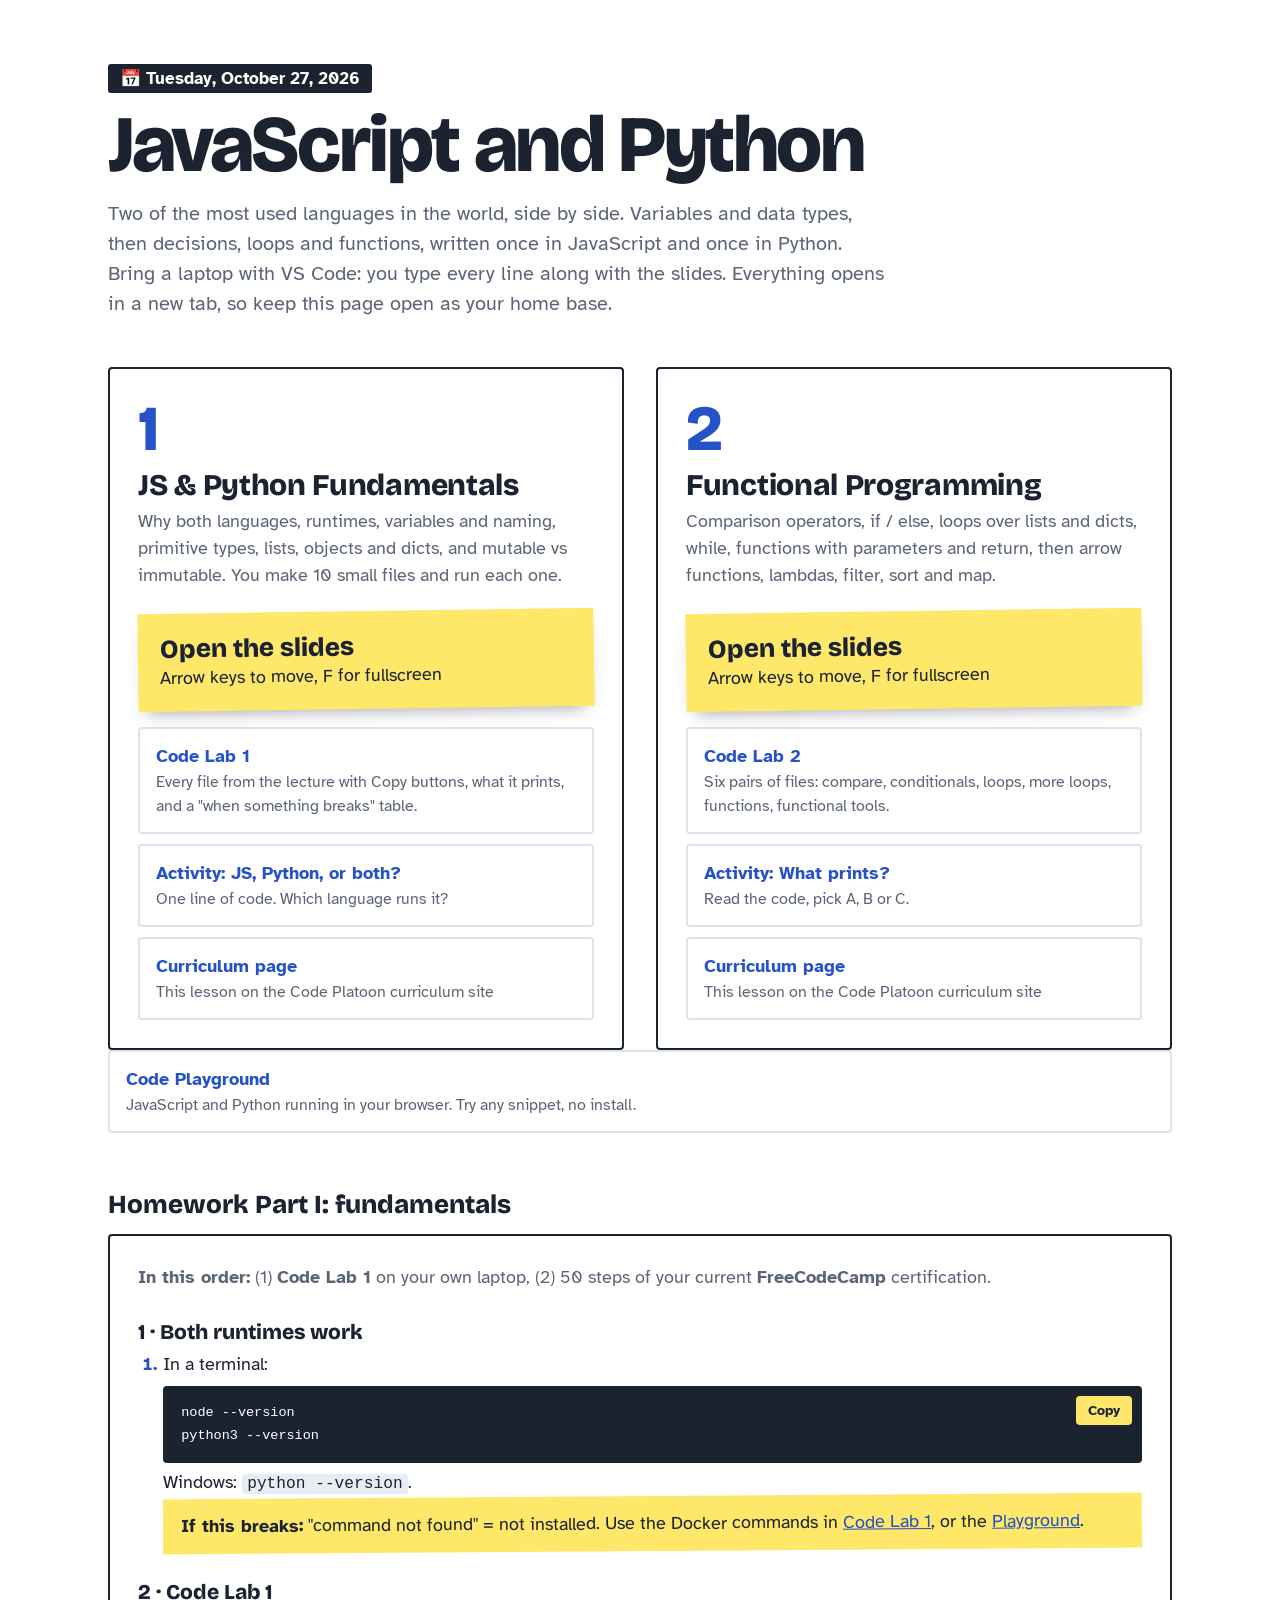
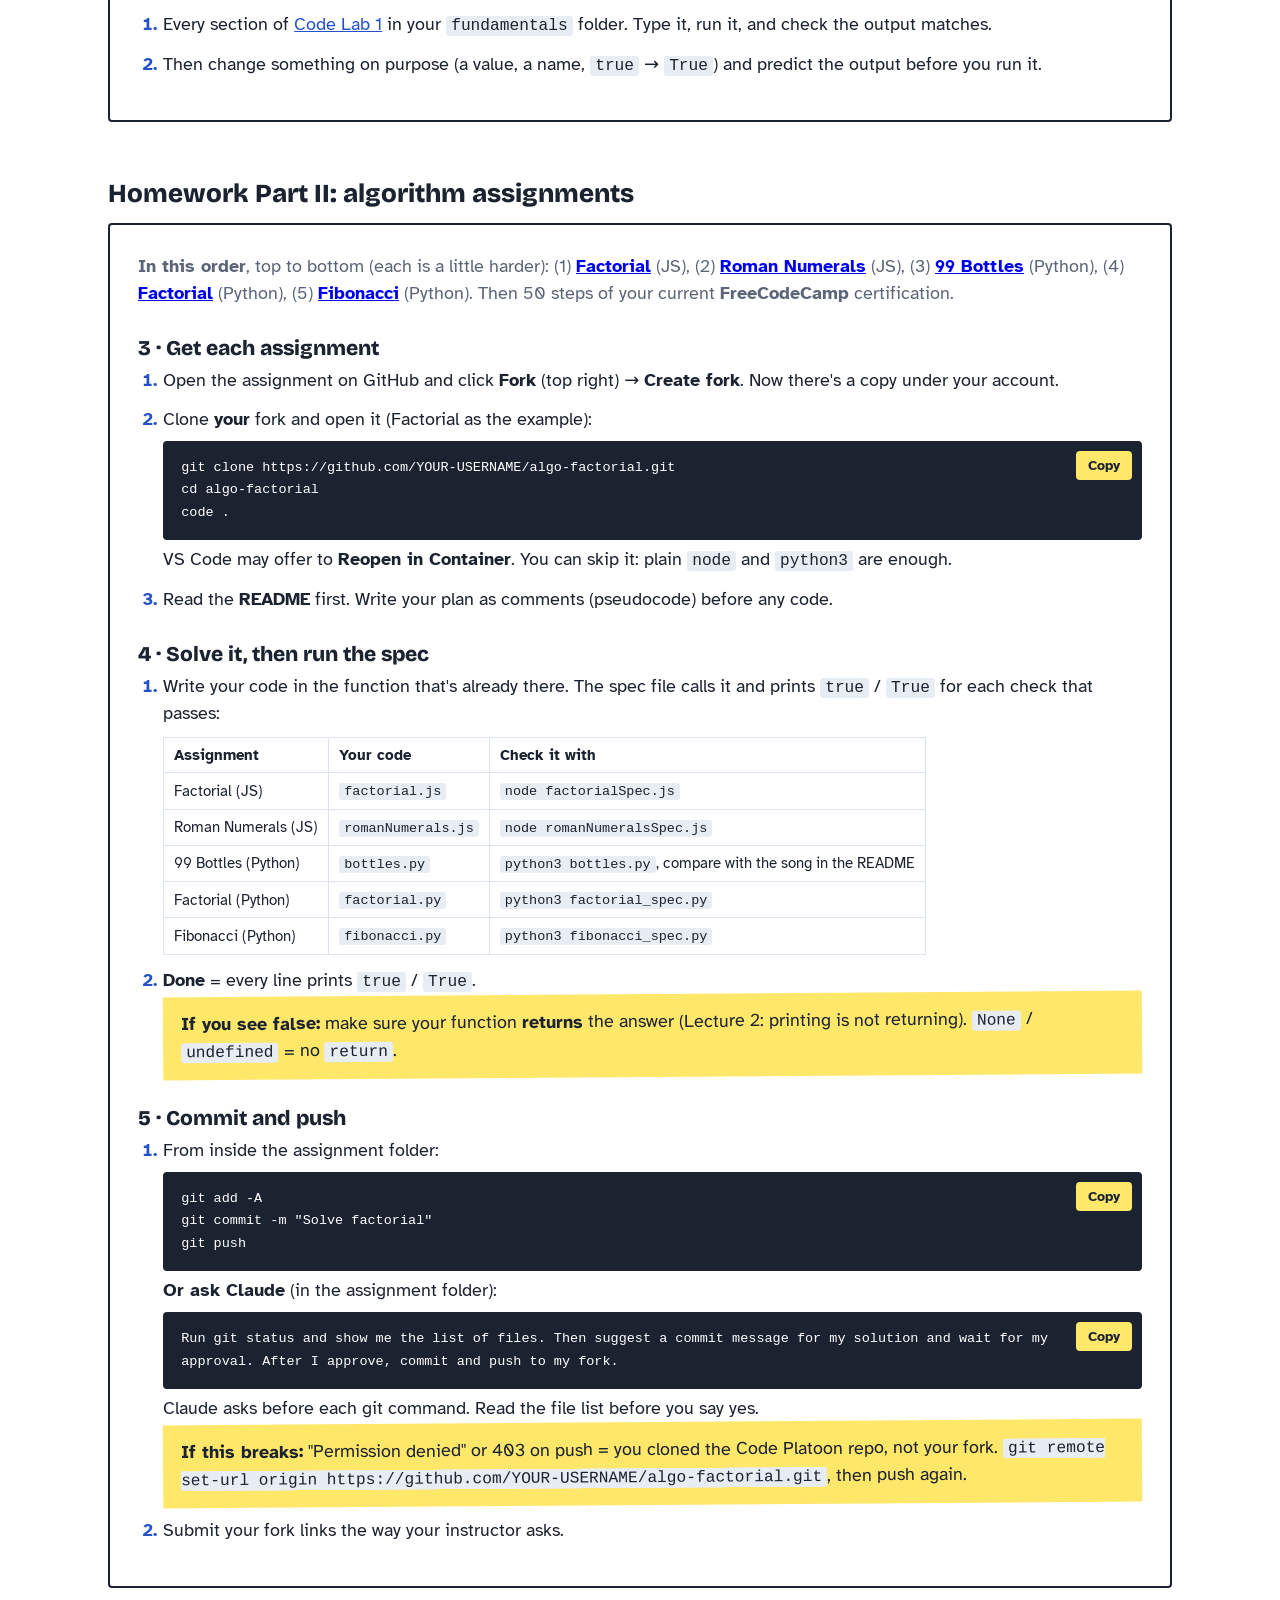
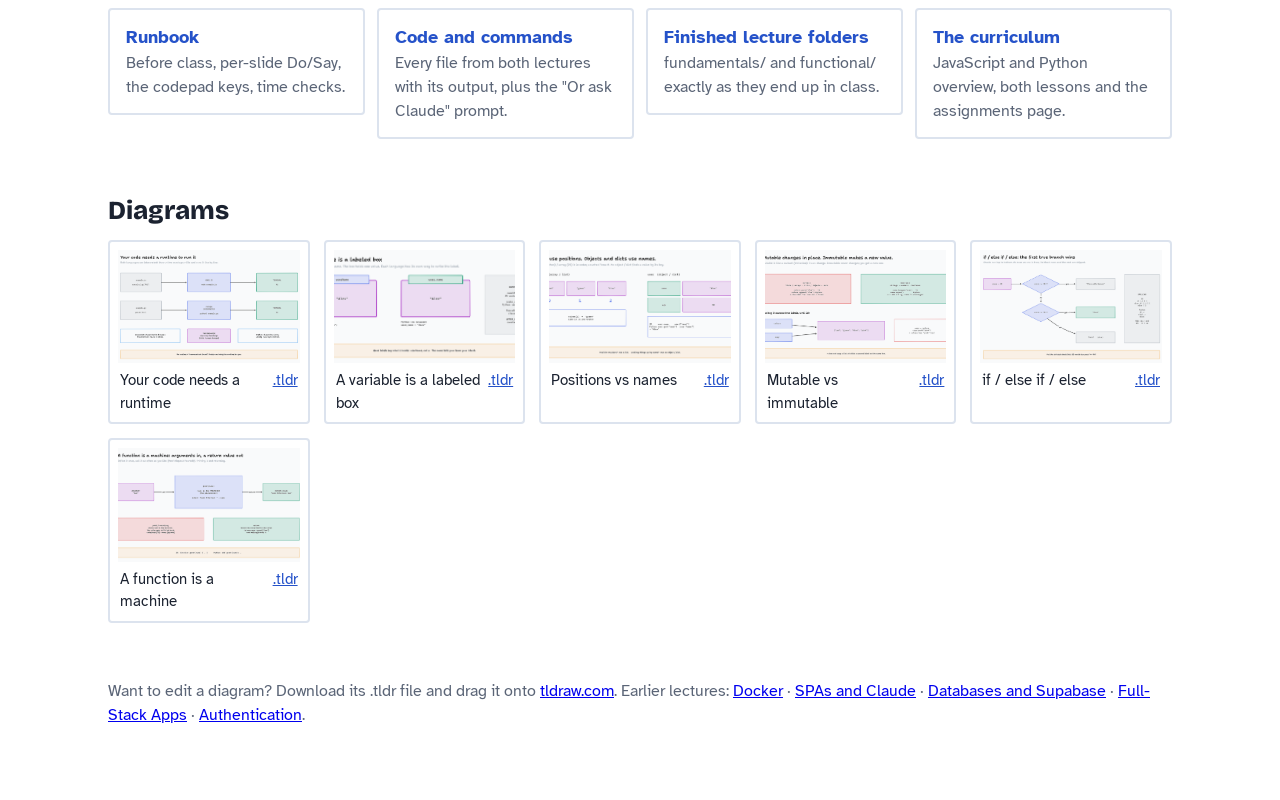
<file: index.html>
<!doctype html>
<html lang="en">
<head>
<meta charset="utf-8">
<meta name="viewport" content="width=device-width, initial-scale=1">
<title>JavaScript and Python</title>
<link href="https://fonts.googleapis.com/css2?family=Atkinson+Hyperlegible:wght@400;700&family=Bricolage+Grotesque:opsz,wght@12..96,700;12..96,800&display=swap" rel="stylesheet">
<style>
  :root { --paper:#f4f6f9; --grid:#dce3ee; --ink:#1b2230; --muted:#5b6577; --blue:#2552c9; --green:#13795b; --sticky:#ffe76a; }
  * { box-sizing: border-box; }
  body { margin: 0; font-family: 'Atkinson Hyperlegible', system-ui, sans-serif; color: var(--ink); font-size: 18px; line-height: 1.5;
    background: var(--paper) linear-gradient(var(--grid) 1px, transparent 1px) -1px -1px / 40px 40px,
                linear-gradient(90deg, var(--grid) 1px, transparent 1px) -1px -1px / 40px 40px; }
  main { max-width: 1120px; margin: 0 auto; padding: 64px 28px 80px; }
  h1 { font: 800 clamp(44px, 7vw, 80px)/0.95 'Bricolage Grotesque', sans-serif; letter-spacing: -0.03em; margin: 0 0 16px; }
  .lede { max-width: 60ch; color: var(--muted); font-size: 20px; margin: 0 0 48px; }
  .lectures { display: grid; grid-template-columns: repeat(auto-fit, minmax(320px, 1fr)); gap: 32px; }
  section { background: #fff; border: 2px solid var(--ink); border-radius: 4px; padding: 28px; }
  .date { display: inline-block; font: 700 17px 'Atkinson Hyperlegible', sans-serif; background: var(--ink); color: #fff; padding: 4px 12px; border-radius: 3px; margin: 0 0 14px; }
  .num { font: 800 64px/1 'Bricolage Grotesque', sans-serif; color: var(--blue); }
  h2 { font: 800 30px/1.1 'Bricolage Grotesque', sans-serif; margin: 8px 0 6px; letter-spacing: -0.01em; }
  section > p { margin: 0 0 22px; color: var(--muted); }
  a.slides { display: block; background: var(--sticky); color: var(--ink); text-decoration: none; padding: 20px 22px; margin-bottom: 18px;
    transform: rotate(-0.8deg); box-shadow: 0 10px 18px -10px rgb(27 34 48 / 0.45); transition: transform .15s; }
  a.slides:hover, a.slides:focus-visible { transform: rotate(0deg) translateY(-2px); }
  a.slides b { display: block; font: 800 26px 'Bricolage Grotesque', sans-serif; }
  ol { list-style: none; margin: 0; padding: 0; display: grid; gap: 10px; }
  ol a { display: block; padding: 14px 16px; border: 2px solid var(--grid); border-radius: 4px; color: var(--ink); text-decoration: none; }
  ol a:hover, ol a:focus-visible { border-color: var(--blue); }
  ol a b { color: var(--blue); }
  ol a span { display: block; color: var(--muted); font-size: 16px; }
  h3 { font: 800 26px 'Bricolage Grotesque', sans-serif; margin: 56px 0 14px; }
  .kit { display: grid; grid-template-columns: repeat(auto-fit, minmax(240px, 1fr)); gap: 12px; }
  .kit a { background: #fff; }
  .gallery { display: grid; grid-template-columns: repeat(auto-fill, minmax(200px, 1fr)); gap: 14px; }
  .gallery figure { margin: 0; background: #fff; border: 2px solid var(--grid); border-radius: 4px; padding: 8px; }
  .gallery img { width: 100%; aspect-ratio: 16/10; object-fit: cover; object-position: top; display: block; }
  .gallery figcaption { font-size: 15px; padding: 6px 2px 0; display: flex; justify-content: space-between; gap: 8px; }
  .gallery figcaption a { color: var(--blue); }
  .install { margin-bottom: 20px; }
  .install h4 { font: 800 21px 'Bricolage Grotesque', sans-serif; margin: 28px 0 6px; }
  .install h4:first-child { margin-top: 0; }
  .install .steps { display: block; list-style: decimal; padding-left: 1.4em; margin: 0 0 14px; }
  .install .steps li::marker { font-weight: 700; color: var(--blue); } .install .steps li { margin-bottom: 12px; }
  .os { display: grid; grid-template-columns: 1fr 1fr; gap: 0 28px; }
  .os h5 { font: 700 17px 'Bricolage Grotesque', sans-serif; margin: 6px 0 4px; }
  @media (max-width: 760px) { .os { grid-template-columns: 1fr; } }
  .install code { font-size: 0.9em; background: #e8ecf3; padding: 1px 5px; border-radius: 3px; }
  .cmdwrap { position: relative; margin: 8px 0 6px; }
  pre.cmd { background: var(--ink); color: #fff; padding: 16px 18px; padding-right: 90px; border-radius: 4px; overflow-x: auto; margin: 0; font-size: 15px; }
  pre.cmd code { background: none; padding: 0; }
  .copy { position: absolute; top: 10px; right: 10px; font: 700 14px 'Atkinson Hyperlegible'; padding: 6px 12px; border-radius: 4px; border: 0; background: var(--sticky); color: var(--ink); cursor: pointer; }
  .fail { margin: 0 0 8px; padding: 14px 18px; background: var(--sticky); transform: rotate(-0.4deg); }
  .install .steps a, details a { display: inline; padding: 0; border: 0; color: var(--blue); text-decoration: underline; }
  details { margin: 6px 0 14px; }
  summary { cursor: pointer; font-weight: 700; color: var(--blue); }
  footer { margin-top: 56px; color: var(--muted); font-size: 16px; }
  a:focus-visible, summary:focus-visible { outline: 3px solid var(--blue); outline-offset: 2px; }
  @media (prefers-reduced-motion: reduce) { a.slides { transition: none; } }
  .install table { border-collapse: collapse; background: #fff; margin: 10px 0; font-size: 15px; display: block; overflow-x: auto; max-width: 100%; }
  .install th, .install td { border: 1px solid var(--grid); padding: 6px 10px; text-align: left; }
</style>
</head>
<body>
<main>
  <p class="date">📅 Tuesday, October 27, 2026</p>
  <h1>JavaScript and Python</h1>
  <p class="lede">Two of the most used languages in the world, side by side. Variables and data types, then decisions, loops and functions, written once in JavaScript and once in Python. Bring a laptop with VS Code: you type every line along with the slides. Everything opens in a new tab, so keep this page open as your home base.</p>

  <div class="lectures">
    <section>
      <div class="num">1</div>
      <h2>JS &amp; Python Fundamentals</h2>
      <p>Why both languages, runtimes, variables and naming, primitive types, lists, objects and dicts, and mutable vs immutable. You make 10 small files and run each one.</p>
      <a class="slides" href="lecture-1-js-python-fundamentals/slides.html" target="_blank" rel="noopener"><b>Open the slides</b>Arrow keys to move, F for fullscreen</a>
      <ol>
        <li><a href="lecture-1-js-python-fundamentals/code-lab/" target="_blank" rel="noopener"><b>Code Lab 1</b><span>Every file from the lecture with Copy buttons, what it prints, and a "when something breaks" table.</span></a></li>
        <li><a href="lecture-1-js-python-fundamentals/activity-js-or-python/" target="_blank" rel="noopener"><b>Activity: JS, Python, or both?</b><span>One line of code. Which language runs it?</span></a></li>
        <li><a href="https://codeplatoon.github.io/se-curriculum/phase-I/01-Fundamentals/3-js-python/1-js-python-fundamentals/" target="_blank" rel="noopener"><b>Curriculum page</b><span>This lesson on the Code Platoon curriculum site</span></a></li>
      </ol>
    </section>
    <section>
      <div class="num">2</div>
      <h2>Functional Programming</h2>
      <p>Comparison operators, if / else, loops over lists and dicts, while, functions with parameters and return, then arrow functions, lambdas, filter, sort and map.</p>
      <a class="slides" href="lecture-2-functional-programming/slides.html" target="_blank" rel="noopener"><b>Open the slides</b>Arrow keys to move, F for fullscreen</a>
      <ol>
        <li><a href="lecture-2-functional-programming/code-lab/" target="_blank" rel="noopener"><b>Code Lab 2</b><span>Six pairs of files: compare, conditionals, loops, more loops, functions, functional tools.</span></a></li>
        <li><a href="lecture-2-functional-programming/activity-what-prints/" target="_blank" rel="noopener"><b>Activity: What prints?</b><span>Read the code, pick A, B or C.</span></a></li>
        <li><a href="https://codeplatoon.github.io/se-curriculum/phase-I/01-Fundamentals/3-js-python/2-functional-programming/" target="_blank" rel="noopener"><b>Curriculum page</b><span>This lesson on the Code Platoon curriculum site</span></a></li>
      </ol>
    </section>
  </div>

  <ol class="kit" style="margin-top:0">
    <li><a href="playground/" target="_blank" rel="noopener"><b>Code Playground</b><span>JavaScript and Python running in your browser. Try any snippet, no install.</span></a></li>
  </ol>

  <h3 id="homework">Homework Part I: fundamentals</h3>
  <section class="install">
    <p><b>In this order:</b> (1) <b>Code Lab 1</b> on your own laptop, (2) 50 steps of your current <b>FreeCodeCamp</b> certification.</p>

    <h4>1 · Both runtimes work</h4>
    <ol class="steps">
      <li>In a terminal:
        <div class="cmdwrap"><pre class="cmd"><code>node --version
python3 --version</code></pre><button type="button" class="copy">Copy</button></div>
        Windows: <code>python --version</code>.
        <p class="fail"><b>If this breaks:</b> "command not found" = not installed. Use the Docker commands in <a href="lecture-1-js-python-fundamentals/code-lab/#nodocker" target="_blank" rel="noopener">Code Lab 1</a>, or the <a href="playground/" target="_blank" rel="noopener">Playground</a>.</p></li>
    </ol>

    <h4>2 · Code Lab 1</h4>
    <ol class="steps">
      <li>Every section of <a href="lecture-1-js-python-fundamentals/code-lab/" target="_blank" rel="noopener">Code Lab 1</a> in your <code>fundamentals</code> folder. Type it, run it, and check the output matches.</li>
      <li>Then change something on purpose (a value, a name, <code>true</code> → <code>True</code>) and predict the output before you run it.</li>
    </ol>
  </section>

  <h3>Homework Part II: algorithm assignments</h3>
  <section class="install">
    <p><b>In this order</b>, top to bottom (each is a little harder): (1) <a href="https://github.com/Code-Platoon-Assignments/algo-factorial" target="_blank" rel="noopener"><b>Factorial</b></a> (JS), (2) <a href="https://github.com/Code-Platoon-Assignments/algo-roman-numerals" target="_blank" rel="noopener"><b>Roman Numerals</b></a> (JS), (3) <a href="https://github.com/Code-Platoon-Assignments/algo-99-bottles-py" target="_blank" rel="noopener"><b>99 Bottles</b></a> (Python), (4) <a href="https://github.com/Code-Platoon-Assignments/algo-factorial-py" target="_blank" rel="noopener"><b>Factorial</b></a> (Python), (5) <a href="https://github.com/Code-Platoon-Assignments/algo-fibonacci-py" target="_blank" rel="noopener"><b>Fibonacci</b></a> (Python). Then 50 steps of your current <b>FreeCodeCamp</b> certification.</p>

    <h4>3 · Get each assignment</h4>
    <ol class="steps">
      <li>Open the assignment on GitHub and click <b>Fork</b> (top right) → <b>Create fork</b>. Now there's a copy under your account.</li>
      <li>Clone <b>your</b> fork and open it (Factorial as the example):
        <div class="cmdwrap"><pre class="cmd"><code>git clone https://github.com/YOUR-USERNAME/algo-factorial.git
cd algo-factorial
code .</code></pre><button type="button" class="copy">Copy</button></div>
        VS Code may offer to <b>Reopen in Container</b>. You can skip it: plain <code>node</code> and <code>python3</code> are enough.</li>
      <li>Read the <b>README</b> first. Write your plan as comments (pseudocode) before any code.</li>
    </ol>

    <h4>4 · Solve it, then run the spec</h4>
    <ol class="steps">
      <li>Write your code in the function that's already there. The spec file calls it and prints <code>true</code> / <code>True</code> for each check that passes:
        <table>
          <tr><th>Assignment</th><th>Your code</th><th>Check it with</th></tr>
          <tr><td>Factorial (JS)</td><td><code>factorial.js</code></td><td><code>node factorialSpec.js</code></td></tr>
          <tr><td>Roman Numerals (JS)</td><td><code>romanNumerals.js</code></td><td><code>node romanNumeralsSpec.js</code></td></tr>
          <tr><td>99 Bottles (Python)</td><td><code>bottles.py</code></td><td><code>python3 bottles.py</code>, compare with the song in the README</td></tr>
          <tr><td>Factorial (Python)</td><td><code>factorial.py</code></td><td><code>python3 factorial_spec.py</code></td></tr>
          <tr><td>Fibonacci (Python)</td><td><code>fibonacci.py</code></td><td><code>python3 fibonacci_spec.py</code></td></tr>
        </table></li>
      <li><b>Done</b> = every line prints <code>true</code> / <code>True</code>.
        <p class="fail"><b>If you see false:</b> make sure your function <b>returns</b> the answer (Lecture 2: printing is not returning). <code>None</code> / <code>undefined</code> = no <code>return</code>.</p></li>
    </ol>

    <h4>5 · Commit and push</h4>
    <ol class="steps">
      <li>From inside the assignment folder:
        <div class="cmdwrap"><pre class="cmd"><code>git add -A
git commit -m "Solve factorial"
git push</code></pre><button type="button" class="copy">Copy</button></div>
        <b>Or ask Claude</b> (in the assignment folder):
        <div class="cmdwrap"><pre class="cmd" style="white-space:pre-wrap"><code>Run git status and show me the list of files. Then suggest a commit message for my solution and wait for my approval. After I approve, commit and push to my fork.</code></pre><button type="button" class="copy">Copy</button></div>
        Claude asks before each git command. Read the file list before you say yes.
        <p class="fail"><b>If this breaks:</b> "Permission denied" or 403 on push = you cloned the Code Platoon repo, not your fork. <code>git remote set-url origin https://github.com/YOUR-USERNAME/algo-factorial.git</code>, then push again.</p></li>
      <li>Submit your fork links the way your instructor asks.</li>
    </ol>
  </section>

  <ol class="kit">
    <li><a href="https://github.com/kabeier/intro-js-py/blob/main/demo-kit/RUNBOOK.md" target="_blank" rel="noopener"><b>Runbook</b><span>Before class, per-slide Do/Say, the codepad keys, time checks.</span></a></li>
    <li><a href="https://github.com/kabeier/intro-js-py/blob/main/demo-kit/prompts.md" target="_blank" rel="noopener"><b>Code and commands</b><span>Every file from both lectures with its output, plus the "Or ask Claude" prompt.</span></a></li>
    <li><a href="https://github.com/kabeier/intro-js-py/tree/main/demo-kit" target="_blank" rel="noopener"><b>Finished lecture folders</b><span>fundamentals/ and functional/ exactly as they end up in class.</span></a></li>
    <li><a href="https://codeplatoon.github.io/se-curriculum/phase-I/01-Fundamentals/3-js-python/" target="_blank" rel="noopener"><b>The curriculum</b><span>JavaScript and Python overview, both lessons and the assignments page.</span></a></li>
  </ol>

  <h3>Diagrams</h3>
  <div class="gallery" id="gallery"></div>

  <footer>Want to edit a diagram? Download its .tldr file and drag it onto <a href="https://www.tldraw.com" target="_blank" rel="noopener">tldraw.com</a>. Earlier lectures: <a href="https://kabeier.github.io/intro-docker/" target="_blank" rel="noopener">Docker</a> · <a href="https://kabeier.github.io/SPAs-and-Claude/" target="_blank" rel="noopener">SPAs and Claude</a> · <a href="https://kabeier.github.io/Databases-and-Supabase/" target="_blank" rel="noopener">Databases and Supabase</a> · <a href="https://kabeier.github.io/Claude-and-full-stack-apps/" target="_blank" rel="noopener">Full-Stack Apps</a> · <a href="https://kabeier.github.io/Claude-and-auth/" target="_blank" rel="noopener">Authentication</a>.</footer>
</main>
<script>
  document.querySelectorAll('.copy').forEach((b) => b.onclick = async () => {
    await navigator.clipboard.writeText(b.previousElementSibling.innerText.trim()); b.textContent = 'Copied'; setTimeout(() => (b.textContent = 'Copy'), 1500)
  })
  const DIAGRAMS = [
    ['JP1-01-runtimes', 'Your code needs a runtime'], ['JP1-02-labeled-box', 'A variable is a labeled box'],
    ['JP1-03-index-vs-key', 'Positions vs names'], ['JP1-04-mutable', 'Mutable vs immutable'],
    ['JP2-01-if-flow', 'if / else if / else'], ['JP2-02-function-machine', 'A function is a machine'],
  ]
  document.getElementById('gallery').innerHTML = DIAGRAMS.map(([f, t]) => `
    <figure><a href="diagrams/${f}.png" target="_blank" rel="noopener"><img src="diagrams/${f}.png" alt="${t}" loading="lazy"></a>
    <figcaption>${t}<a href="diagrams/${f}.tldr" download>.tldr</a></figcaption></figure>`).join('')
</script>
</body>
</html>
</file>
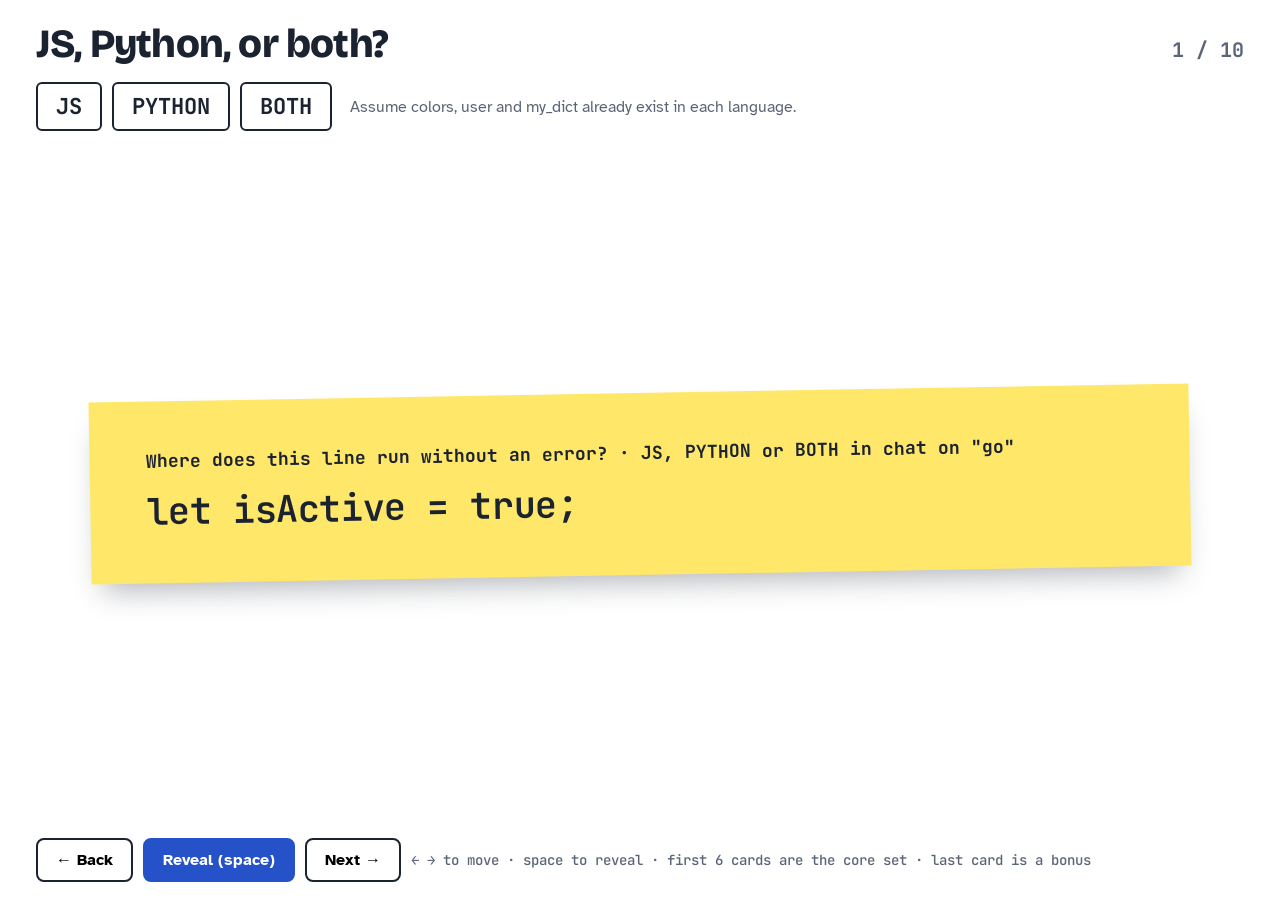
<file: lecture-1-js-python-fundamentals/activity-js-or-python/index.html>
<!doctype html>
<html lang="en">
<head>
<meta charset="utf-8">
<meta name="viewport" content="width=device-width, initial-scale=1">
<title>JS, Python, or both? · JS & Python Fundamentals</title>
<link href="https://fonts.googleapis.com/css2?family=Atkinson+Hyperlegible:wght@400;700&family=Bricolage+Grotesque:opsz,wght@12..96,700;12..96,800&family=JetBrains+Mono:wght@500;700&display=swap" rel="stylesheet">
<style>
  :root { --paper:#f4f6f9; --grid:#dce3ee; --ink:#1b2230; --muted:#5b6577; --blue:#2552c9; --green:#13795b; --red:#c8372d; --sticky:#ffe76a; }
  * { box-sizing: border-box; }
  html, body { height: 100%; margin: 0; }
  body { font-family: 'Atkinson Hyperlegible', system-ui, sans-serif; color: var(--ink); display: grid; grid-template-rows: auto auto 1fr auto;
    background: var(--paper) linear-gradient(var(--grid) 1px, transparent 1px) 0 0 / 40px 40px,
                linear-gradient(90deg, var(--grid) 1px, transparent 1px) 0 0 / 40px 40px; }
  header { padding: 20px 36px 0; display: flex; justify-content: space-between; align-items: baseline; gap: 20px; }
  h1 { font: 800 40px 'Bricolage Grotesque', sans-serif; margin: 0; letter-spacing: -0.02em; }
  .count { font: 700 20px 'JetBrains Mono', monospace; color: var(--muted); }
  .bank { display: flex; flex-wrap: wrap; gap: 10px; padding: 14px 36px 0; }
  .bank button { font: 700 22px 'JetBrains Mono', monospace; background: #fff; border: 2px solid var(--ink); border-radius: 6px; padding: 8px 18px; cursor: pointer; color: var(--ink); }
  .bank button.hit { background: var(--green); border-color: var(--green); color: #fff; }
  .bank button.miss { background: var(--red); border-color: var(--red); color: #fff; }
  .bank .legend { align-self: center; font-size: 16px; color: var(--muted); margin-left: 8px; }
  .stagearea { display: grid; place-items: center; padding: 20px 36px; }
  .card { width: min(1100px, 100%); background: var(--sticky); padding: 48px 56px; transform: rotate(-1deg);
    box-shadow: 0 18px 30px -12px rgb(27 34 48 / 0.35); }
  .who { font: 700 18px 'JetBrains Mono', monospace; margin-bottom: 14px; }
  .q { font: 700 clamp(26px, 3.2vw, 44px)/1.2 'Bricolage Grotesque', sans-serif; letter-spacing: -0.01em; }
  .q small { display: block; font: 400 clamp(20px, 2vw, 28px)/1.45 'Atkinson Hyperlegible', sans-serif; margin-top: 18px; }
  code { font: 600 .9em 'JetBrains Mono', monospace; }
  .a { margin-top: 30px; background: #fff; border-left: 10px solid var(--green); padding: 18px 24px; font-size: clamp(20px, 2vw, 28px); line-height: 1.4; display: none; }
  .a b { display: block; font: 800 clamp(28px, 3vw, 42px) 'Bricolage Grotesque', sans-serif; color: var(--green); }
  .card.revealed .a { display: block; }
  footer { padding: 0 36px 18px; display: flex; gap: 10px; align-items: center; flex-wrap: wrap; font: 500 14px 'JetBrains Mono'; color: var(--muted); }
  footer button { font: 700 16px 'Atkinson Hyperlegible'; padding: 10px 18px; border-radius: 8px; border: 2px solid var(--ink); background: #fff; cursor: pointer; }
  footer button.go { background: var(--blue); color: #fff; border-color: var(--blue); }
  button:focus-visible { outline: 3px solid var(--blue); outline-offset: 2px; }
</style>
</head>
<body>
<header>
  <h1>JS, Python, or both?</h1>
  <span class="count" id="count"></span>
</header>
<div class="bank" id="bank">
  <!-- One button per possible answer. A card's answer must match a button's text exactly. -->
  <button type="button">JS</button><button type="button">PYTHON</button><button type="button">BOTH</button>
  <span class="legend">Assume colors, user and my_dict already exist in each language.</span>
</div>
<div class="stagearea">
  <div class="card" id="card">
    <div class="who">Where does this line run without an error? · JS, PYTHON or BOTH in chat on "go"</div>
    <div class="q" id="q"></div>
    <div class="a" id="a"></div>
  </div>
</div>
<footer>
  <button id="prev">← Back</button><button class="go" id="reveal">Reveal (space)</button><button id="next">Next →</button>
  <span>← → to move · space to reveal · first 6 cards are the core set · last card is a bonus</span>
</footer>
<script>
  // [request, answer, why]
  const Q = [
    [
        "<code>let isActive = true;</code>",
        "JS",
        "<code>let</code> and lowercase <code>true</code> are JavaScript. Python has no <code>let</code>: SyntaxError."
    ],
    [
        "<code>is_active = True</code>",
        "PYTHON",
        "Capital <code>True</code> is Python. In JS it's <code>ReferenceError: True is not defined</code>."
    ],
    [
        "<code>console.log(colors[1]);</code>",
        "JS",
        "<code>console.log</code> is how JS prints. Python prints with <code>print()</code>."
    ],
    [
        "<code>print(colors[0])</code>",
        "PYTHON",
        "<code>print()</code> is Python. Node says <code>ReferenceError: print is not defined</code>."
    ],
    [
        "<code>colors[1]</code>",
        "BOTH",
        "Index access is spelled the same in both, and both count from 0: it's the second item."
    ],
    [
        "<code>user.name</code>",
        "JS",
        "Dot notation reads a JS object. A Python dict has no <code>.name</code> (AttributeError): use <code>user.get(\"name\")</code> or <code>user[\"name\"]</code>."
    ],
    [
        "<code>data = None</code>",
        "PYTHON",
        "<code>None</code> is Python's \"empty on purpose\". JS uses <code>null</code>; <code>None</code> isn't defined there."
    ],
    [
        "<code>9.99</code>",
        "BOTH",
        "Both have decimals. JS calls it a <code>number</code>; Python calls it a <code>float</code>."
    ],
    [
        "<code>my_dict[\"middle_initial\"] = \"M\"</code>",
        "BOTH",
        "Bracket notation adds a key in both: a JS object and a Python dict."
    ],
    [
        "Bonus: <code>let value;</code> then print <code>value</code>",
        "JS",
        "Declared but never set is <code>undefined</code>: JS only. Python has no way to make a variable without a value."
    ]
  ]
  let i = 0
  const $ = (s) => document.querySelector(s)
  const btns = [...document.querySelectorAll('#bank button')]
  function draw() {
    $('#card').classList.remove('revealed')
    $('#q').innerHTML = Q[i][0]
    $('#a').innerHTML = `<b>${Q[i][1]}</b>${Q[i][2]}`
    $('#count').textContent = `${i + 1} / ${Q.length}`
    btns.forEach((s) => s.className = '')
  }
  function reveal(picked) {
    $('#card').classList.add('revealed')
    btns.forEach((s) => s.className = s.textContent === Q[i][1] ? 'hit' : (s.textContent === picked ? 'miss' : ''))
  }
  btns.forEach((b) => b.onclick = () => reveal(b.textContent))
  const go = (n) => { i = Math.min(Math.max(n, 0), Q.length - 1); draw() }
  $('#prev').onclick = () => go(i - 1); $('#next').onclick = () => go(i + 1); $('#reveal').onclick = () => reveal()
  addEventListener('keydown', (e) => {
    if (e.key === ' ') { e.preventDefault(); reveal() }
    if (e.key === 'ArrowRight') go(i + 1)
    if (e.key === 'ArrowLeft') go(i - 1)
  })
  draw()
</script>
</body>
</html>
</file>
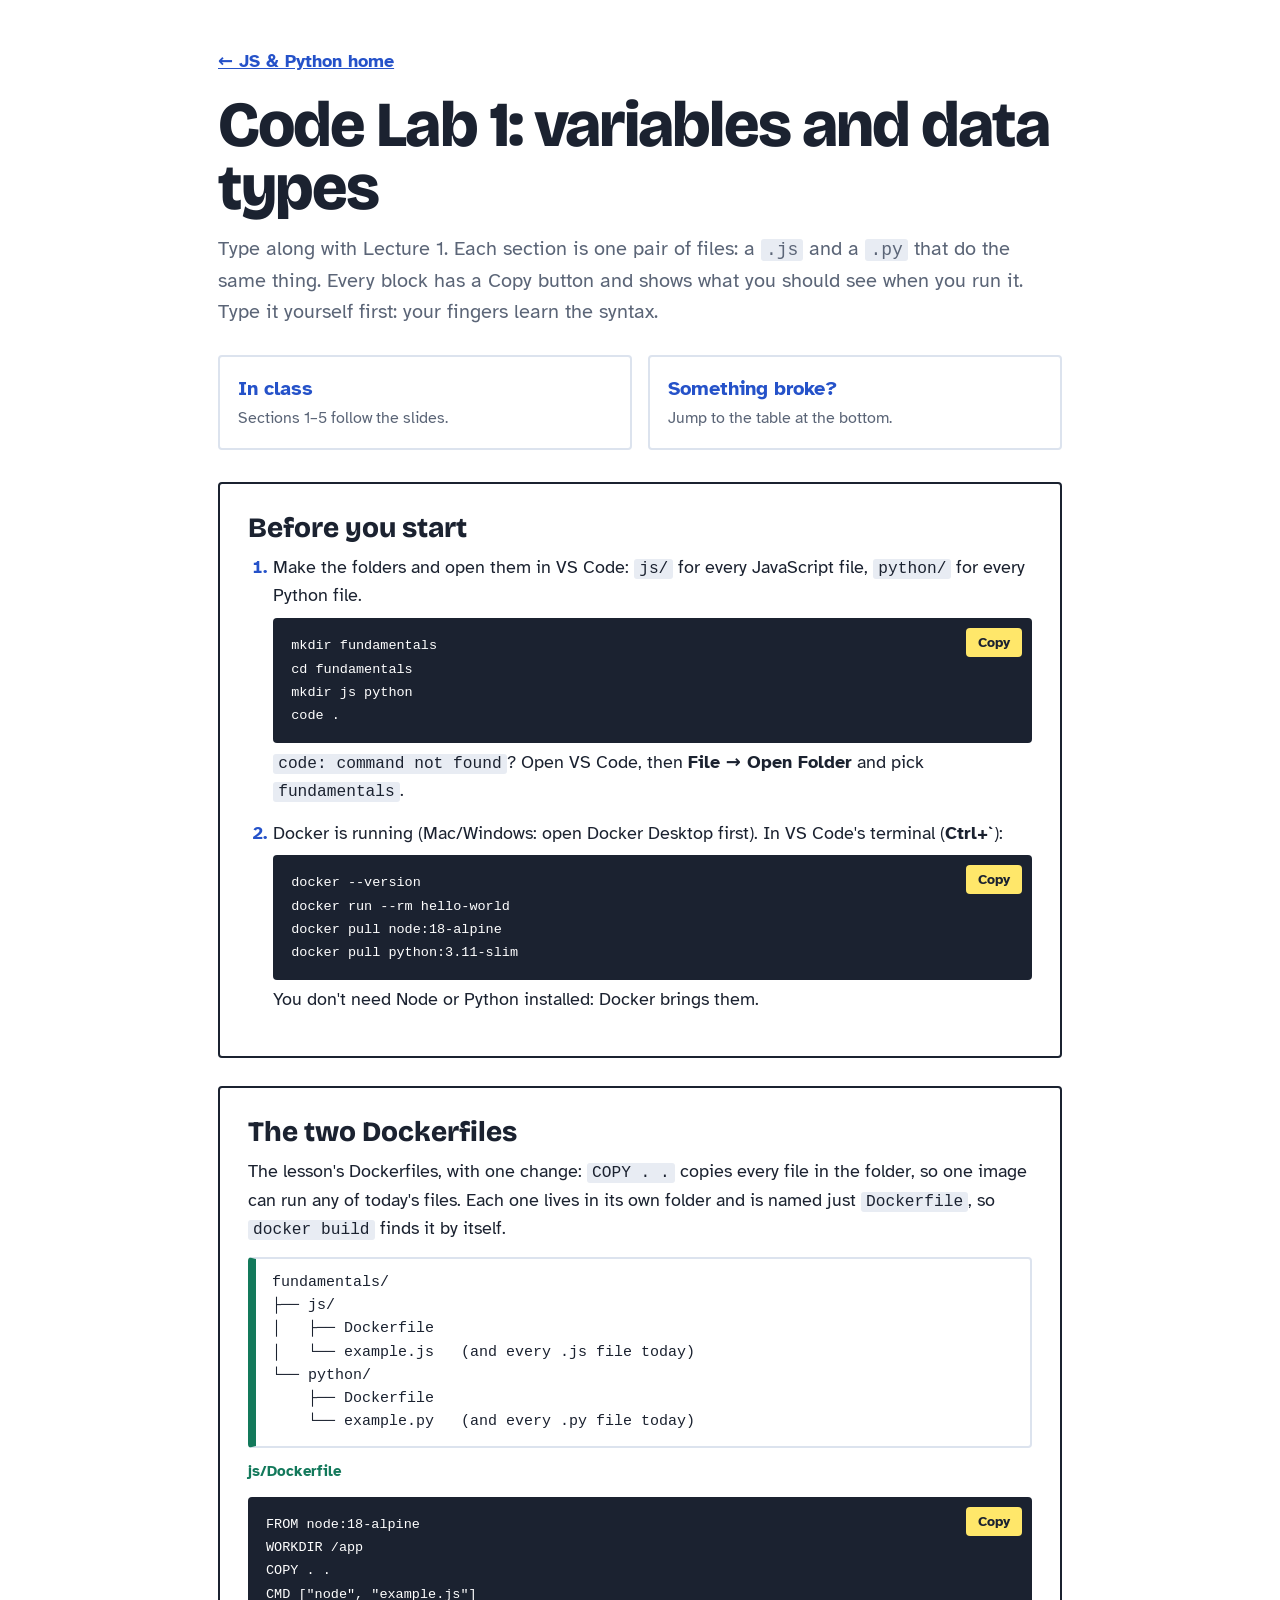
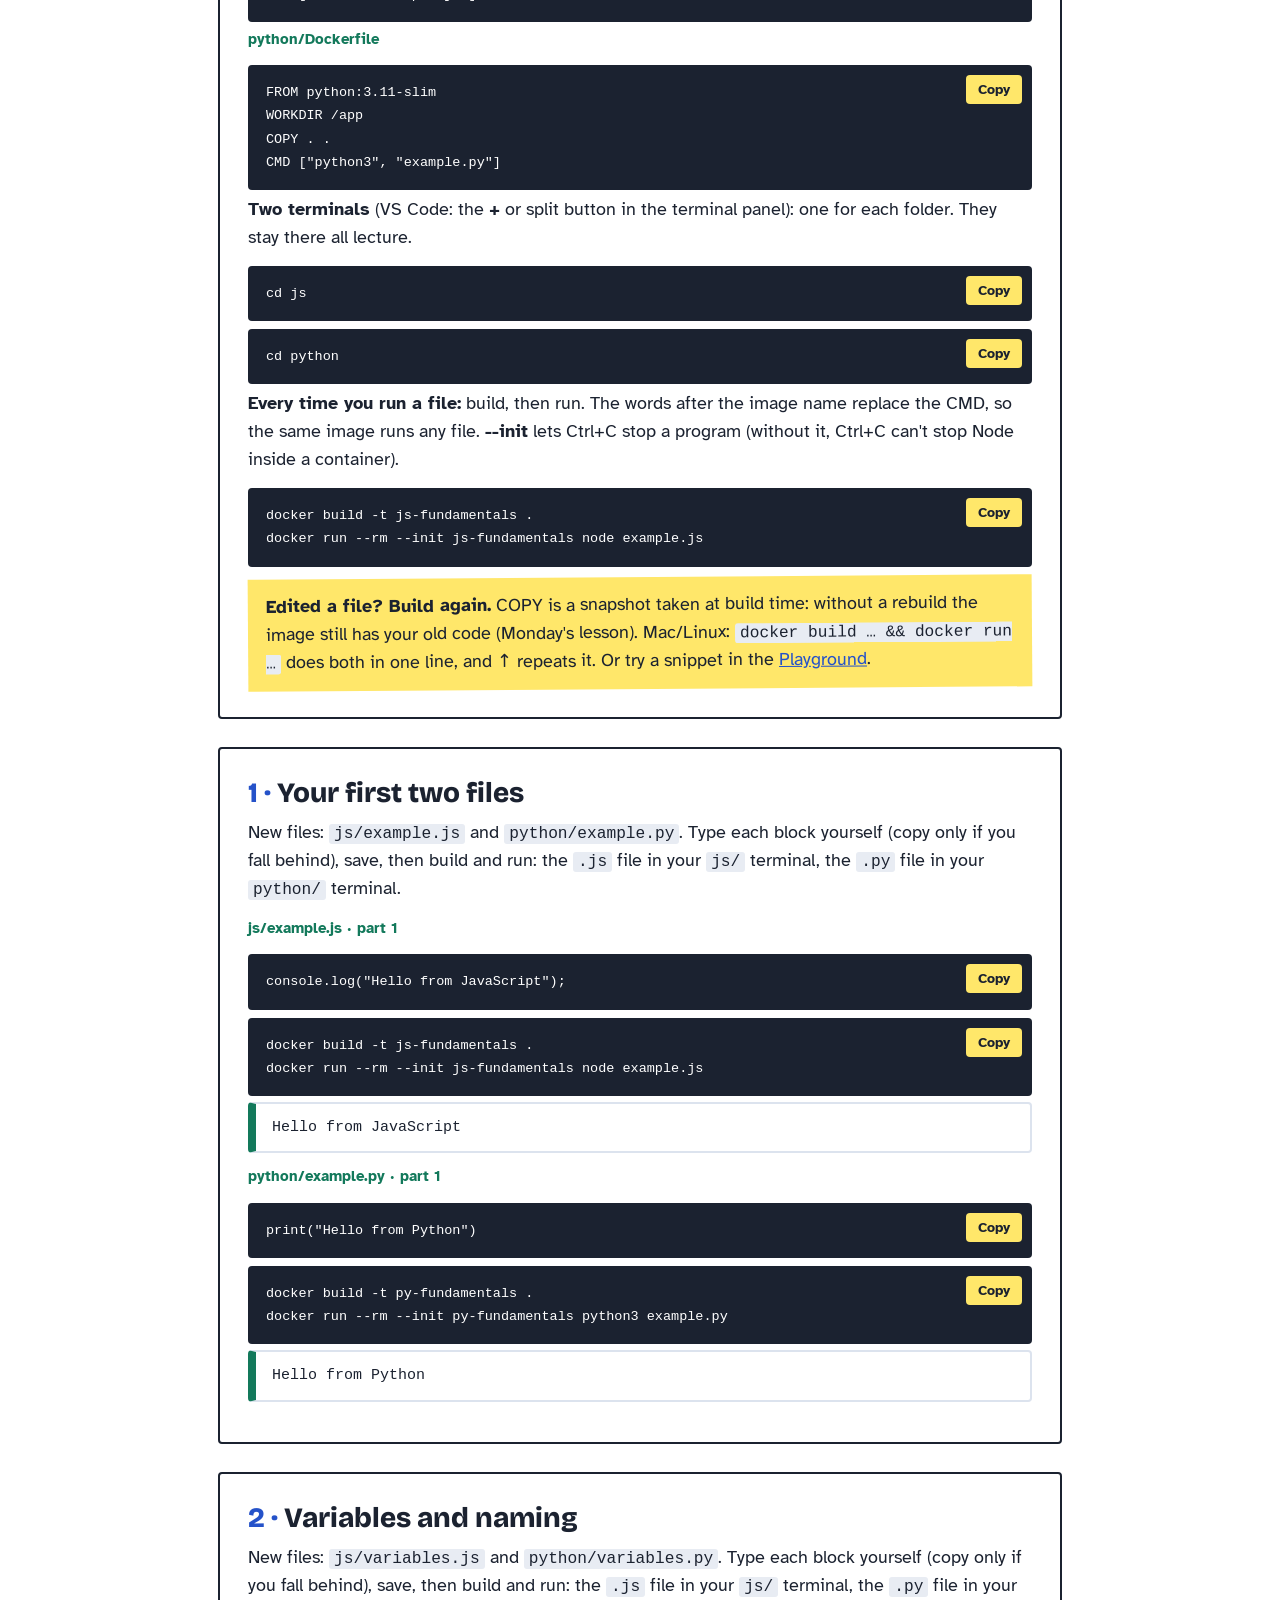
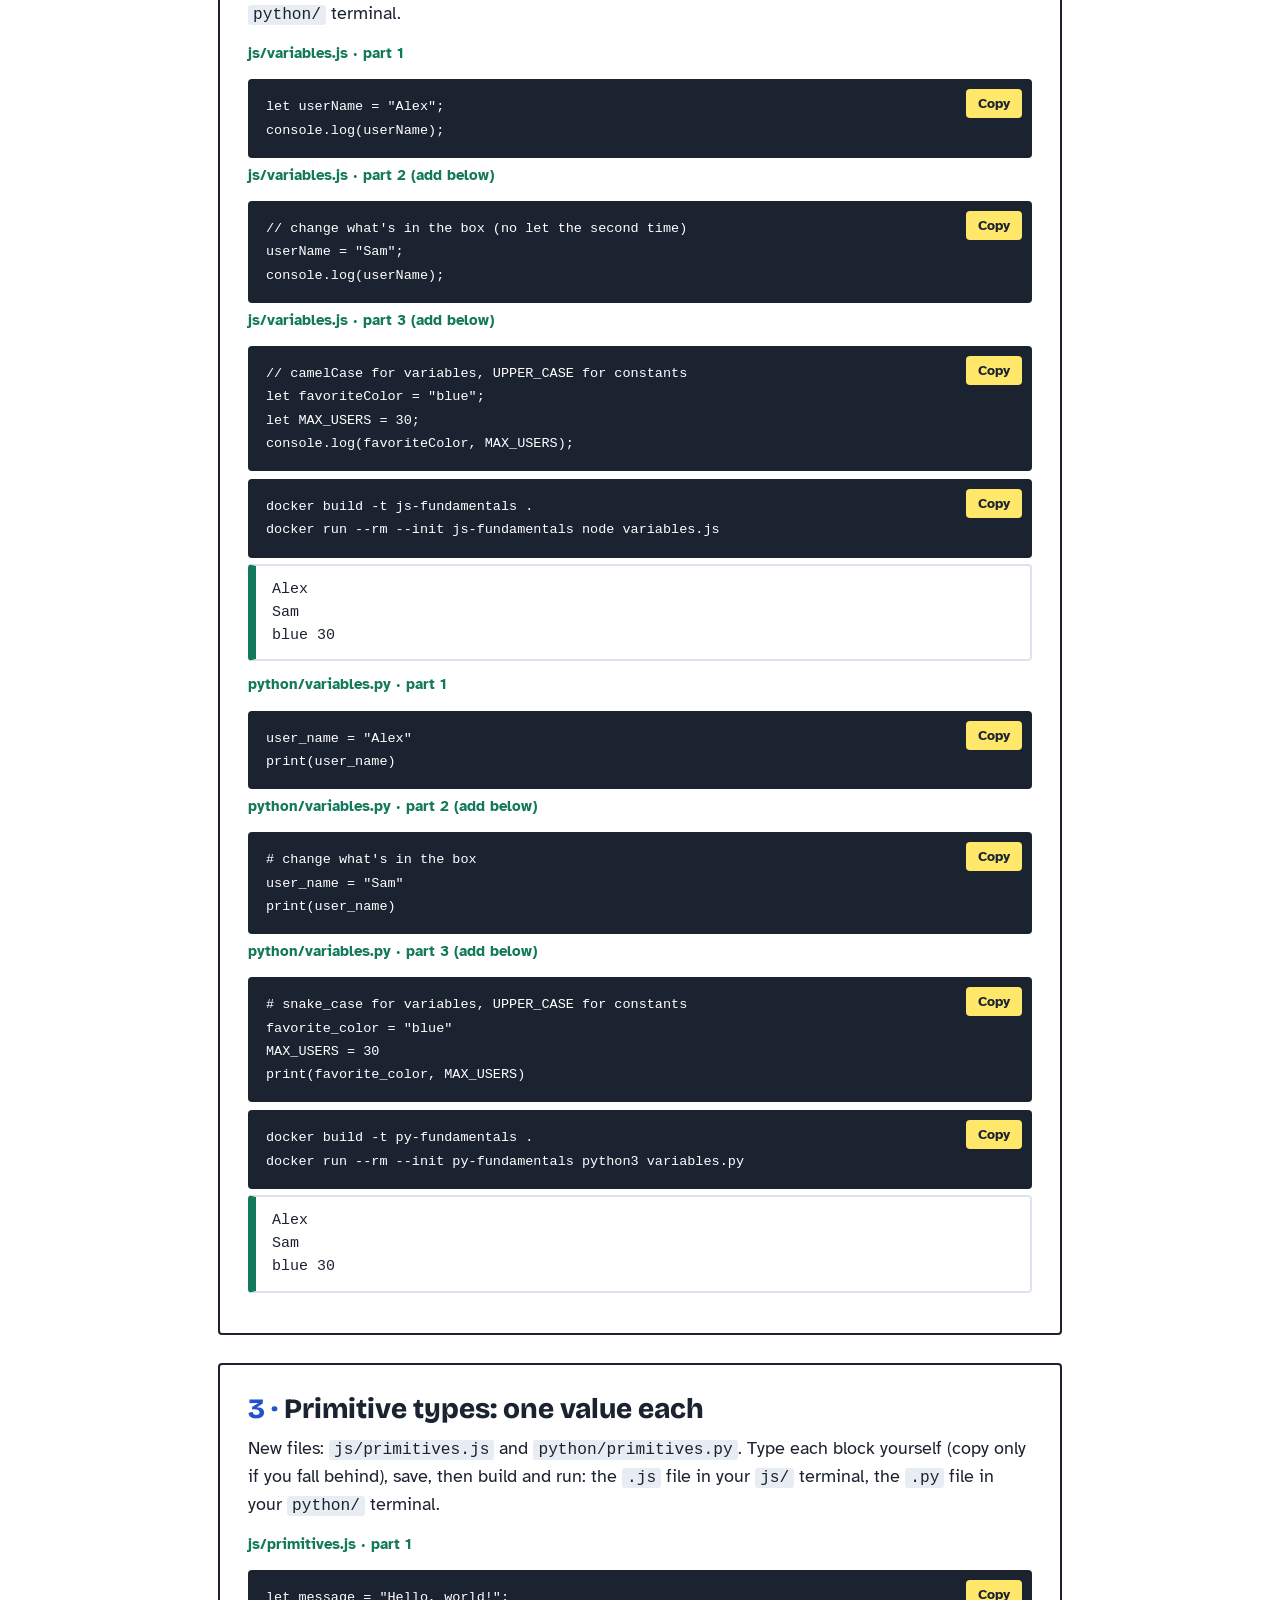
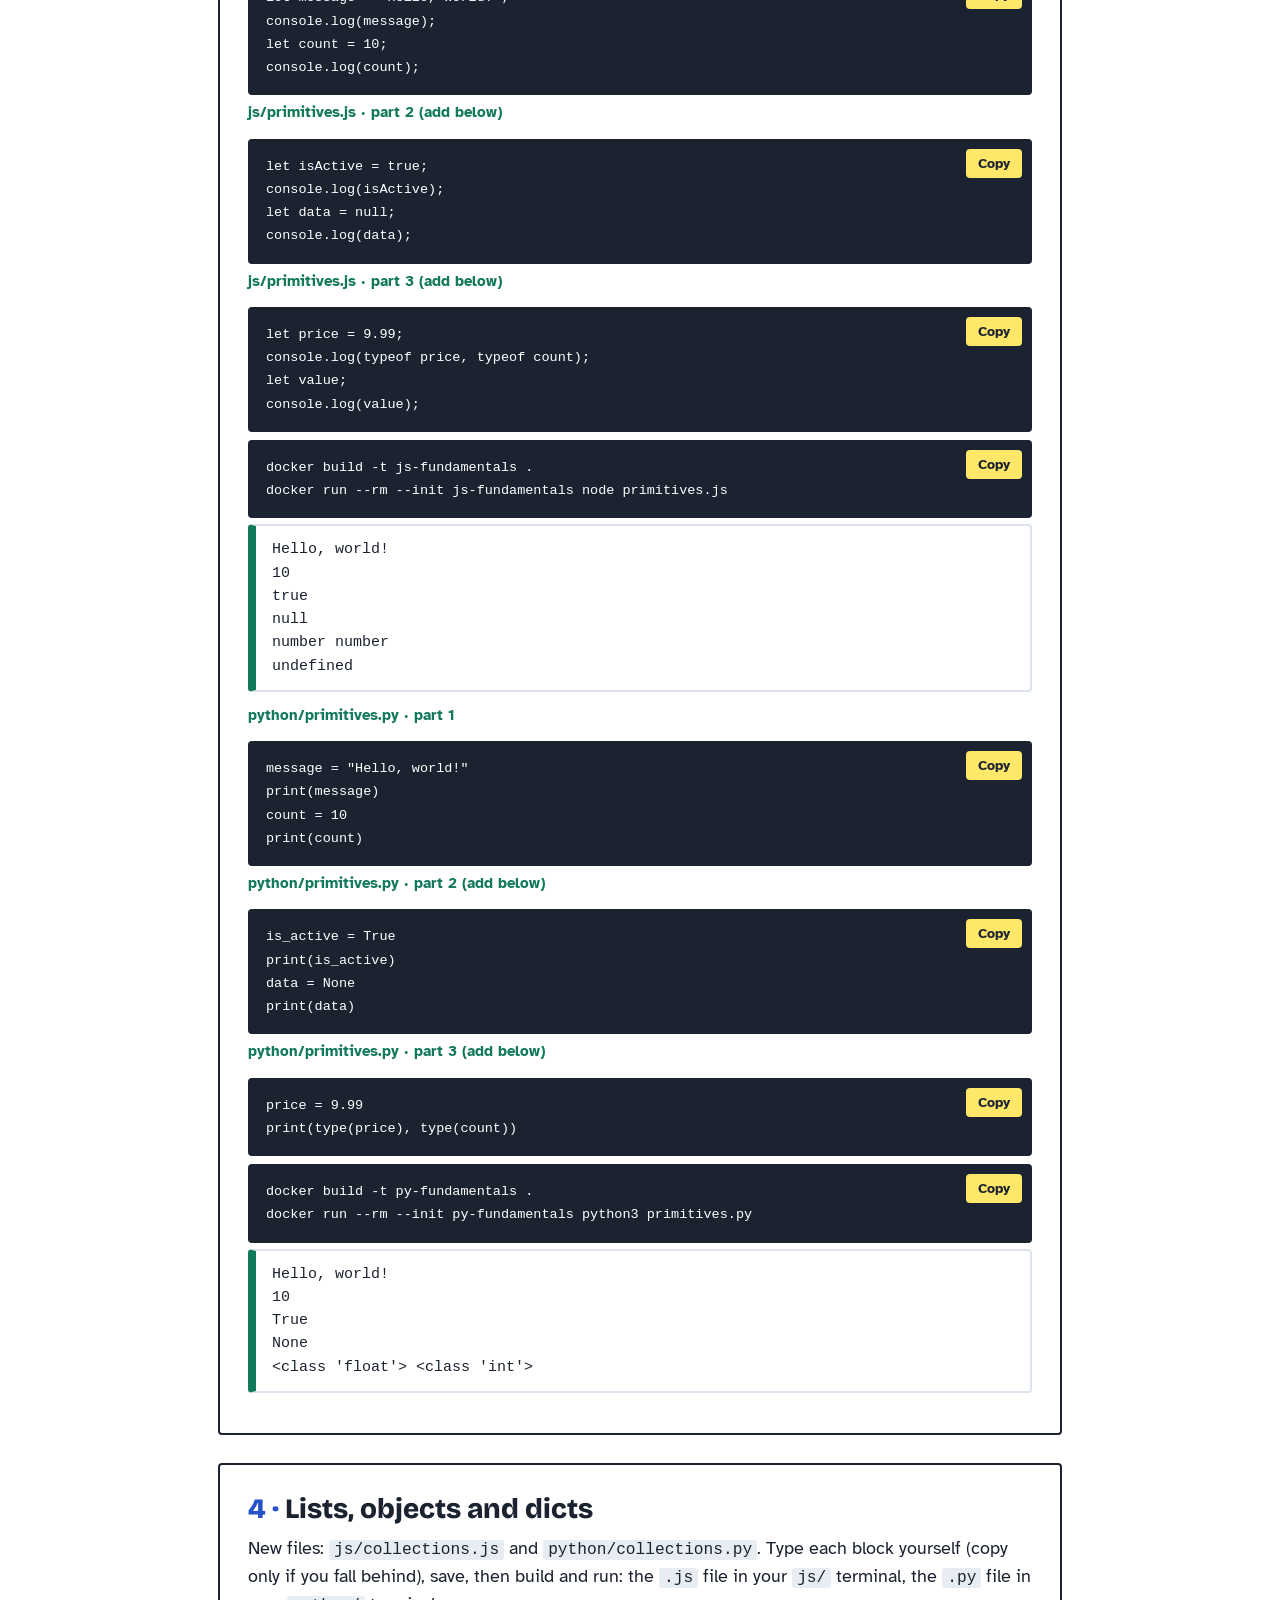
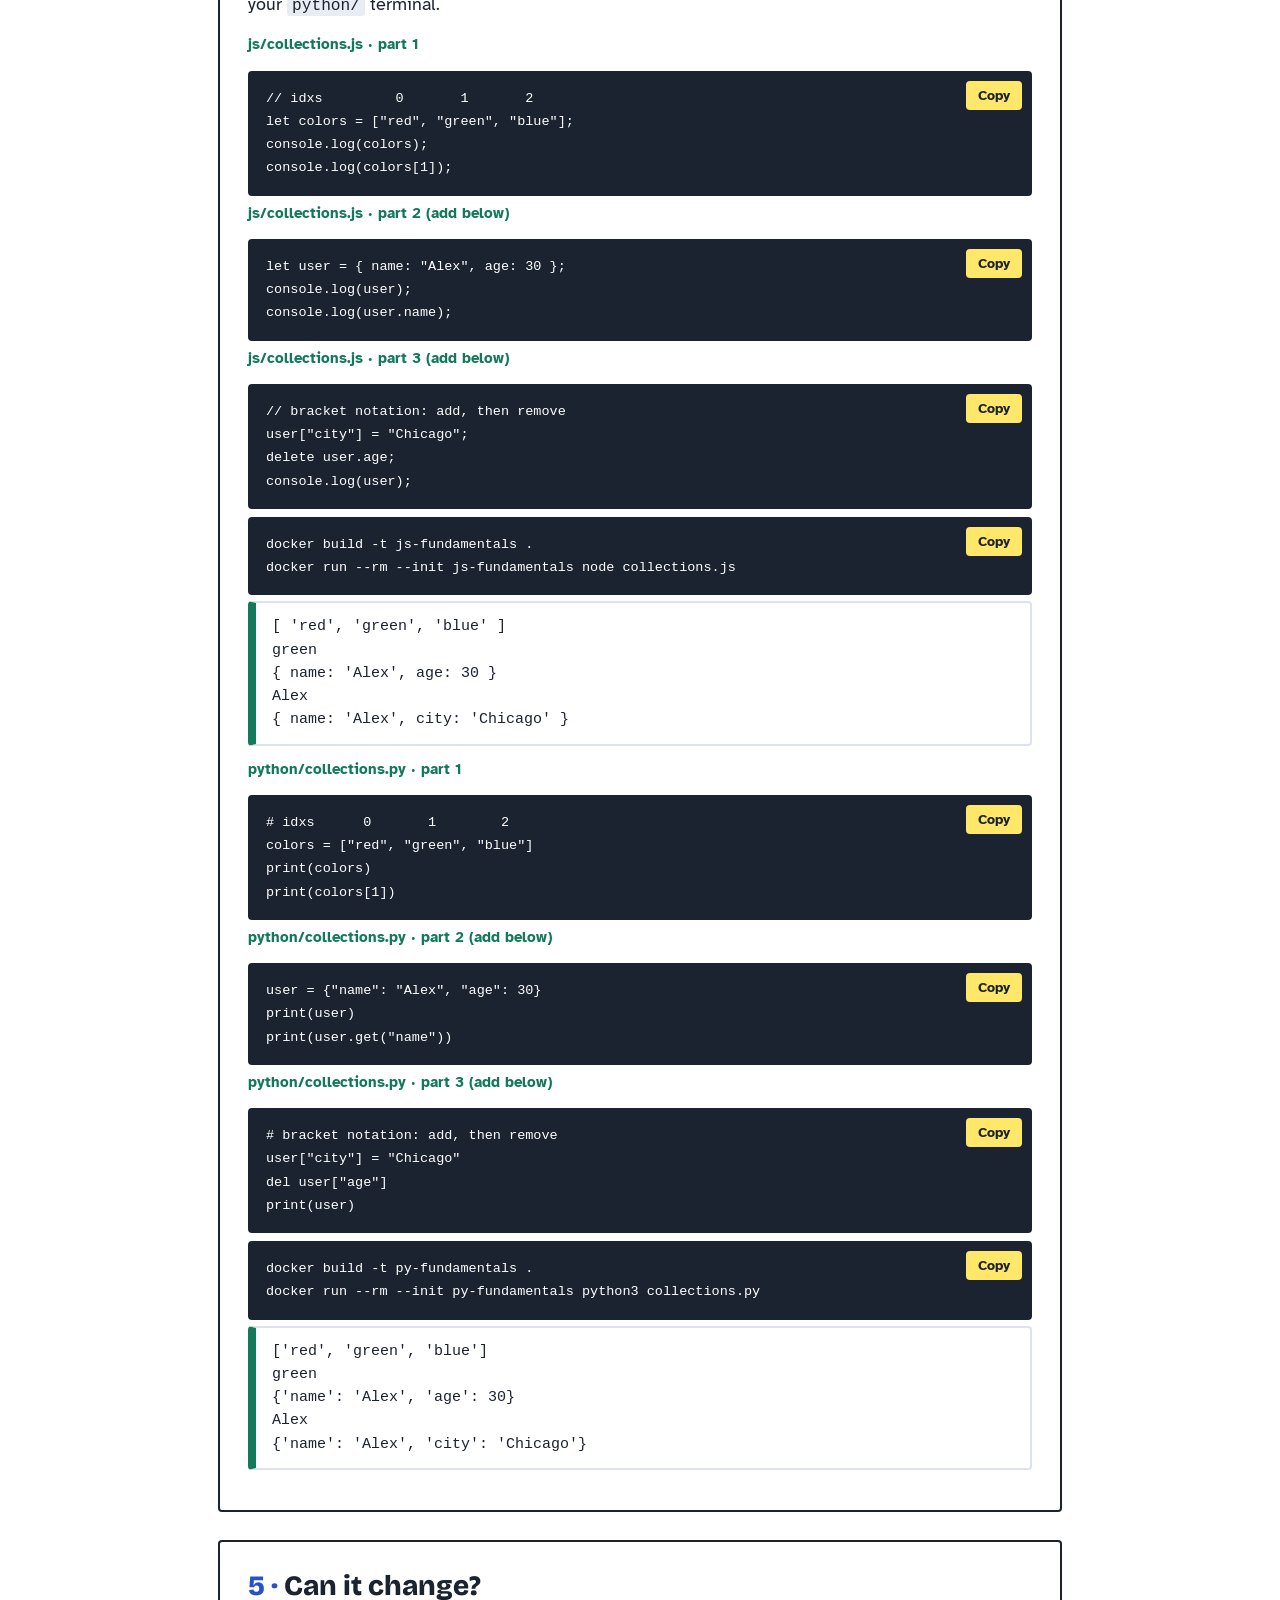
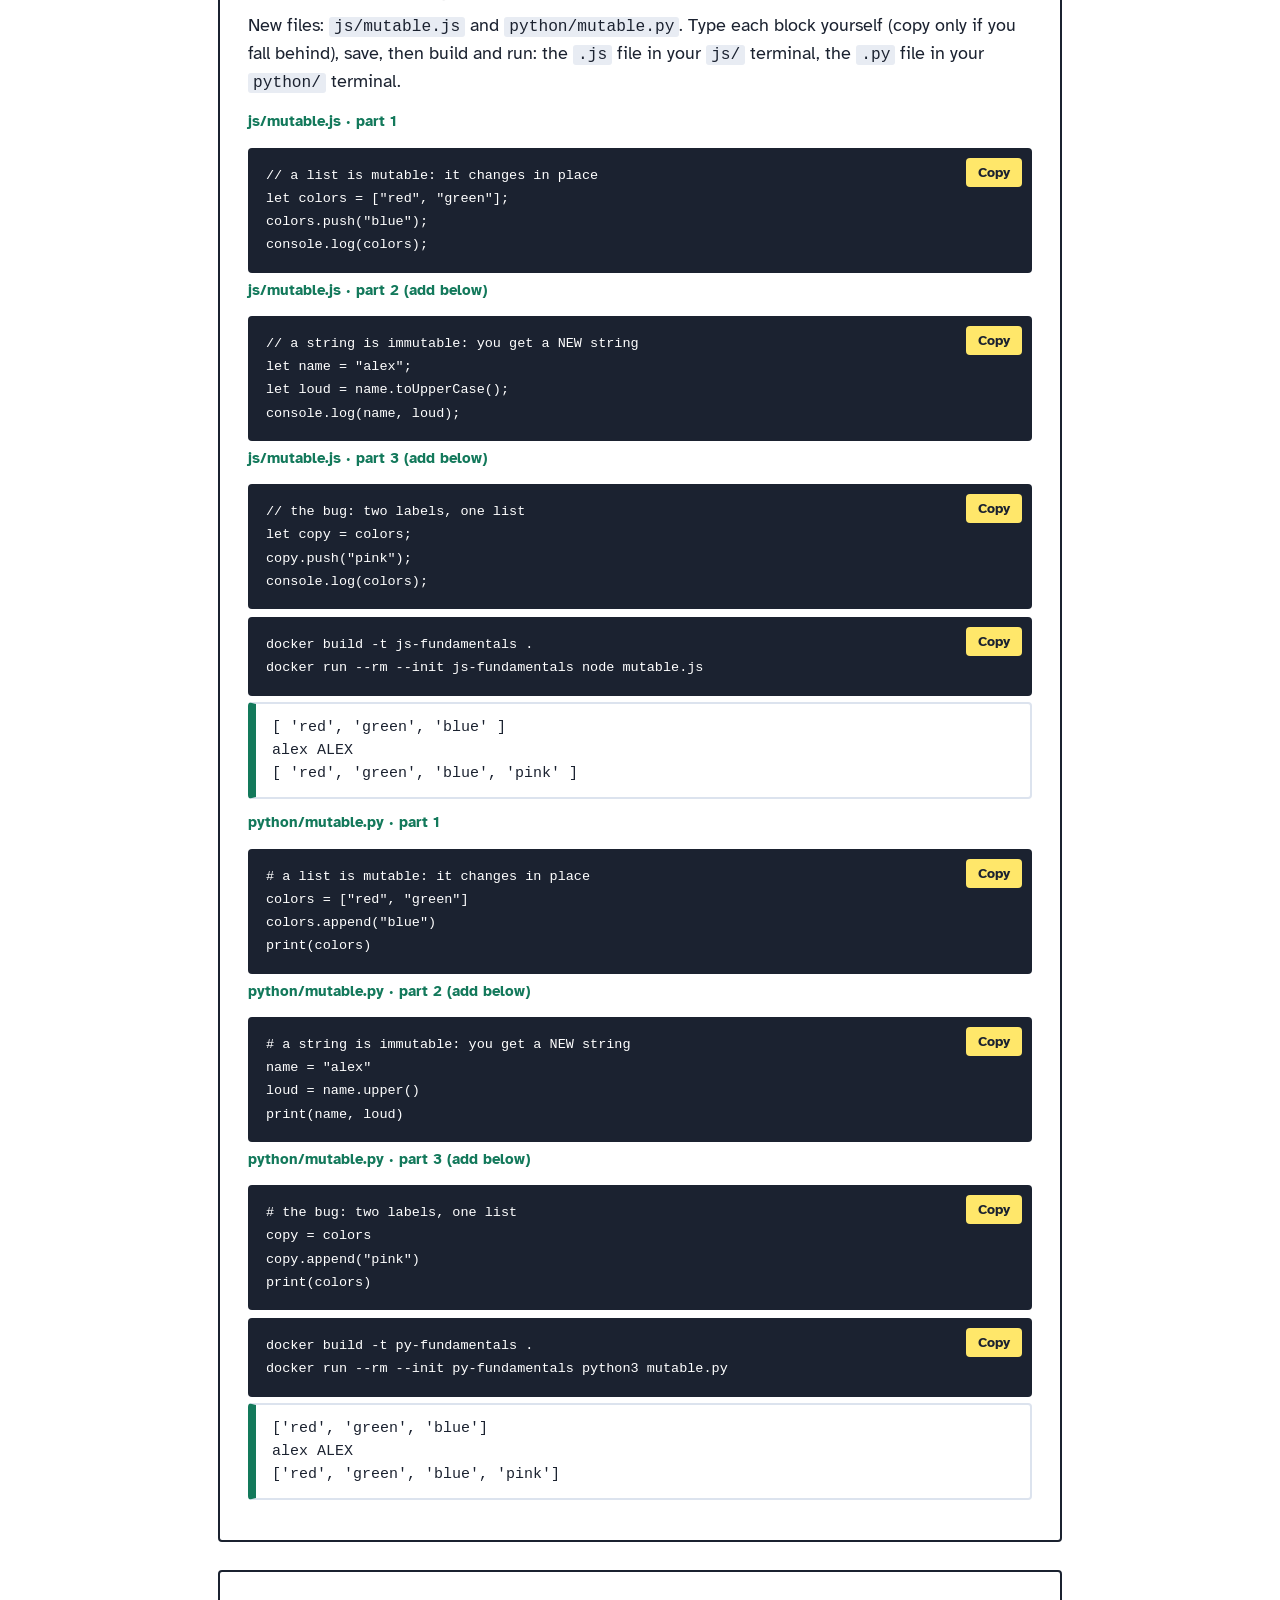
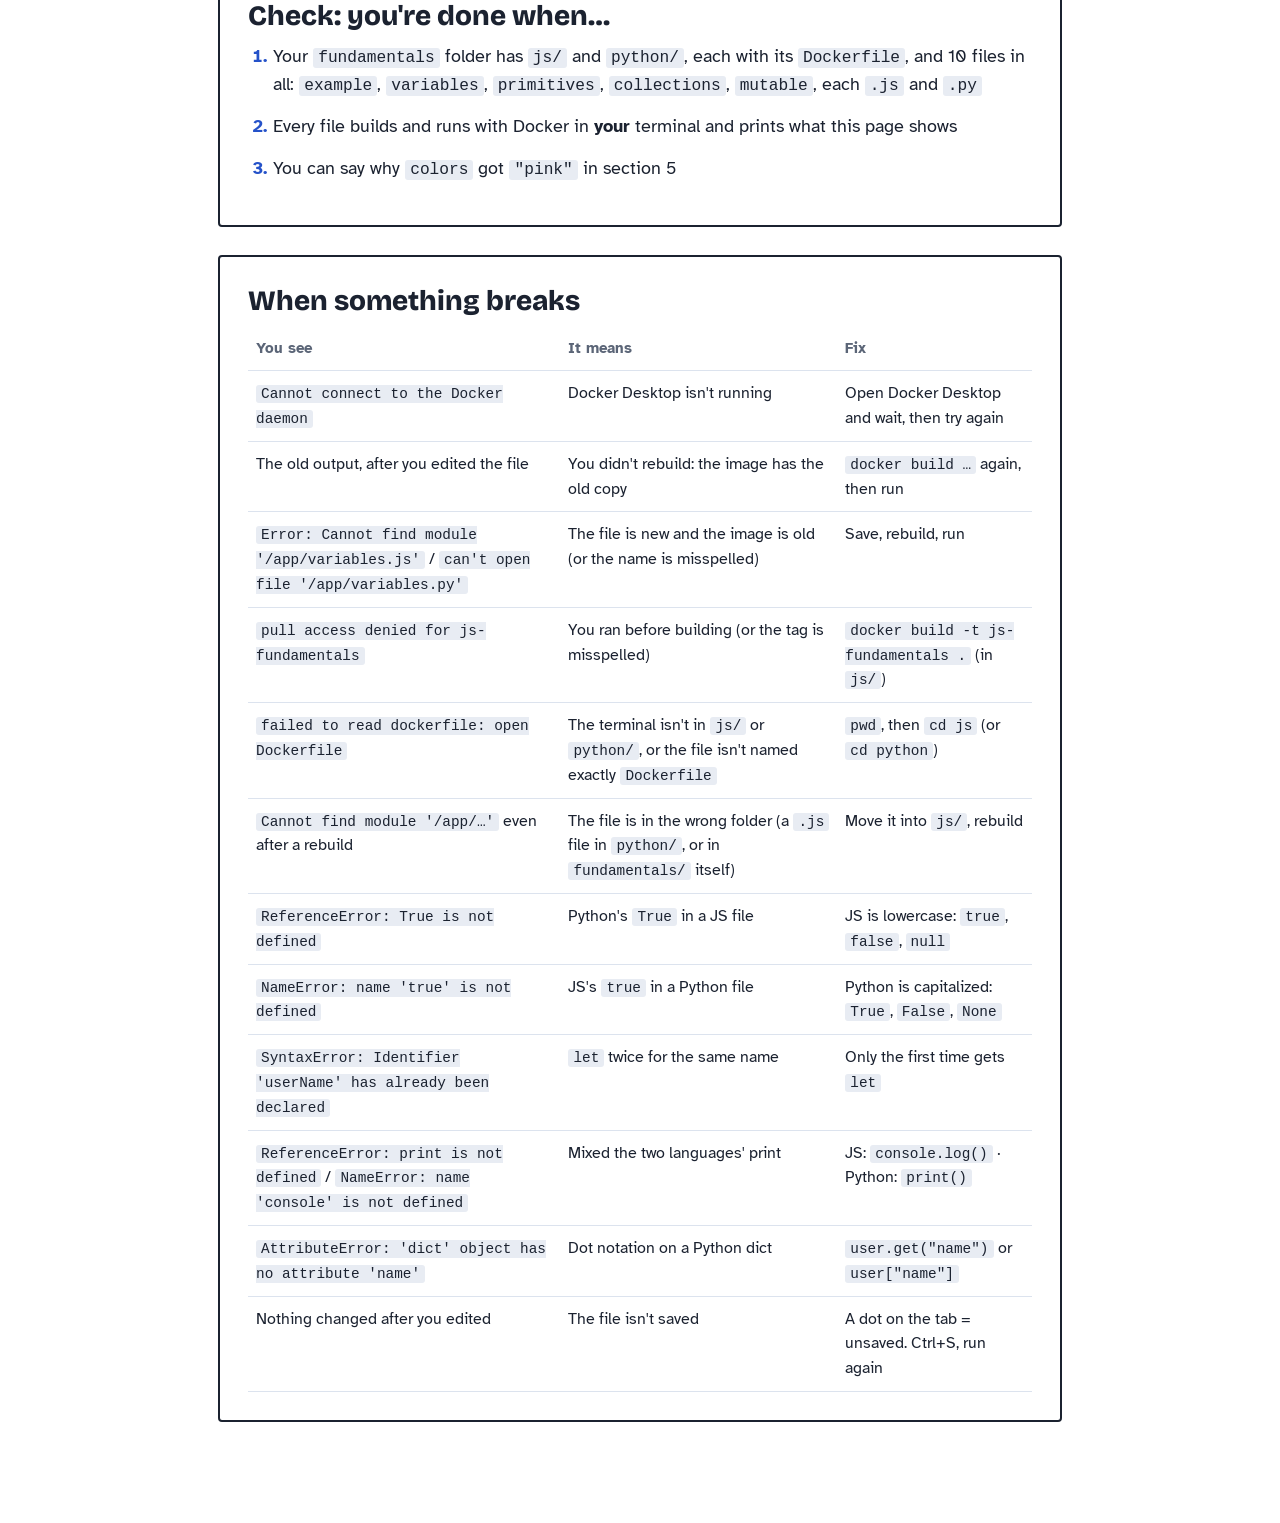
<file: lecture-1-js-python-fundamentals/code-lab/index.html>
<!doctype html>
<html lang="en">
<head>
<meta charset="utf-8">
<meta name="viewport" content="width=device-width, initial-scale=1">
<title>Code Lab 1 · JS & Python Fundamentals</title>
<link href="https://fonts.googleapis.com/css2?family=Atkinson+Hyperlegible:wght@400;700&family=Bricolage+Grotesque:opsz,wght@12..96,700;12..96,800&display=swap" rel="stylesheet">
<style>
  :root { --paper:#f4f6f9; --grid:#dce3ee; --ink:#1b2230; --muted:#5b6577; --blue:#2552c9; --green:#13795b; --sticky:#ffe76a; --red:#b3261e; }
  * { box-sizing: border-box; }
  body { margin: 0; font-family: 'Atkinson Hyperlegible', system-ui, sans-serif; color: var(--ink); font-size: 18px; line-height: 1.55;
    background: var(--paper) linear-gradient(var(--grid) 1px, transparent 1px) -1px -1px / 40px 40px,
                linear-gradient(90deg, var(--grid) 1px, transparent 1px) -1px -1px / 40px 40px; }
  main { max-width: 900px; margin: 0 auto; padding: 48px 28px 80px; }
  .back { color: var(--blue); font-weight: 700; }
  h1 { font: 800 clamp(40px, 6vw, 64px)/0.98 'Bricolage Grotesque', sans-serif; letter-spacing: -0.03em; margin: 18px 0 14px; }
  .lede { color: var(--muted); font-size: 20px; margin: 0 0 28px; max-width: 62ch; }
  h2 { font: 800 28px/1.15 'Bricolage Grotesque', sans-serif; margin: 0 0 10px; }
  h3 { font: 800 21px 'Bricolage Grotesque', sans-serif; margin: 26px 0 6px; }
  section { background: #fff; border: 2px solid var(--ink); border-radius: 4px; padding: 28px; margin-bottom: 28px; }
  section > p { margin: 0 0 14px; }
  .choose { display: grid; grid-template-columns: 1fr 1fr; gap: 16px; margin-bottom: 32px; }
  .choose a { display: block; background: #fff; border: 2px solid var(--grid); border-radius: 4px; padding: 16px 18px; color: var(--ink); text-decoration: none; }
  .choose a:hover, .choose a:focus-visible { border-color: var(--blue); }
  .choose b { display: block; color: var(--blue); font-size: 20px; }
  .choose span { color: var(--muted); font-size: 16px; }
  @media (max-width: 700px) { .choose { grid-template-columns: 1fr; } }
  ol.steps { padding-left: 1.4em; margin: 0 0 8px; }
  ol.steps > li { margin-bottom: 14px; }
  ol.steps > li::marker { font-weight: 700; color: var(--blue); }
  code { font-size: 0.9em; background: #e8ecf3; padding: 1px 5px; border-radius: 3px; }
  .cmdwrap { position: relative; margin: 8px 0 6px; }
  pre.cmd { background: var(--ink); color: #fff; padding: 16px 18px; padding-right: 90px; border-radius: 4px; overflow-x: auto; margin: 0; font-size: 15px; }
  pre.cmd code { background: none; padding: 0; }
  pre.json { max-height: 420px; }
  pre.pic { background: #fff; border: 2px solid var(--grid); border-radius: 4px; padding: 14px 18px; overflow-x: auto; font-size: 15px; margin: 8px 0 14px; }
  .copy { position: absolute; top: 10px; right: 10px; font: 700 14px 'Atkinson Hyperlegible'; padding: 6px 12px; border-radius: 4px; border: 0; background: var(--sticky); color: var(--ink); cursor: pointer; }
  .note { margin: 10px 0 0; padding: 14px 18px; background: var(--sticky); transform: rotate(-0.4deg); }
  .req { border: 2px solid var(--grid); border-radius: 4px; padding: 16px 18px; margin: 14px 0; }
  .req h3 { margin: 0 0 8px; display: flex; align-items: baseline; gap: 10px; flex-wrap: wrap; }
  .method { font: 700 15px 'Atkinson Hyperlegible'; color: #fff; background: var(--blue); padding: 2px 8px; border-radius: 3px; }
  .method.post { background: var(--green); }
  .req dl { display: grid; grid-template-columns: max-content 1fr; gap: 4px 14px; margin: 0; }
  .req dt { font-weight: 700; color: var(--muted); }
  .req dd { margin: 0; overflow-wrap: anywhere; }
  .expect { color: var(--green); font-weight: 700; }
  .bad { color: var(--red); font-weight: 700; }
  table { width: 100%; border-collapse: collapse; font-size: 16px; }
  th, td { text-align: left; padding: 10px 8px; border-bottom: 1px solid var(--grid); vertical-align: top; }
  th { font-size: 15px; color: var(--muted); }
  .dl { display: inline-block; background: var(--sticky); color: var(--ink); font-weight: 700; text-decoration: none; padding: 12px 18px; border-radius: 4px; margin: 4px 0 10px; }
  details { margin-top: 10px; } summary { cursor: pointer; font-weight: 700; color: var(--blue); }
  a { color: var(--blue); }
  a:focus-visible, summary:focus-visible, .copy:focus-visible { outline: 3px solid var(--blue); outline-offset: 2px; }

  pre.see { background: #fff; border: 2px solid var(--grid); border-left: 8px solid var(--green); border-radius: 4px; padding: 12px 16px; overflow-x: auto; font-size: 15px; margin: 6px 0 12px; }
  pre.see .e { color: var(--red); white-space: pre-wrap; }
  .label { font-weight: 700; color: var(--green); font-size: 15px; margin-top: 6px; }
  .os { display: grid; grid-template-columns: 1fr; gap: 0 20px; }
  .os h4 { margin: 6px 0 2px; font-size: 16px; }
  @media (max-width: 700px) { .os { grid-template-columns: 1fr; } }
  section h2 .n { color: var(--blue); }
  td code { overflow-wrap: anywhere; }
  .os > div, ol.steps > li { min-width: 0; }
  @media (max-width: 700px) { table { display: block; overflow-x: auto; } section { padding: 18px; } }
</style>
</head>
<body>
<main>
  <a class="back" href="../../">← JS &amp; Python home</a>
  <h1>Code Lab 1: variables and data types</h1>
  <p class="lede">Type along with Lecture 1. Each section is one pair of files: a <code>.js</code> and a <code>.py</code> that do the same thing. Every block has a Copy button and shows what you should see when you run it. Type it yourself first: your fingers learn the syntax.</p>

  <div class="choose">
    <a href="#s1"><b>In class</b><span>Sections 1–5 follow the slides.</span></a>
    <a href="#breaks"><b>Something broke?</b><span>Jump to the table at the bottom.</span></a>
  </div>

  <section>
    <h2>Before you start</h2>
    <ol class="steps">
      <li>Make the folders and open them in VS Code: <code>js/</code> for every JavaScript file, <code>python/</code> for every Python file.
        <div class="cmdwrap"><pre class="cmd"><code>mkdir fundamentals
cd fundamentals
mkdir js python
code .</code></pre><button type="button" class="copy">Copy</button></div>
        <code>code: command not found</code>? Open VS Code, then <b>File → Open Folder</b> and pick <code>fundamentals</code>.</li>
      <li>Docker is running (Mac/Windows: open Docker Desktop first). In VS Code's terminal (<b>Ctrl+`</b>):
        <div class="cmdwrap"><pre class="cmd"><code>docker --version
docker run --rm hello-world
docker pull node:18-alpine
docker pull python:3.11-slim</code></pre><button type="button" class="copy">Copy</button></div>
        You don't need Node or Python installed: Docker brings them.</li>
    </ol>
  </section>

  <section id="docker">
    <h2>The two Dockerfiles</h2>
    <p>The lesson's Dockerfiles, with one change: <code>COPY . .</code> copies every file in the folder, so one image can run any of today's files. Each one lives in its own folder and is named just <code>Dockerfile</code>, so <code>docker build</code> finds it by itself.</p>
<pre class="see">fundamentals/
├── js/
│   ├── Dockerfile
│   └── example.js   (and every .js file today)
└── python/
    ├── Dockerfile
    └── example.py   (and every .py file today)</pre>
    <p class="label">js/Dockerfile</p>
    <div class="cmdwrap"><pre class="cmd"><code>FROM node:18-alpine
WORKDIR /app
COPY . .
CMD ["node", "example.js"]</code></pre><button type="button" class="copy">Copy</button></div>
    <p class="label">python/Dockerfile</p>
    <div class="cmdwrap"><pre class="cmd"><code>FROM python:3.11-slim
WORKDIR /app
COPY . .
CMD ["python3", "example.py"]</code></pre><button type="button" class="copy">Copy</button></div>
    <p><b>Two terminals</b> (VS Code: the <b>+</b> or split button in the terminal panel): one for each folder. They stay there all lecture.</p>
    <div class="cmdwrap"><pre class="cmd"><code>cd js</code></pre><button type="button" class="copy">Copy</button></div>
    <div class="cmdwrap"><pre class="cmd"><code>cd python</code></pre><button type="button" class="copy">Copy</button></div>
    <p><b>Every time you run a file:</b> build, then run. The words after the image name replace the CMD, so the same image runs any file. <b>--init</b> lets Ctrl+C stop a program (without it, Ctrl+C can't stop Node inside a container).</p>
    <div class="cmdwrap"><pre class="cmd"><code>docker build -t js-fundamentals .
docker run --rm --init js-fundamentals node example.js</code></pre><button type="button" class="copy">Copy</button></div>
    <p class="note"><b>Edited a file? Build again.</b> COPY is a snapshot taken at build time: without a rebuild the image still has your old code (Monday's lesson). Mac/Linux: <code>docker build … &amp;&amp; docker run …</code> does both in one line, and ↑ repeats it. Or try a snippet in the <a href="../../playground/" target="_blank" rel="noopener">Playground</a>.</p>
  </section>

  <section id="s1">
    <h2><span class="n">1 ·</span> Your first two files</h2>
    <p>New files: <code>js/example.js</code> and <code>python/example.py</code>. Type each block yourself (copy only if you fall behind), save, then build and run: the <code>.js</code> file in your <code>js/</code> terminal, the <code>.py</code> file in your <code>python/</code> terminal.</p>
    <p class="label">js/example.js · part 1</p>
    <div class="cmdwrap"><pre class="cmd"><code>console.log(&quot;Hello from JavaScript&quot;);</code></pre><button type="button" class="copy">Copy</button></div>
    <div class="cmdwrap"><pre class="cmd"><code>docker build -t js-fundamentals .
docker run --rm --init js-fundamentals node example.js</code></pre><button type="button" class="copy">Copy</button></div>
<pre class="see">Hello from JavaScript</pre>
    <p class="label">python/example.py · part 1</p>
    <div class="cmdwrap"><pre class="cmd"><code>print(&quot;Hello from Python&quot;)</code></pre><button type="button" class="copy">Copy</button></div>
    <div class="cmdwrap"><pre class="cmd"><code>docker build -t py-fundamentals .
docker run --rm --init py-fundamentals python3 example.py</code></pre><button type="button" class="copy">Copy</button></div>
<pre class="see">Hello from Python</pre>
  </section>

  <section id="s2">
    <h2><span class="n">2 ·</span> Variables and naming</h2>
    <p>New files: <code>js/variables.js</code> and <code>python/variables.py</code>. Type each block yourself (copy only if you fall behind), save, then build and run: the <code>.js</code> file in your <code>js/</code> terminal, the <code>.py</code> file in your <code>python/</code> terminal.</p>
    <p class="label">js/variables.js · part 1</p>
    <div class="cmdwrap"><pre class="cmd"><code>let userName = &quot;Alex&quot;;
console.log(userName);</code></pre><button type="button" class="copy">Copy</button></div>
    <p class="label">js/variables.js · part 2 (add below)</p>
    <div class="cmdwrap"><pre class="cmd"><code>// change what&#x27;s in the box (no let the second time)
userName = &quot;Sam&quot;;
console.log(userName);</code></pre><button type="button" class="copy">Copy</button></div>
    <p class="label">js/variables.js · part 3 (add below)</p>
    <div class="cmdwrap"><pre class="cmd"><code>// camelCase for variables, UPPER_CASE for constants
let favoriteColor = &quot;blue&quot;;
let MAX_USERS = 30;
console.log(favoriteColor, MAX_USERS);</code></pre><button type="button" class="copy">Copy</button></div>
    <div class="cmdwrap"><pre class="cmd"><code>docker build -t js-fundamentals .
docker run --rm --init js-fundamentals node variables.js</code></pre><button type="button" class="copy">Copy</button></div>
<pre class="see">Alex
Sam
blue 30</pre>
    <p class="label">python/variables.py · part 1</p>
    <div class="cmdwrap"><pre class="cmd"><code>user_name = &quot;Alex&quot;
print(user_name)</code></pre><button type="button" class="copy">Copy</button></div>
    <p class="label">python/variables.py · part 2 (add below)</p>
    <div class="cmdwrap"><pre class="cmd"><code># change what&#x27;s in the box
user_name = &quot;Sam&quot;
print(user_name)</code></pre><button type="button" class="copy">Copy</button></div>
    <p class="label">python/variables.py · part 3 (add below)</p>
    <div class="cmdwrap"><pre class="cmd"><code># snake_case for variables, UPPER_CASE for constants
favorite_color = &quot;blue&quot;
MAX_USERS = 30
print(favorite_color, MAX_USERS)</code></pre><button type="button" class="copy">Copy</button></div>
    <div class="cmdwrap"><pre class="cmd"><code>docker build -t py-fundamentals .
docker run --rm --init py-fundamentals python3 variables.py</code></pre><button type="button" class="copy">Copy</button></div>
<pre class="see">Alex
Sam
blue 30</pre>
  </section>

  <section id="s3">
    <h2><span class="n">3 ·</span> Primitive types: one value each</h2>
    <p>New files: <code>js/primitives.js</code> and <code>python/primitives.py</code>. Type each block yourself (copy only if you fall behind), save, then build and run: the <code>.js</code> file in your <code>js/</code> terminal, the <code>.py</code> file in your <code>python/</code> terminal.</p>
    <p class="label">js/primitives.js · part 1</p>
    <div class="cmdwrap"><pre class="cmd"><code>let message = &quot;Hello, world!&quot;;
console.log(message);
let count = 10;
console.log(count);</code></pre><button type="button" class="copy">Copy</button></div>
    <p class="label">js/primitives.js · part 2 (add below)</p>
    <div class="cmdwrap"><pre class="cmd"><code>let isActive = true;
console.log(isActive);
let data = null;
console.log(data);</code></pre><button type="button" class="copy">Copy</button></div>
    <p class="label">js/primitives.js · part 3 (add below)</p>
    <div class="cmdwrap"><pre class="cmd"><code>let price = 9.99;
console.log(typeof price, typeof count);
let value;
console.log(value);</code></pre><button type="button" class="copy">Copy</button></div>
    <div class="cmdwrap"><pre class="cmd"><code>docker build -t js-fundamentals .
docker run --rm --init js-fundamentals node primitives.js</code></pre><button type="button" class="copy">Copy</button></div>
<pre class="see">Hello, world!
10
true
null
number number
undefined</pre>
    <p class="label">python/primitives.py · part 1</p>
    <div class="cmdwrap"><pre class="cmd"><code>message = &quot;Hello, world!&quot;
print(message)
count = 10
print(count)</code></pre><button type="button" class="copy">Copy</button></div>
    <p class="label">python/primitives.py · part 2 (add below)</p>
    <div class="cmdwrap"><pre class="cmd"><code>is_active = True
print(is_active)
data = None
print(data)</code></pre><button type="button" class="copy">Copy</button></div>
    <p class="label">python/primitives.py · part 3 (add below)</p>
    <div class="cmdwrap"><pre class="cmd"><code>price = 9.99
print(type(price), type(count))</code></pre><button type="button" class="copy">Copy</button></div>
    <div class="cmdwrap"><pre class="cmd"><code>docker build -t py-fundamentals .
docker run --rm --init py-fundamentals python3 primitives.py</code></pre><button type="button" class="copy">Copy</button></div>
<pre class="see">Hello, world!
10
True
None
&lt;class &#x27;float&#x27;&gt; &lt;class &#x27;int&#x27;&gt;</pre>
  </section>

  <section id="s4">
    <h2><span class="n">4 ·</span> Lists, objects and dicts</h2>
    <p>New files: <code>js/collections.js</code> and <code>python/collections.py</code>. Type each block yourself (copy only if you fall behind), save, then build and run: the <code>.js</code> file in your <code>js/</code> terminal, the <code>.py</code> file in your <code>python/</code> terminal.</p>
    <p class="label">js/collections.js · part 1</p>
    <div class="cmdwrap"><pre class="cmd"><code>// idxs         0       1       2
let colors = [&quot;red&quot;, &quot;green&quot;, &quot;blue&quot;];
console.log(colors);
console.log(colors[1]);</code></pre><button type="button" class="copy">Copy</button></div>
    <p class="label">js/collections.js · part 2 (add below)</p>
    <div class="cmdwrap"><pre class="cmd"><code>let user = { name: &quot;Alex&quot;, age: 30 };
console.log(user);
console.log(user.name);</code></pre><button type="button" class="copy">Copy</button></div>
    <p class="label">js/collections.js · part 3 (add below)</p>
    <div class="cmdwrap"><pre class="cmd"><code>// bracket notation: add, then remove
user[&quot;city&quot;] = &quot;Chicago&quot;;
delete user.age;
console.log(user);</code></pre><button type="button" class="copy">Copy</button></div>
    <div class="cmdwrap"><pre class="cmd"><code>docker build -t js-fundamentals .
docker run --rm --init js-fundamentals node collections.js</code></pre><button type="button" class="copy">Copy</button></div>
<pre class="see">[ &#x27;red&#x27;, &#x27;green&#x27;, &#x27;blue&#x27; ]
green
{ name: &#x27;Alex&#x27;, age: 30 }
Alex
{ name: &#x27;Alex&#x27;, city: &#x27;Chicago&#x27; }</pre>
    <p class="label">python/collections.py · part 1</p>
    <div class="cmdwrap"><pre class="cmd"><code># idxs      0       1        2
colors = [&quot;red&quot;, &quot;green&quot;, &quot;blue&quot;]
print(colors)
print(colors[1])</code></pre><button type="button" class="copy">Copy</button></div>
    <p class="label">python/collections.py · part 2 (add below)</p>
    <div class="cmdwrap"><pre class="cmd"><code>user = {&quot;name&quot;: &quot;Alex&quot;, &quot;age&quot;: 30}
print(user)
print(user.get(&quot;name&quot;))</code></pre><button type="button" class="copy">Copy</button></div>
    <p class="label">python/collections.py · part 3 (add below)</p>
    <div class="cmdwrap"><pre class="cmd"><code># bracket notation: add, then remove
user[&quot;city&quot;] = &quot;Chicago&quot;
del user[&quot;age&quot;]
print(user)</code></pre><button type="button" class="copy">Copy</button></div>
    <div class="cmdwrap"><pre class="cmd"><code>docker build -t py-fundamentals .
docker run --rm --init py-fundamentals python3 collections.py</code></pre><button type="button" class="copy">Copy</button></div>
<pre class="see">[&#x27;red&#x27;, &#x27;green&#x27;, &#x27;blue&#x27;]
green
{&#x27;name&#x27;: &#x27;Alex&#x27;, &#x27;age&#x27;: 30}
Alex
{&#x27;name&#x27;: &#x27;Alex&#x27;, &#x27;city&#x27;: &#x27;Chicago&#x27;}</pre>
  </section>

  <section id="s5">
    <h2><span class="n">5 ·</span> Can it change?</h2>
    <p>New files: <code>js/mutable.js</code> and <code>python/mutable.py</code>. Type each block yourself (copy only if you fall behind), save, then build and run: the <code>.js</code> file in your <code>js/</code> terminal, the <code>.py</code> file in your <code>python/</code> terminal.</p>
    <p class="label">js/mutable.js · part 1</p>
    <div class="cmdwrap"><pre class="cmd"><code>// a list is mutable: it changes in place
let colors = [&quot;red&quot;, &quot;green&quot;];
colors.push(&quot;blue&quot;);
console.log(colors);</code></pre><button type="button" class="copy">Copy</button></div>
    <p class="label">js/mutable.js · part 2 (add below)</p>
    <div class="cmdwrap"><pre class="cmd"><code>// a string is immutable: you get a NEW string
let name = &quot;alex&quot;;
let loud = name.toUpperCase();
console.log(name, loud);</code></pre><button type="button" class="copy">Copy</button></div>
    <p class="label">js/mutable.js · part 3 (add below)</p>
    <div class="cmdwrap"><pre class="cmd"><code>// the bug: two labels, one list
let copy = colors;
copy.push(&quot;pink&quot;);
console.log(colors);</code></pre><button type="button" class="copy">Copy</button></div>
    <div class="cmdwrap"><pre class="cmd"><code>docker build -t js-fundamentals .
docker run --rm --init js-fundamentals node mutable.js</code></pre><button type="button" class="copy">Copy</button></div>
<pre class="see">[ &#x27;red&#x27;, &#x27;green&#x27;, &#x27;blue&#x27; ]
alex ALEX
[ &#x27;red&#x27;, &#x27;green&#x27;, &#x27;blue&#x27;, &#x27;pink&#x27; ]</pre>
    <p class="label">python/mutable.py · part 1</p>
    <div class="cmdwrap"><pre class="cmd"><code># a list is mutable: it changes in place
colors = [&quot;red&quot;, &quot;green&quot;]
colors.append(&quot;blue&quot;)
print(colors)</code></pre><button type="button" class="copy">Copy</button></div>
    <p class="label">python/mutable.py · part 2 (add below)</p>
    <div class="cmdwrap"><pre class="cmd"><code># a string is immutable: you get a NEW string
name = &quot;alex&quot;
loud = name.upper()
print(name, loud)</code></pre><button type="button" class="copy">Copy</button></div>
    <p class="label">python/mutable.py · part 3 (add below)</p>
    <div class="cmdwrap"><pre class="cmd"><code># the bug: two labels, one list
copy = colors
copy.append(&quot;pink&quot;)
print(colors)</code></pre><button type="button" class="copy">Copy</button></div>
    <div class="cmdwrap"><pre class="cmd"><code>docker build -t py-fundamentals .
docker run --rm --init py-fundamentals python3 mutable.py</code></pre><button type="button" class="copy">Copy</button></div>
<pre class="see">[&#x27;red&#x27;, &#x27;green&#x27;, &#x27;blue&#x27;]
alex ALEX
[&#x27;red&#x27;, &#x27;green&#x27;, &#x27;blue&#x27;, &#x27;pink&#x27;]</pre>
  </section>



  <section>
    <h2>Check: you're done when…</h2>
    <ol class="steps">
      <li>Your <code>fundamentals</code> folder has <code>js/</code> and <code>python/</code>, each with its <code>Dockerfile</code>, and 10 files in all: <code>example</code>, <code>variables</code>, <code>primitives</code>, <code>collections</code>, <code>mutable</code>, each <code>.js</code> and <code>.py</code></li>
      <li>Every file builds and runs with Docker in <b>your</b> terminal and prints what this page shows</li>
      <li>You can say why <code>colors</code> got <code>"pink"</code> in section 5</li>
    </ol>
  </section>

  <section id="breaks">
    <h2>When something breaks</h2>
    <table>
      <tr><th>You see</th><th>It means</th><th>Fix</th></tr>
            <tr><td><code>Cannot connect to the Docker daemon</code></td><td>Docker Desktop isn't running</td><td>Open Docker Desktop and wait, then try again</td></tr>
      <tr><td>The old output, after you edited the file</td><td>You didn't rebuild: the image has the old copy</td><td><code>docker build …</code> again, then run</td></tr>
      <tr><td><code>Error: Cannot find module '/app/variables.js'</code> / <code>can't open file '/app/variables.py'</code></td><td>The file is new and the image is old (or the name is misspelled)</td><td>Save, rebuild, run</td></tr>
      <tr><td><code>pull access denied for js-fundamentals</code></td><td>You ran before building (or the tag is misspelled)</td><td><code>docker build -t js-fundamentals .</code> (in <code>js/</code>)</td></tr>
      <tr><td><code>failed to read dockerfile: open Dockerfile</code></td><td>The terminal isn't in <code>js/</code> or <code>python/</code>, or the file isn't named exactly <code>Dockerfile</code></td><td><code>pwd</code>, then <code>cd js</code> (or <code>cd python</code>)</td></tr>
      <tr><td><code>Cannot find module '/app/…'</code> even after a rebuild</td><td>The file is in the wrong folder (a <code>.js</code> file in <code>python/</code>, or in <code>fundamentals/</code> itself)</td><td>Move it into <code>js/</code>, rebuild</td></tr>
      <tr><td><code>ReferenceError: True is not defined</code></td><td>Python's <code>True</code> in a JS file</td><td>JS is lowercase: <code>true</code>, <code>false</code>, <code>null</code></td></tr>
      <tr><td><code>NameError: name 'true' is not defined</code></td><td>JS's <code>true</code> in a Python file</td><td>Python is capitalized: <code>True</code>, <code>False</code>, <code>None</code></td></tr>
      <tr><td><code>SyntaxError: Identifier 'userName' has already been declared</code></td><td><code>let</code> twice for the same name</td><td>Only the first time gets <code>let</code></td></tr>
      <tr><td><code>ReferenceError: print is not defined</code> / <code>NameError: name 'console' is not defined</code></td><td>Mixed the two languages' print</td><td>JS: <code>console.log()</code> · Python: <code>print()</code></td></tr>
      <tr><td><code>AttributeError: 'dict' object has no attribute 'name'</code></td><td>Dot notation on a Python dict</td><td><code>user.get("name")</code> or <code>user["name"]</code></td></tr>
      <tr><td>Nothing changed after you edited</td><td>The file isn't saved</td><td>A dot on the tab = unsaved. Ctrl+S, run again</td></tr>
    </table>
  </section>
</main>
<script>
  document.querySelectorAll('.copy').forEach((b) => b.onclick = async () => {
    await navigator.clipboard.writeText(b.previousElementSibling.innerText.trim()); b.textContent = 'Copied'; setTimeout(() => (b.textContent = 'Copy'), 1500)
  })
</script>
</body>
</html>
</file>
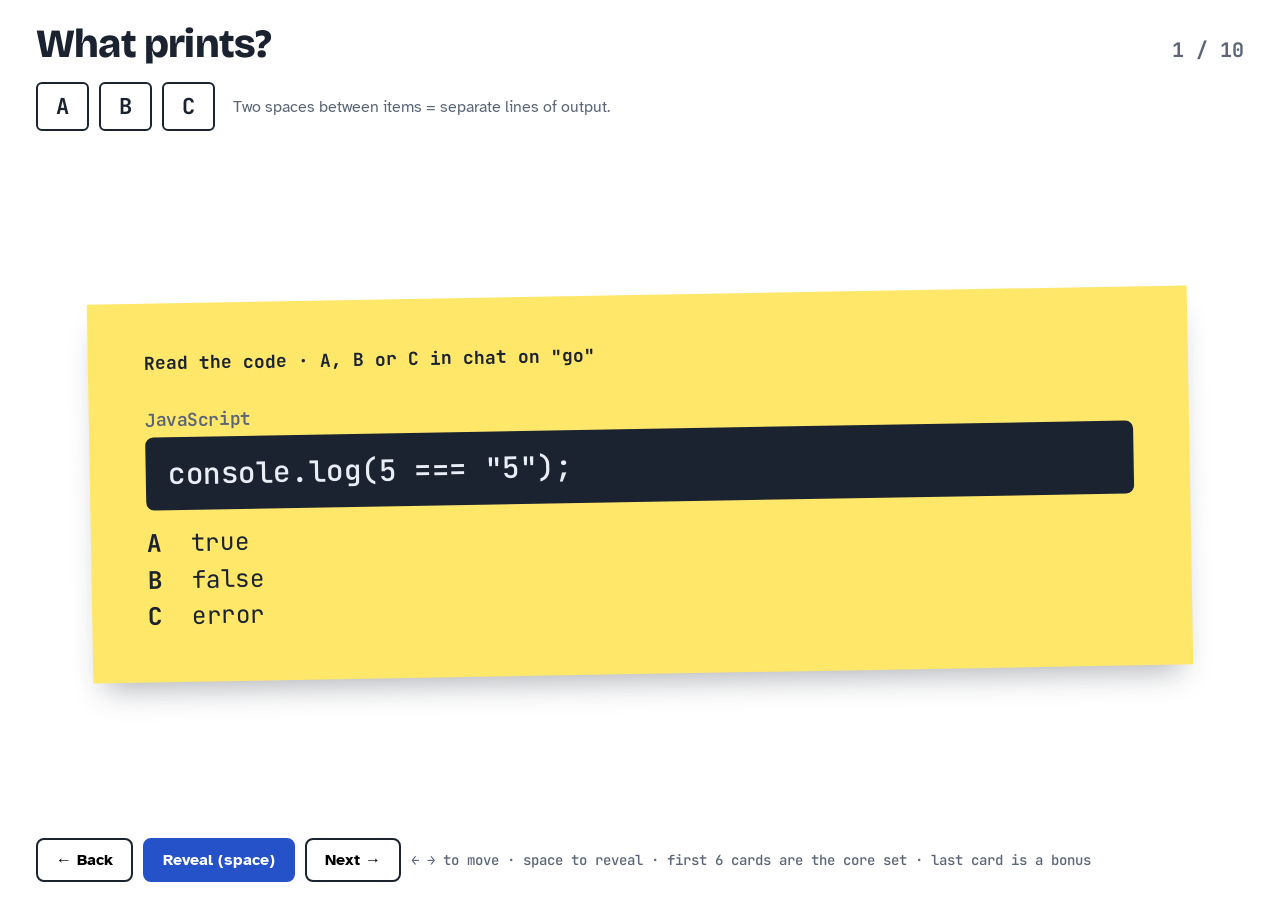
<file: lecture-2-functional-programming/activity-what-prints/index.html>
<!doctype html>
<html lang="en">
<head>
<meta charset="utf-8">
<meta name="viewport" content="width=device-width, initial-scale=1">
<title>What prints? · Functional Programming</title>
<link href="https://fonts.googleapis.com/css2?family=Atkinson+Hyperlegible:wght@400;700&family=Bricolage+Grotesque:opsz,wght@12..96,700;12..96,800&family=JetBrains+Mono:wght@500;700&display=swap" rel="stylesheet">
<style>
  :root { --paper:#f4f6f9; --grid:#dce3ee; --ink:#1b2230; --muted:#5b6577; --blue:#2552c9; --green:#13795b; --red:#c8372d; --sticky:#ffe76a; }
  * { box-sizing: border-box; }
  html, body { height: 100%; margin: 0; }
  body { font-family: 'Atkinson Hyperlegible', system-ui, sans-serif; color: var(--ink); display: grid; grid-template-rows: auto auto 1fr auto;
    background: var(--paper) linear-gradient(var(--grid) 1px, transparent 1px) 0 0 / 40px 40px,
                linear-gradient(90deg, var(--grid) 1px, transparent 1px) 0 0 / 40px 40px; }
  header { padding: 20px 36px 0; display: flex; justify-content: space-between; align-items: baseline; gap: 20px; }
  h1 { font: 800 40px 'Bricolage Grotesque', sans-serif; margin: 0; letter-spacing: -0.02em; }
  .count { font: 700 20px 'JetBrains Mono', monospace; color: var(--muted); }
  .bank { display: flex; flex-wrap: wrap; gap: 10px; padding: 14px 36px 0; }
  .bank button { font: 700 22px 'JetBrains Mono', monospace; background: #fff; border: 2px solid var(--ink); border-radius: 6px; padding: 8px 18px; cursor: pointer; color: var(--ink); }
  .bank button.hit { background: var(--green); border-color: var(--green); color: #fff; }
  .bank button.miss { background: var(--red); border-color: var(--red); color: #fff; }
  .bank .legend { align-self: center; font-size: 16px; color: var(--muted); margin-left: 8px; }
  .stagearea { display: grid; place-items: center; padding: 20px 36px; }
  .card { width: min(1100px, 100%); background: var(--sticky); padding: 48px 56px; transform: rotate(-1deg);
    box-shadow: 0 18px 30px -12px rgb(27 34 48 / 0.35); }
  .who { font: 700 18px 'JetBrains Mono', monospace; margin-bottom: 14px; }
  .q { font: 700 clamp(26px, 3.2vw, 44px)/1.2 'Bricolage Grotesque', sans-serif; letter-spacing: -0.01em; }
  .q small { display: block; font: 400 clamp(20px, 2vw, 28px)/1.45 'Atkinson Hyperlegible', sans-serif; margin-top: 18px; }
  code { font: 600 .9em 'JetBrains Mono', monospace; }
  .a { margin-top: 30px; background: #fff; border-left: 10px solid var(--green); padding: 18px 24px; font-size: clamp(20px, 2vw, 28px); line-height: 1.4; display: none; }
  .a b { display: block; font: 800 clamp(28px, 3vw, 42px) 'Bricolage Grotesque', sans-serif; color: var(--green); }
  .card.revealed .a { display: block; }
  footer { padding: 0 36px 18px; display: flex; gap: 10px; align-items: center; flex-wrap: wrap; font: 500 14px 'JetBrains Mono'; color: var(--muted); }
  footer button { font: 700 16px 'Atkinson Hyperlegible'; padding: 10px 18px; border-radius: 8px; border: 2px solid var(--ink); background: #fff; cursor: pointer; }
  footer button.go { background: var(--blue); color: #fff; border-color: var(--blue); }
  button:focus-visible { outline: 3px solid var(--blue); outline-offset: 2px; }
  .card { min-width: 0; } .q pre { -webkit-overflow-scrolling: touch; } @media (max-width: 600px) { .card { padding: 24px 18px; } }
</style>
</head>
<body>
<header>
  <h1>What prints?</h1>
  <span class="count" id="count"></span>
</header>
<div class="bank" id="bank">
  <!-- One button per possible answer. A card's answer must match a button's text exactly. -->
  <button type="button">A</button><button type="button">B</button><button type="button">C</button>
  <span class="legend">Two spaces between items = separate lines of output.</span>
</div>
<div class="stagearea">
  <div class="card" id="card">
    <div class="who">Read the code · A, B or C in chat on "go"</div>
    <div class="q" id="q"></div>
    <div class="a" id="a"></div>
  </div>
</div>
<footer>
  <button id="prev">← Back</button><button class="go" id="reveal">Reveal (space)</button><button id="next">Next →</button>
  <span>← → to move · space to reveal · first 6 cards are the core set · last card is a bonus</span>
</footer>
<script>
  // [request, answer, why]
  const Q = [
    [
        "<span style=\"font:600 18px JetBrains Mono,monospace;color:#5b6577\">JavaScript</span><pre style=\"font:500 clamp(20px,2.3vw,30px)/1.4 JetBrains Mono,monospace;background:#1b2230;color:#e9edf5;padding:16px 22px;border-radius:8px;white-space:pre;text-align:left;margin:0 0 14px;overflow-x:auto;max-width:100%;box-sizing:border-box\">console.log(5 === \"5\");</pre><ul style=\"font:clamp(18px,1.9vw,26px)/1.5 JetBrains Mono,monospace;margin:0;padding-left:0;list-style:none;text-align:left\"><li><b>A</b> &nbsp;true</li><li><b>B</b> &nbsp;false</li><li><b>C</b> &nbsp;error</li></ul>",
        "B",
        "<code>===</code> checks the value <b>and</b> the type: a number is never a string. (<code>5 == \"5\"</code> would be <code>true</code>.)"
    ],
    [
        "<span style=\"font:600 18px JetBrains Mono,monospace;color:#5b6577\">Python</span><pre style=\"font:500 clamp(20px,2.3vw,30px)/1.4 JetBrains Mono,monospace;background:#1b2230;color:#e9edf5;padding:16px 22px;border-radius:8px;white-space:pre;text-align:left;margin:0 0 14px;overflow-x:auto;max-width:100%;box-sizing:border-box\">print(5 == \"5\")</pre><ul style=\"font:clamp(18px,1.9vw,26px)/1.5 JetBrains Mono,monospace;margin:0;padding-left:0;list-style:none;text-align:left\"><li><b>A</b> &nbsp;False</li><li><b>B</b> &nbsp;True</li><li><b>C</b> &nbsp;error</li></ul>",
        "A",
        "Python's <code>==</code> never converts types, so a number and a string are never equal."
    ],
    [
        "<span style=\"font:600 18px JetBrains Mono,monospace;color:#5b6577\">Python</span><pre style=\"font:500 clamp(20px,2.3vw,30px)/1.4 JetBrains Mono,monospace;background:#1b2230;color:#e9edf5;padding:16px 22px;border-radius:8px;white-space:pre;text-align:left;margin:0 0 14px;overflow-x:auto;max-width:100%;box-sizing:border-box\">score = 75\n\nif score &gt;= 90:\n    print(\"Pass with Honors\")\nelif score &gt;= 70:\n    print(\"Pass\")\nelse:\n    print(\"Fail\")</pre><ul style=\"font:clamp(18px,1.9vw,26px)/1.5 JetBrains Mono,monospace;margin:0;padding-left:0;list-style:none;text-align:left\"><li><b>A</b> &nbsp;Pass with Honors</li><li><b>B</b> &nbsp;Pass, then Fail</li><li><b>C</b> &nbsp;Pass</li></ul>",
        "C",
        "75 fails the first check and passes the second. The first true branch wins; the rest are skipped."
    ],
    [
        "<span style=\"font:600 18px JetBrains Mono,monospace;color:#5b6577\">JavaScript</span><pre style=\"font:500 clamp(20px,2.3vw,30px)/1.4 JetBrains Mono,monospace;background:#1b2230;color:#e9edf5;padding:16px 22px;border-radius:8px;white-space:pre;text-align:left;margin:0 0 14px;overflow-x:auto;max-width:100%;box-sizing:border-box\">let colors = [\"red\", \"blue\"];\nfor (let color of colors) {\n  console.log(color);\n}</pre><ul style=\"font:clamp(18px,1.9vw,26px)/1.5 JetBrains Mono,monospace;margin:0;padding-left:0;list-style:none;text-align:left\"><li><b>A</b> &nbsp;red  blue</li><li><b>B</b> &nbsp;0  1</li><li><b>C</b> &nbsp;[ 'red', 'blue' ]</li></ul>",
        "A",
        "<code>for…of</code> gives the <b>values</b>, one per line."
    ],
    [
        "<span style=\"font:600 18px JetBrains Mono,monospace;color:#5b6577\">JavaScript</span><pre style=\"font:500 clamp(20px,2.3vw,30px)/1.4 JetBrains Mono,monospace;background:#1b2230;color:#e9edf5;padding:16px 22px;border-radius:8px;white-space:pre;text-align:left;margin:0 0 14px;overflow-x:auto;max-width:100%;box-sizing:border-box\">let colors = [\"red\", \"blue\"];\nfor (let i in colors) {\n  console.log(i);\n}</pre><ul style=\"font:clamp(18px,1.9vw,26px)/1.5 JetBrains Mono,monospace;margin:0;padding-left:0;list-style:none;text-align:left\"><li><b>A</b> &nbsp;red  blue</li><li><b>B</b> &nbsp;error</li><li><b>C</b> &nbsp;0  1</li></ul>",
        "C",
        "The trap: JS <code>for…in</code> gives the <b>indexes</b> (keys). Use <code>for…of</code> for values."
    ],
    [
        "<span style=\"font:600 18px JetBrains Mono,monospace;color:#5b6577\">Python</span><pre style=\"font:500 clamp(20px,2.3vw,30px)/1.4 JetBrains Mono,monospace;background:#1b2230;color:#e9edf5;padding:16px 22px;border-radius:8px;white-space:pre;text-align:left;margin:0 0 14px;overflow-x:auto;max-width:100%;box-sizing:border-box\">for i in range(3):\n    print(i)</pre><ul style=\"font:clamp(18px,1.9vw,26px)/1.5 JetBrains Mono,monospace;margin:0;padding-left:0;list-style:none;text-align:left\"><li><b>A</b> &nbsp;0  1  2</li><li><b>B</b> &nbsp;1  2  3</li><li><b>C</b> &nbsp;0  1  2  3</li></ul>",
        "A",
        "<code>range(3)</code> starts at 0 and stops <b>before</b> 3."
    ],
    [
        "<span style=\"font:600 18px JetBrains Mono,monospace;color:#5b6577\">Python</span><pre style=\"font:500 clamp(20px,2.3vw,30px)/1.4 JetBrains Mono,monospace;background:#1b2230;color:#e9edf5;padding:16px 22px;border-radius:8px;white-space:pre;text-align:left;margin:0 0 14px;overflow-x:auto;max-width:100%;box-sizing:border-box\">def greet(name):\n    print(\"Hi \" + name)\n\nresult = greet(\"Sam\")\nprint(result)</pre><ul style=\"font:clamp(18px,1.9vw,26px)/1.5 JetBrains Mono,monospace;margin:0;padding-left:0;list-style:none;text-align:left\"><li><b>A</b> &nbsp;Hi Sam</li><li><b>B</b> &nbsp;None</li><li><b>C</b> &nbsp;Hi Sam  then  None</li></ul>",
        "C",
        "The function prints, but returns nothing, so <code>result</code> is <code>None</code>. Printing is not returning."
    ],
    [
        "<span style=\"font:600 18px JetBrains Mono,monospace;color:#5b6577\">JavaScript</span><pre style=\"font:500 clamp(20px,2.3vw,30px)/1.4 JetBrains Mono,monospace;background:#1b2230;color:#e9edf5;padding:16px 22px;border-radius:8px;white-space:pre;text-align:left;margin:0 0 14px;overflow-x:auto;max-width:100%;box-sizing:border-box\">let nums = [3, 1, 2];\nlet sortedNums = nums.sort((a, b) =&gt; a - b);\nconsole.log(nums);</pre><ul style=\"font:clamp(18px,1.9vw,26px)/1.5 JetBrains Mono,monospace;margin:0;padding-left:0;list-style:none;text-align:left\"><li><b>A</b> &nbsp;[ 3, 1, 2 ]</li><li><b>B</b> &nbsp;[ 1, 2, 3 ]</li><li><b>C</b> &nbsp;undefined</li></ul>",
        "B",
        "JS <code>.sort()</code> is destructive: it sorts <code>nums</code> itself."
    ],
    [
        "<span style=\"font:600 18px JetBrains Mono,monospace;color:#5b6577\">Python</span><pre style=\"font:500 clamp(20px,2.3vw,30px)/1.4 JetBrains Mono,monospace;background:#1b2230;color:#e9edf5;padding:16px 22px;border-radius:8px;white-space:pre;text-align:left;margin:0 0 14px;overflow-x:auto;max-width:100%;box-sizing:border-box\">nums = [3, 1, 2]\nsorted_nums = sorted(nums)\nprint(nums)</pre><ul style=\"font:clamp(18px,1.9vw,26px)/1.5 JetBrains Mono,monospace;margin:0;padding-left:0;list-style:none;text-align:left\"><li><b>A</b> &nbsp;[3, 1, 2]</li><li><b>B</b> &nbsp;[1, 2, 3]</li><li><b>C</b> &nbsp;None</li></ul>",
        "A",
        "<code>sorted()</code> is constructive: a new list. <code>nums</code> is untouched."
    ],
    [
        "<span style=\"font:600 18px JetBrains Mono,monospace;color:#5b6577\">Bonus · JavaScript</span><pre style=\"font:500 clamp(20px,2.3vw,30px)/1.4 JetBrains Mono,monospace;background:#1b2230;color:#e9edf5;padding:16px 22px;border-radius:8px;white-space:pre;text-align:left;margin:0 0 14px;overflow-x:auto;max-width:100%;box-sizing:border-box\">let nums = [10, 9, 1];\nnums.sort();\nconsole.log(nums);</pre><ul style=\"font:clamp(18px,1.9vw,26px)/1.5 JetBrains Mono,monospace;margin:0;padding-left:0;list-style:none;text-align:left\"><li><b>A</b> &nbsp;[ 1, 9, 10 ]</li><li><b>B</b> &nbsp;[ 10, 9, 1 ]</li><li><b>C</b> &nbsp;[ 1, 10, 9 ]</li></ul>",
        "C",
        "With no compare function JS sorts as <b>text</b>: \"10\" comes before \"9\". Use <code>(a, b) =&gt; a - b</code>."
    ]
  ]
  let i = 0
  const $ = (s) => document.querySelector(s)
  const btns = [...document.querySelectorAll('#bank button')]
  function draw() {
    $('#card').classList.remove('revealed')
    $('#q').innerHTML = Q[i][0]
    $('#a').innerHTML = `<b>${Q[i][1]}</b>${Q[i][2]}`
    $('#count').textContent = `${i + 1} / ${Q.length}`
    btns.forEach((s) => s.className = '')
  }
  function reveal(picked) {
    $('#card').classList.add('revealed')
    btns.forEach((s) => s.className = s.textContent === Q[i][1] ? 'hit' : (s.textContent === picked ? 'miss' : ''))
  }
  btns.forEach((b) => b.onclick = () => reveal(b.textContent))
  const go = (n) => { i = Math.min(Math.max(n, 0), Q.length - 1); draw() }
  $('#prev').onclick = () => go(i - 1); $('#next').onclick = () => go(i + 1); $('#reveal').onclick = () => reveal()
  addEventListener('keydown', (e) => {
    if (e.key === ' ') { e.preventDefault(); reveal() }
    if (e.key === 'ArrowRight') go(i + 1)
    if (e.key === 'ArrowLeft') go(i - 1)
  })
  draw()
</script>
</body>
</html>
</file>
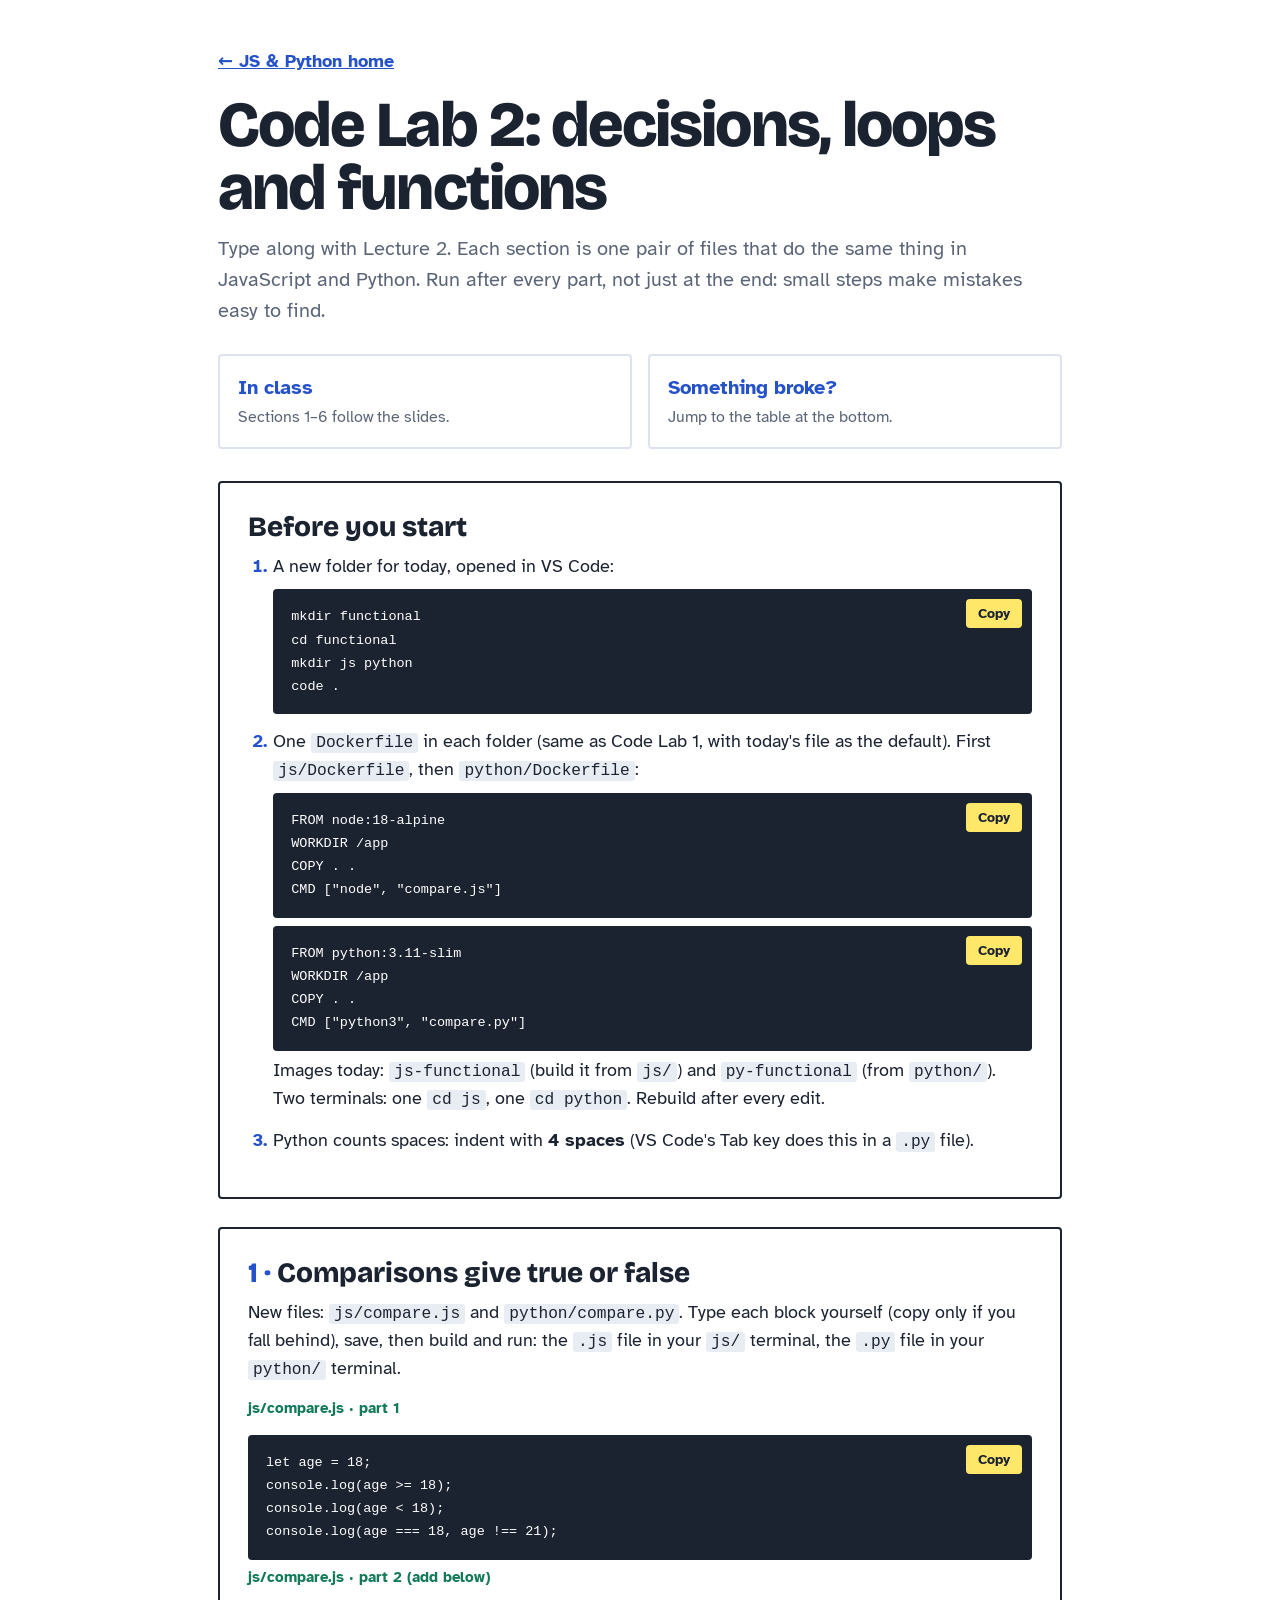
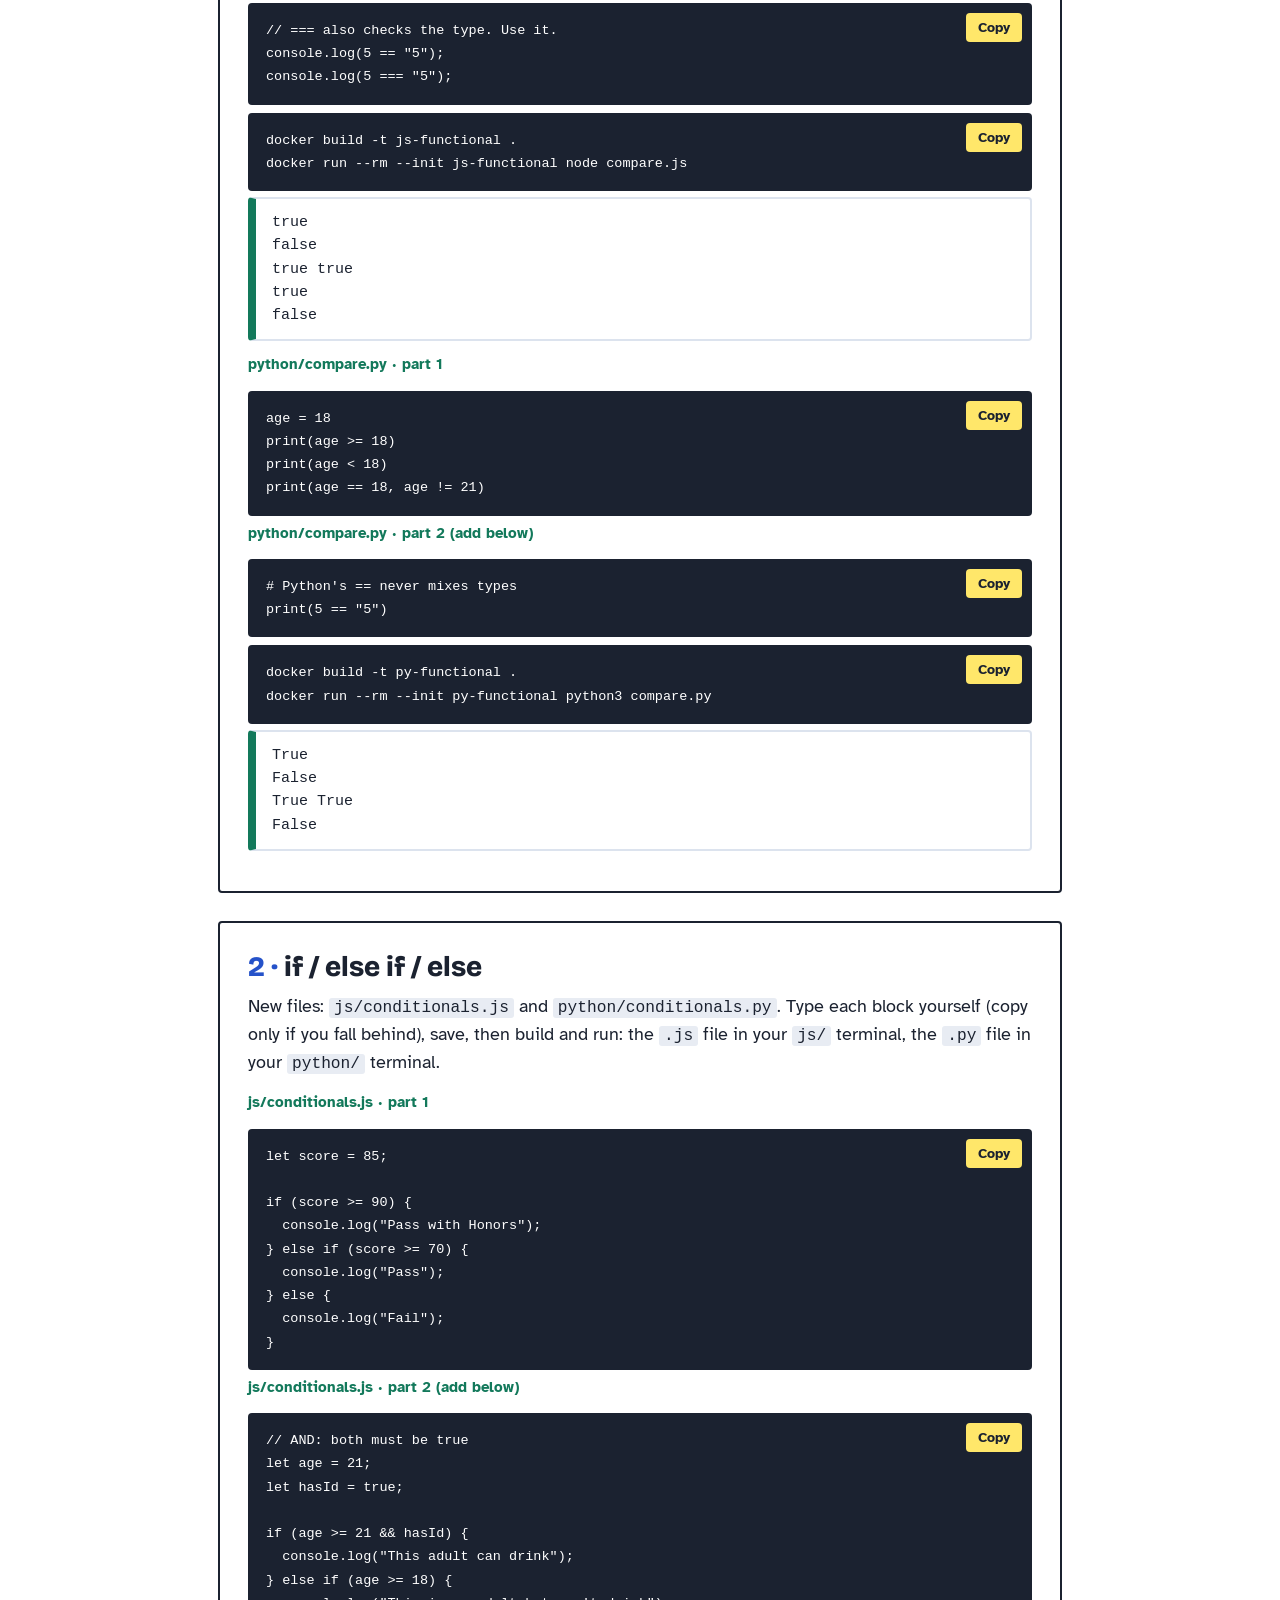
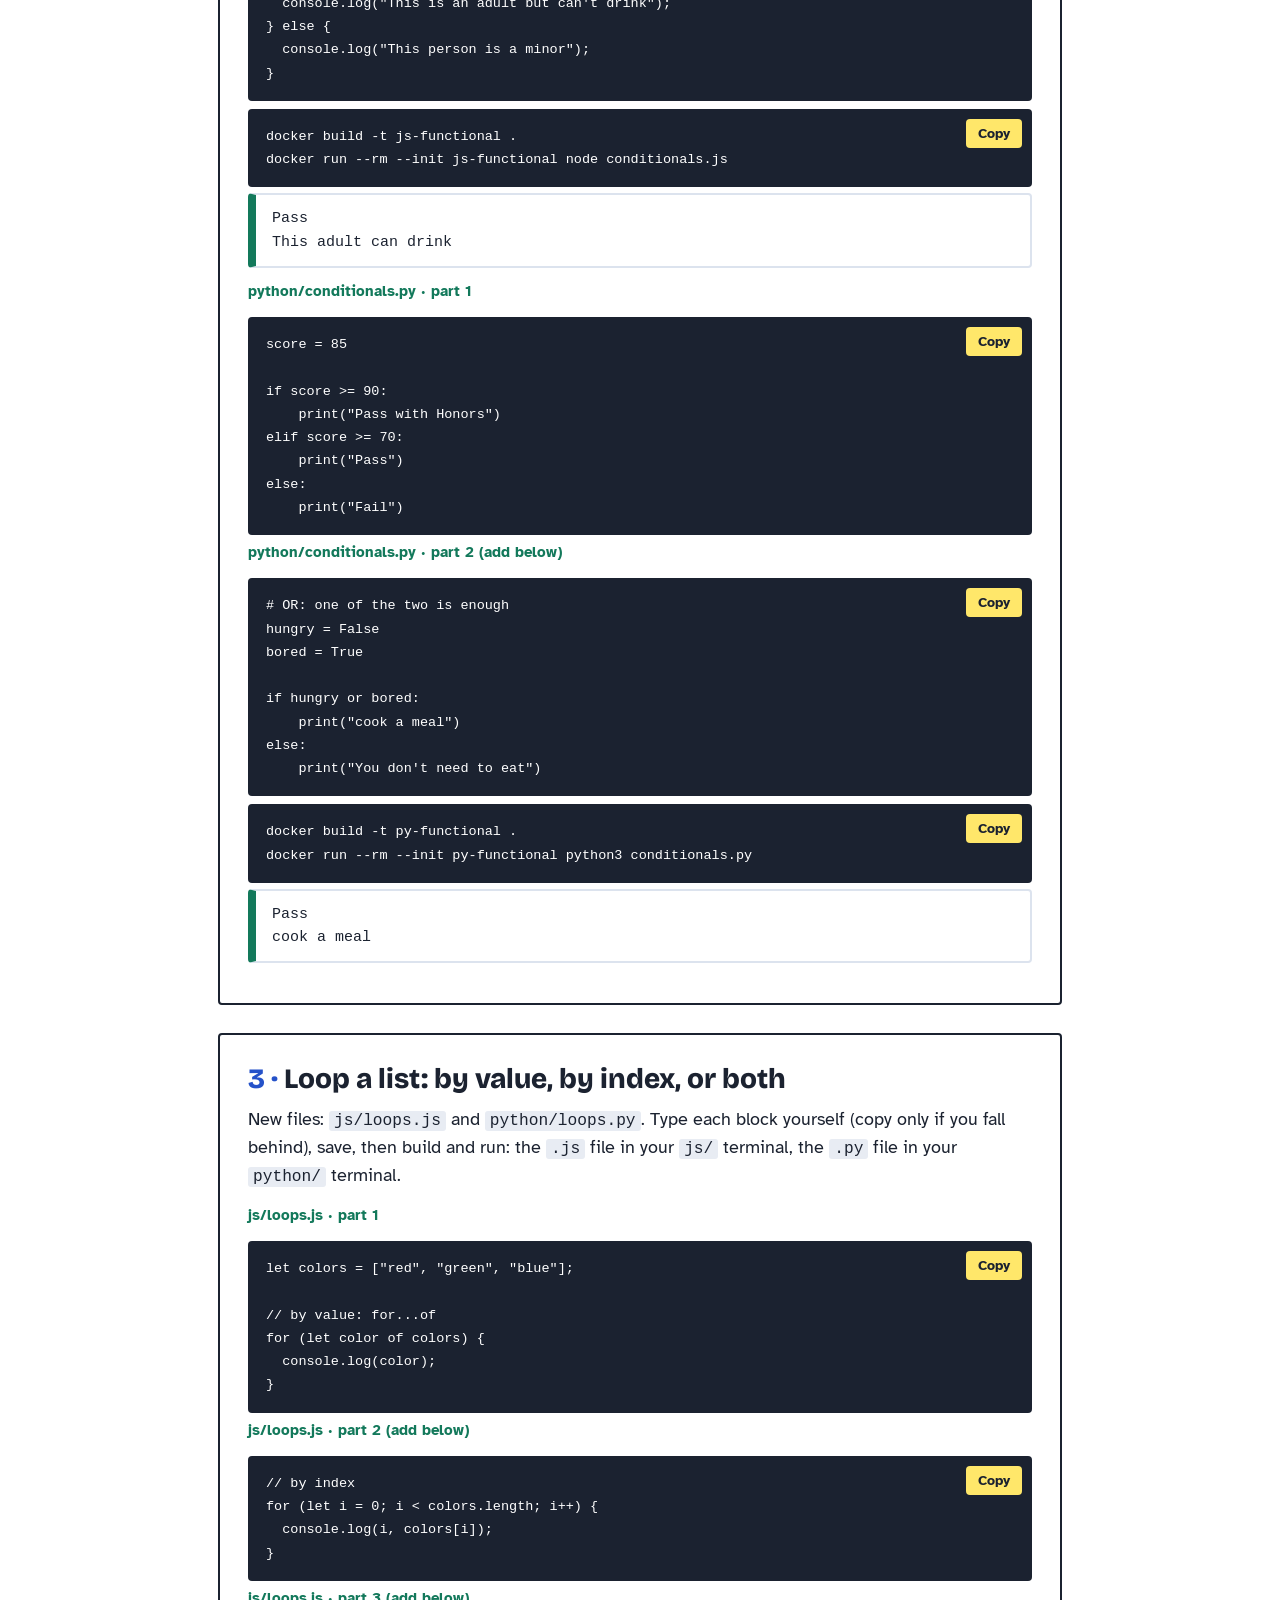
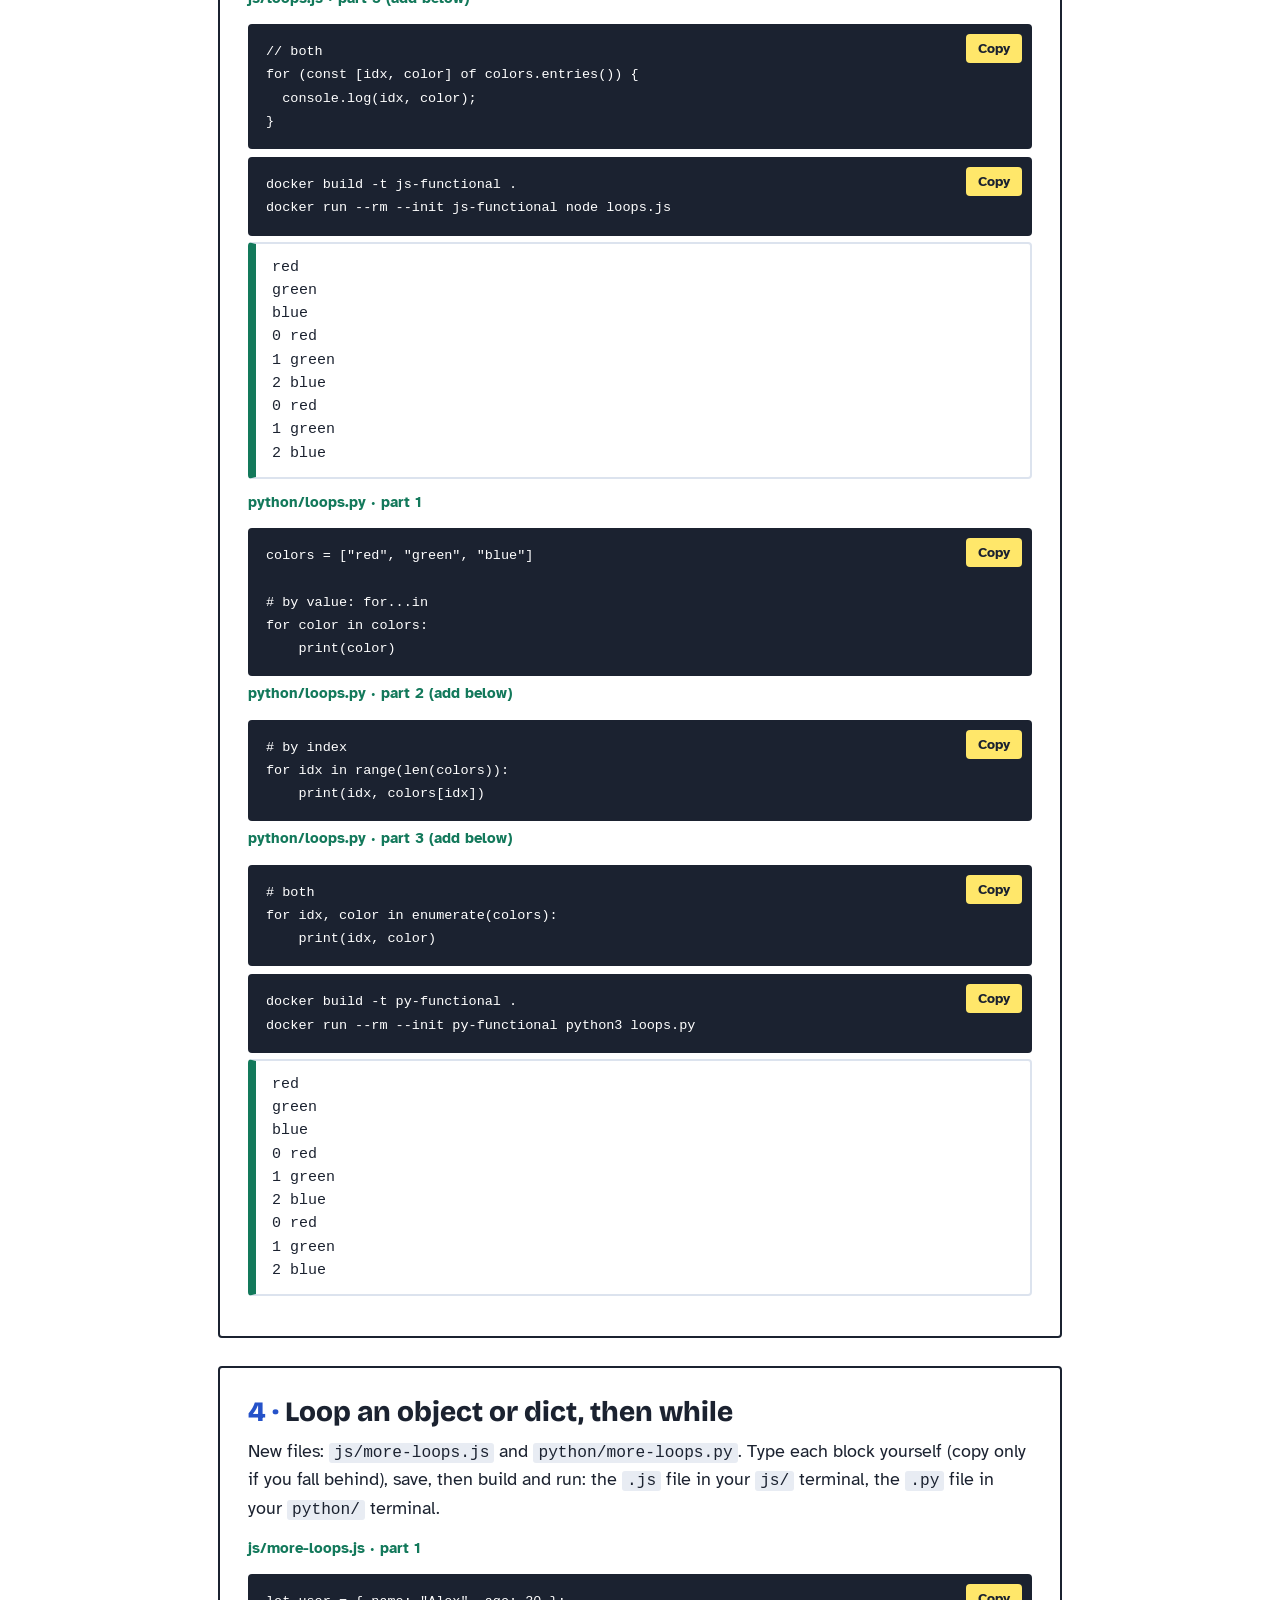
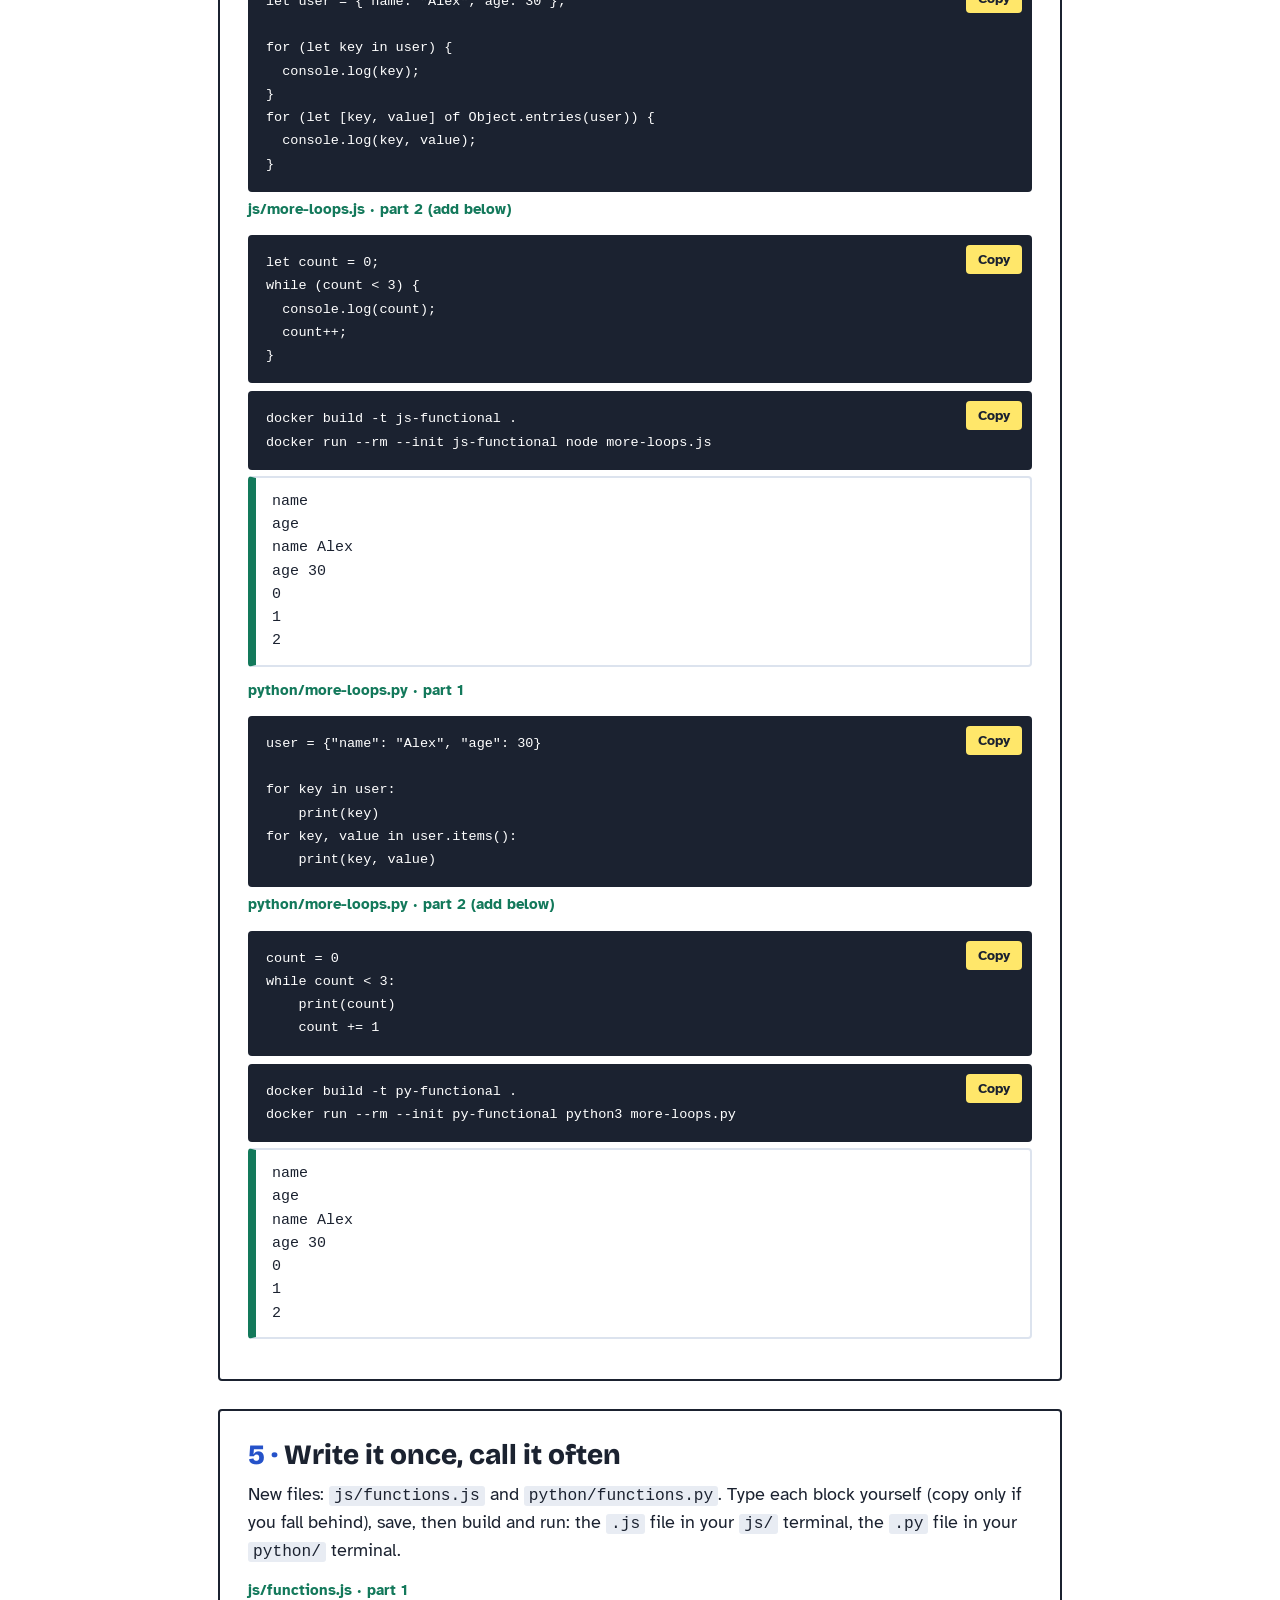
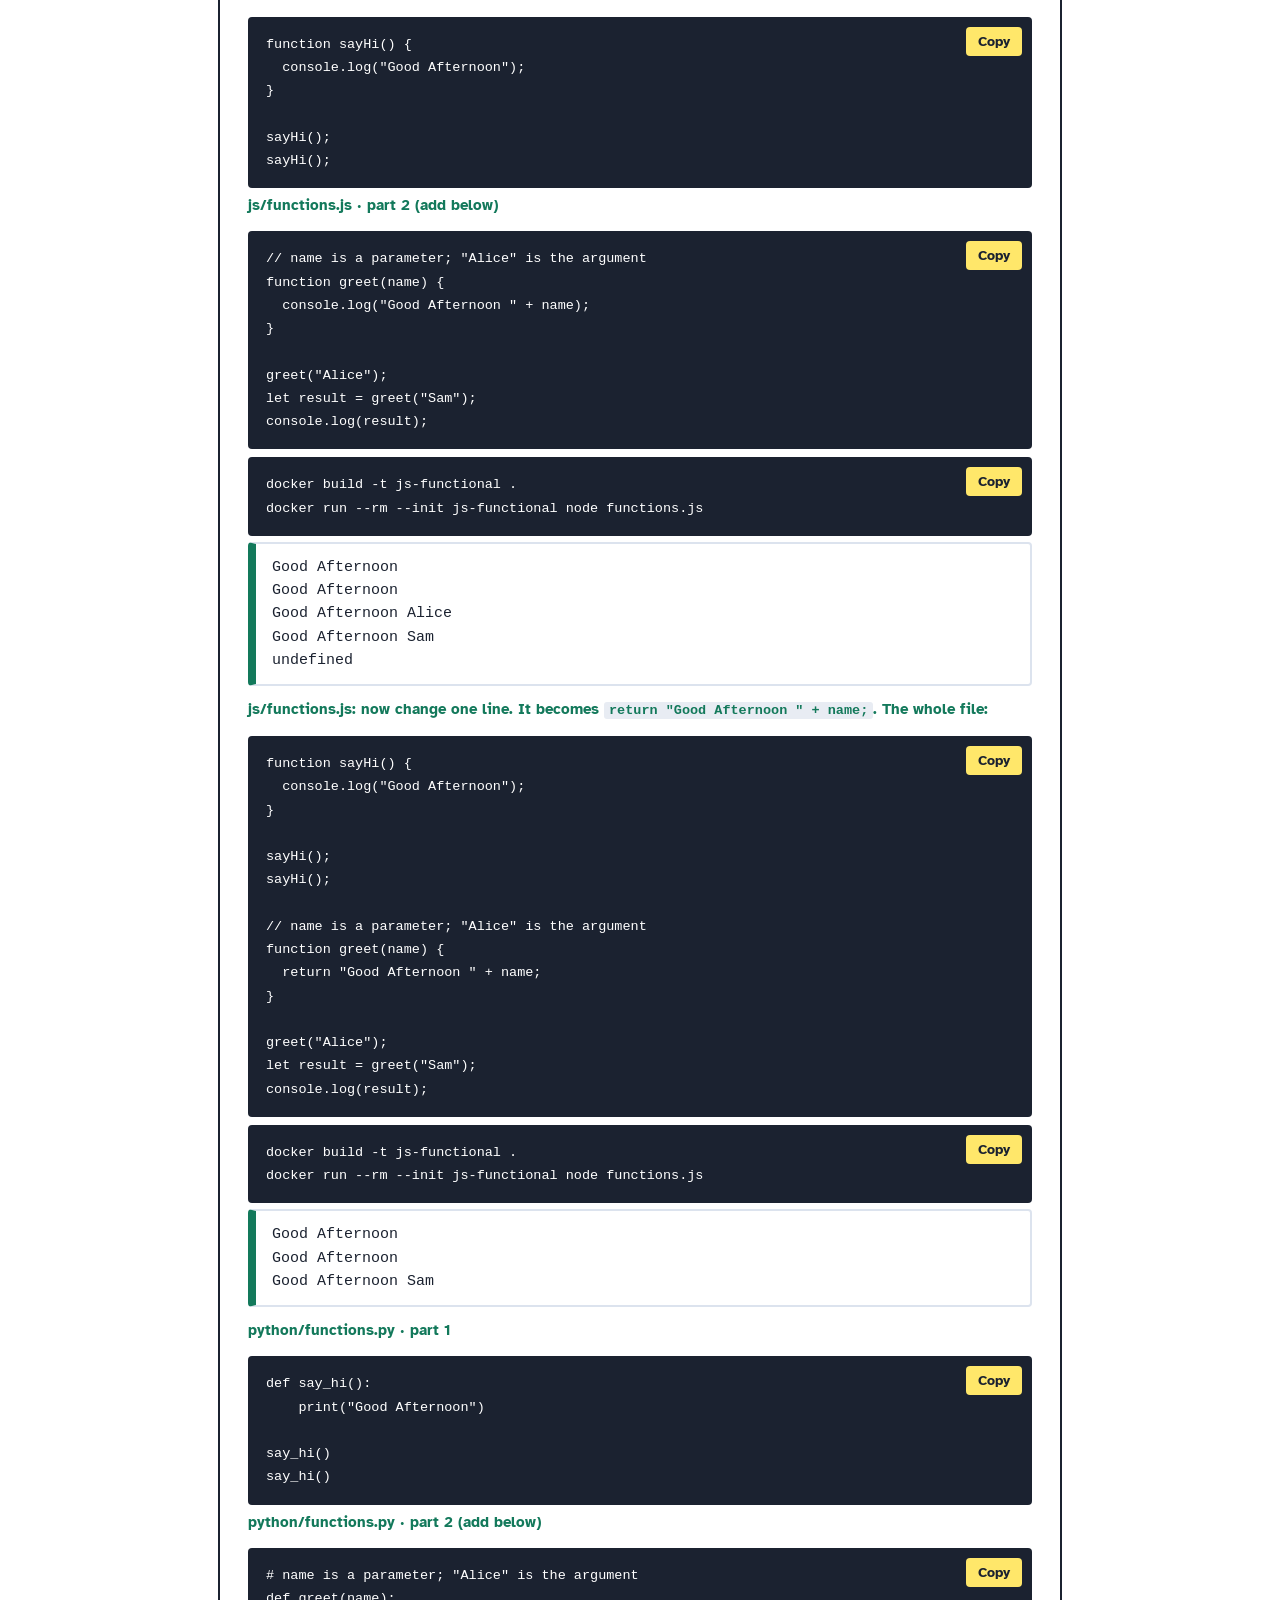
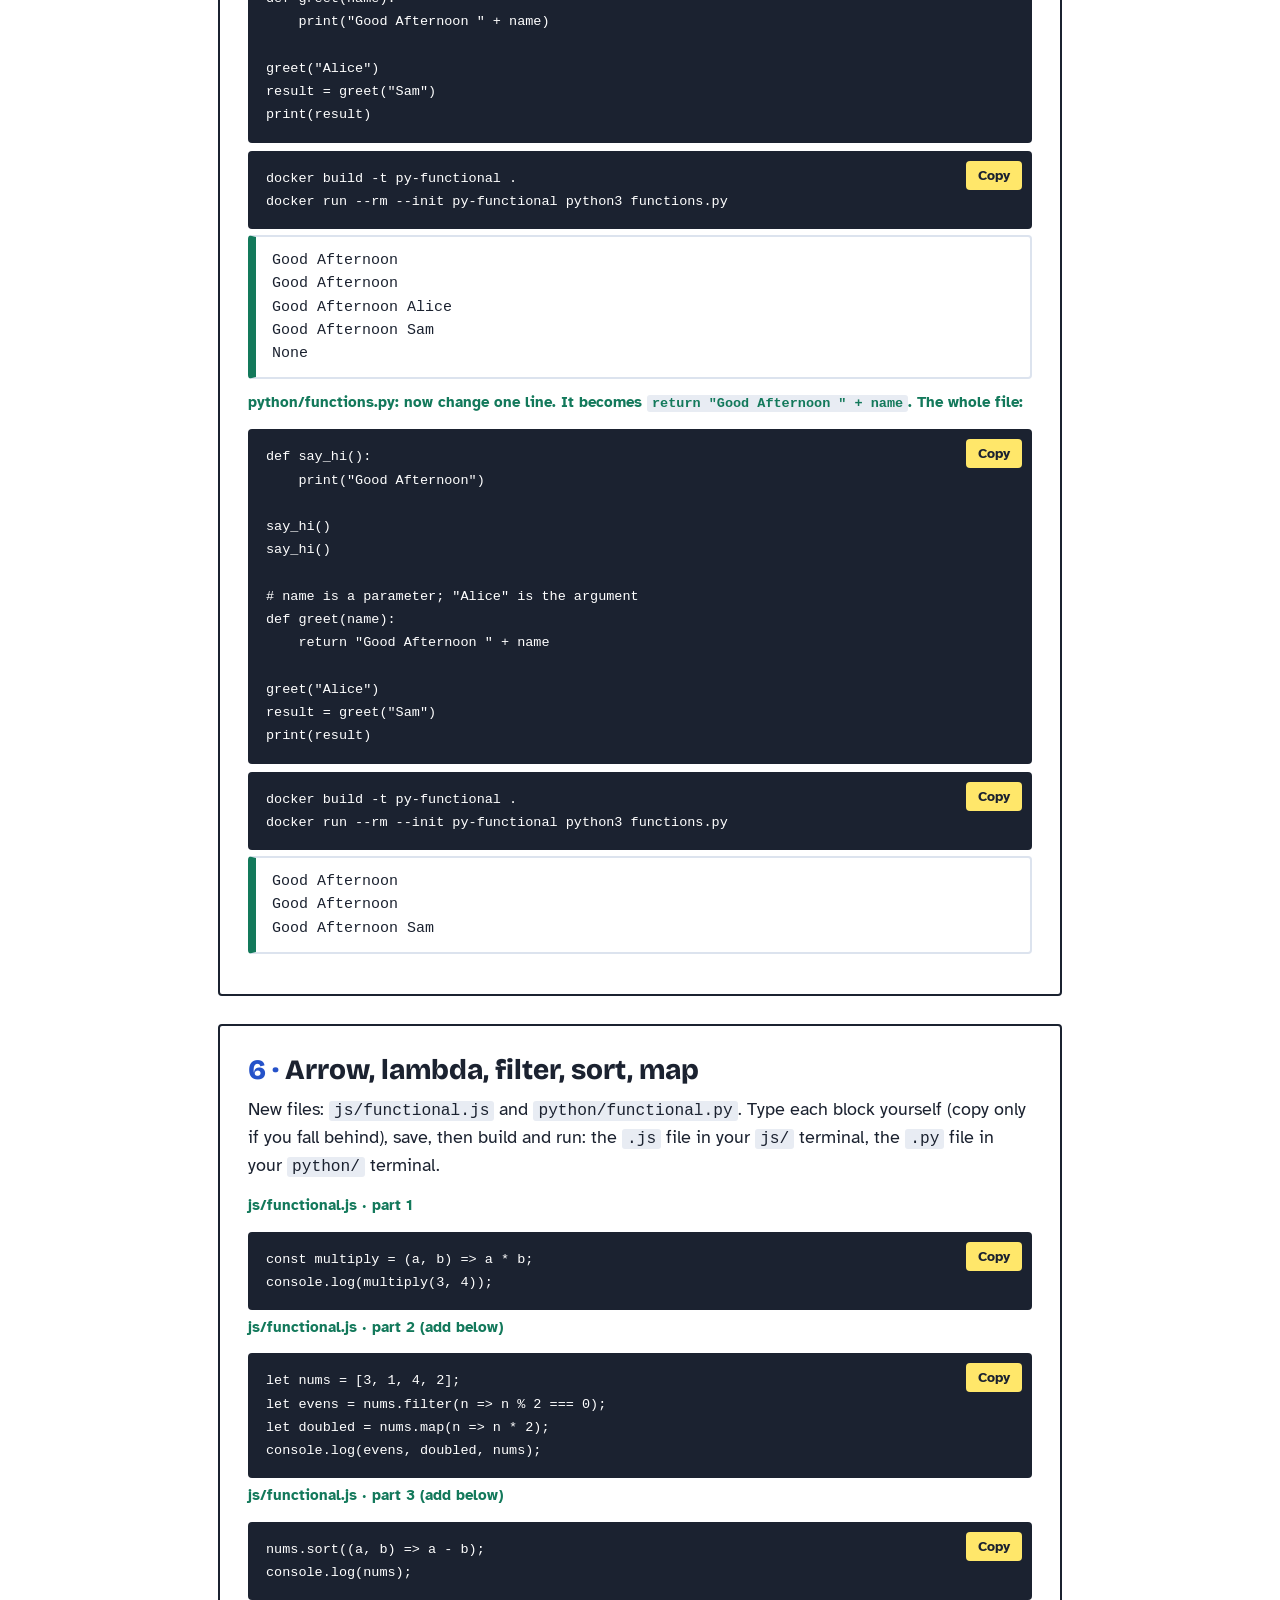
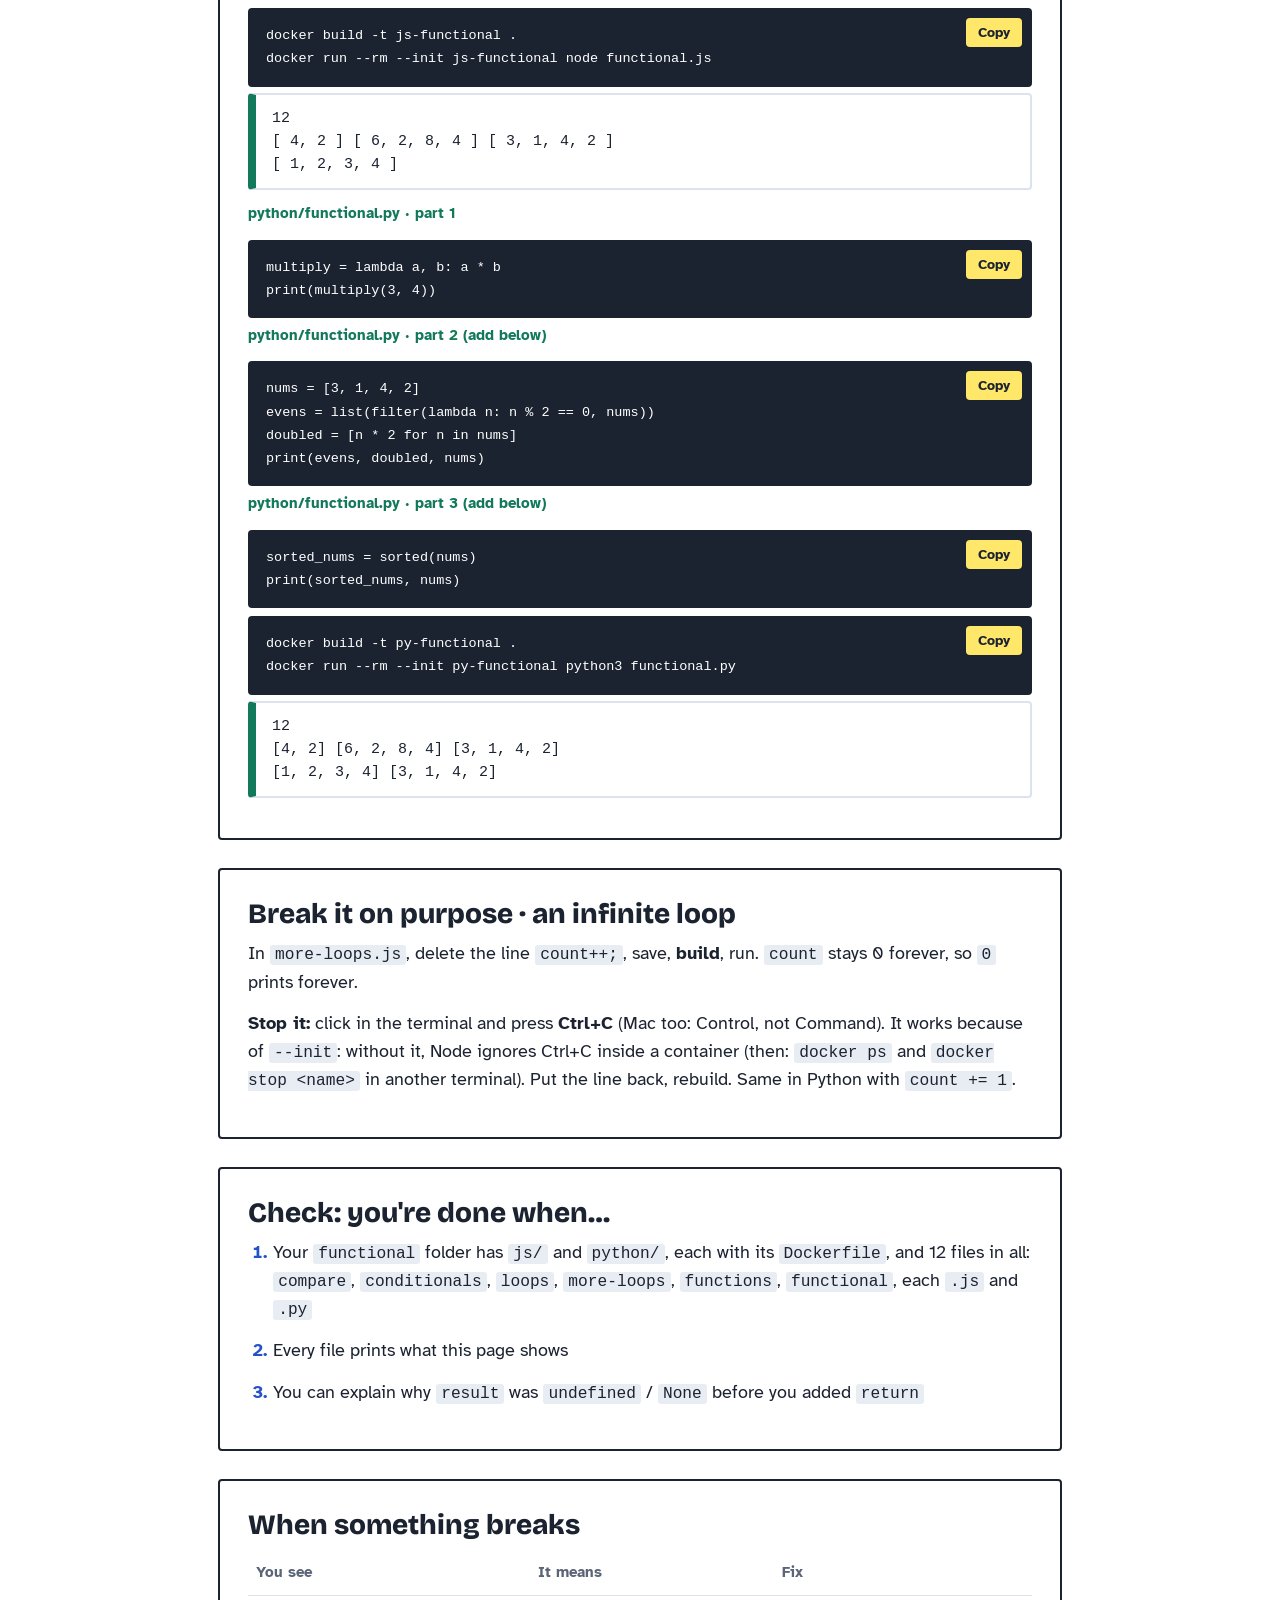
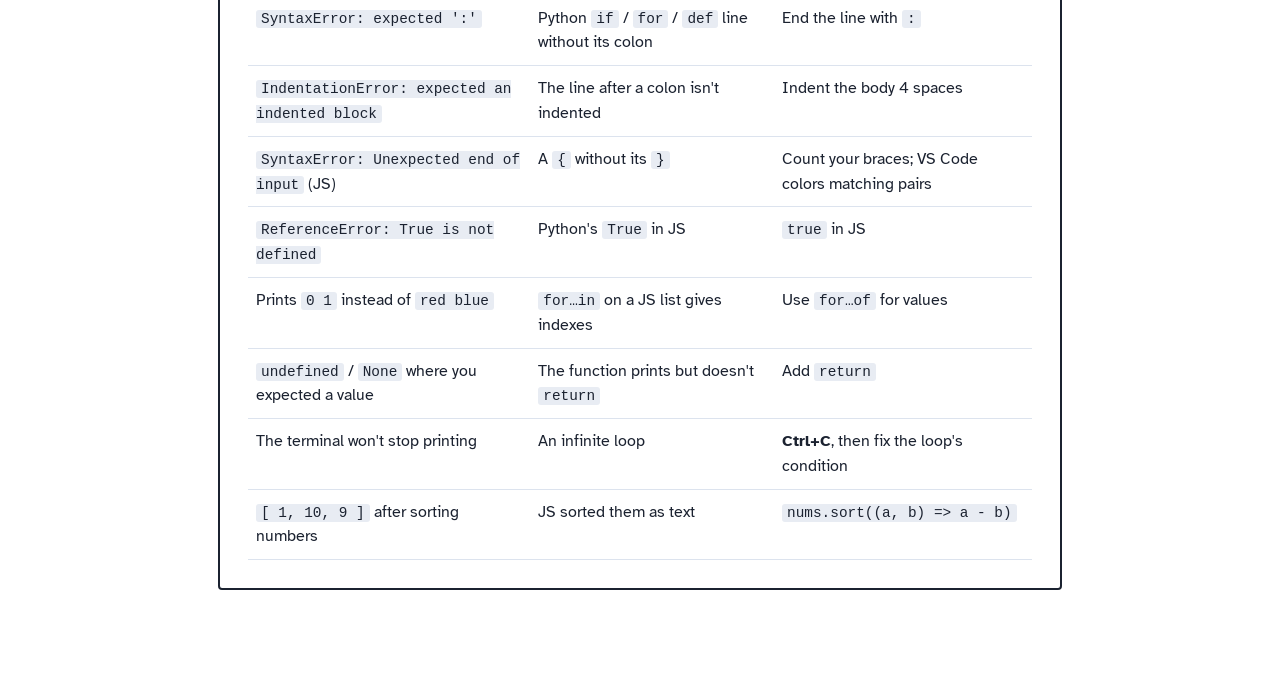
<file: lecture-2-functional-programming/code-lab/index.html>
<!doctype html>
<html lang="en">
<head>
<meta charset="utf-8">
<meta name="viewport" content="width=device-width, initial-scale=1">
<title>Code Lab 2 · Functional Programming</title>
<link href="https://fonts.googleapis.com/css2?family=Atkinson+Hyperlegible:wght@400;700&family=Bricolage+Grotesque:opsz,wght@12..96,700;12..96,800&display=swap" rel="stylesheet">
<style>
  :root { --paper:#f4f6f9; --grid:#dce3ee; --ink:#1b2230; --muted:#5b6577; --blue:#2552c9; --green:#13795b; --sticky:#ffe76a; --red:#b3261e; }
  * { box-sizing: border-box; }
  body { margin: 0; font-family: 'Atkinson Hyperlegible', system-ui, sans-serif; color: var(--ink); font-size: 18px; line-height: 1.55;
    background: var(--paper) linear-gradient(var(--grid) 1px, transparent 1px) -1px -1px / 40px 40px,
                linear-gradient(90deg, var(--grid) 1px, transparent 1px) -1px -1px / 40px 40px; }
  main { max-width: 900px; margin: 0 auto; padding: 48px 28px 80px; }
  .back { color: var(--blue); font-weight: 700; }
  h1 { font: 800 clamp(40px, 6vw, 64px)/0.98 'Bricolage Grotesque', sans-serif; letter-spacing: -0.03em; margin: 18px 0 14px; }
  .lede { color: var(--muted); font-size: 20px; margin: 0 0 28px; max-width: 62ch; }
  h2 { font: 800 28px/1.15 'Bricolage Grotesque', sans-serif; margin: 0 0 10px; }
  h3 { font: 800 21px 'Bricolage Grotesque', sans-serif; margin: 26px 0 6px; }
  section { background: #fff; border: 2px solid var(--ink); border-radius: 4px; padding: 28px; margin-bottom: 28px; }
  section > p { margin: 0 0 14px; }
  .choose { display: grid; grid-template-columns: 1fr 1fr; gap: 16px; margin-bottom: 32px; }
  .choose a { display: block; background: #fff; border: 2px solid var(--grid); border-radius: 4px; padding: 16px 18px; color: var(--ink); text-decoration: none; }
  .choose a:hover, .choose a:focus-visible { border-color: var(--blue); }
  .choose b { display: block; color: var(--blue); font-size: 20px; }
  .choose span { color: var(--muted); font-size: 16px; }
  @media (max-width: 700px) { .choose { grid-template-columns: 1fr; } }
  ol.steps { padding-left: 1.4em; margin: 0 0 8px; }
  ol.steps > li { margin-bottom: 14px; }
  ol.steps > li::marker { font-weight: 700; color: var(--blue); }
  code { font-size: 0.9em; background: #e8ecf3; padding: 1px 5px; border-radius: 3px; }
  .cmdwrap { position: relative; margin: 8px 0 6px; }
  pre.cmd { background: var(--ink); color: #fff; padding: 16px 18px; padding-right: 90px; border-radius: 4px; overflow-x: auto; margin: 0; font-size: 15px; }
  pre.cmd code { background: none; padding: 0; }
  pre.json { max-height: 420px; }
  pre.pic { background: #fff; border: 2px solid var(--grid); border-radius: 4px; padding: 14px 18px; overflow-x: auto; font-size: 15px; margin: 8px 0 14px; }
  .copy { position: absolute; top: 10px; right: 10px; font: 700 14px 'Atkinson Hyperlegible'; padding: 6px 12px; border-radius: 4px; border: 0; background: var(--sticky); color: var(--ink); cursor: pointer; }
  .note { margin: 10px 0 0; padding: 14px 18px; background: var(--sticky); transform: rotate(-0.4deg); }
  .req { border: 2px solid var(--grid); border-radius: 4px; padding: 16px 18px; margin: 14px 0; }
  .req h3 { margin: 0 0 8px; display: flex; align-items: baseline; gap: 10px; flex-wrap: wrap; }
  .method { font: 700 15px 'Atkinson Hyperlegible'; color: #fff; background: var(--blue); padding: 2px 8px; border-radius: 3px; }
  .method.post { background: var(--green); }
  .req dl { display: grid; grid-template-columns: max-content 1fr; gap: 4px 14px; margin: 0; }
  .req dt { font-weight: 700; color: var(--muted); }
  .req dd { margin: 0; overflow-wrap: anywhere; }
  .expect { color: var(--green); font-weight: 700; }
  .bad { color: var(--red); font-weight: 700; }
  table { width: 100%; border-collapse: collapse; font-size: 16px; }
  th, td { text-align: left; padding: 10px 8px; border-bottom: 1px solid var(--grid); vertical-align: top; }
  th { font-size: 15px; color: var(--muted); }
  .dl { display: inline-block; background: var(--sticky); color: var(--ink); font-weight: 700; text-decoration: none; padding: 12px 18px; border-radius: 4px; margin: 4px 0 10px; }
  details { margin-top: 10px; } summary { cursor: pointer; font-weight: 700; color: var(--blue); }
  a { color: var(--blue); }
  a:focus-visible, summary:focus-visible, .copy:focus-visible { outline: 3px solid var(--blue); outline-offset: 2px; }

  pre.see { background: #fff; border: 2px solid var(--grid); border-left: 8px solid var(--green); border-radius: 4px; padding: 12px 16px; overflow-x: auto; font-size: 15px; margin: 6px 0 12px; }
  pre.see .e { color: var(--red); white-space: pre-wrap; }
  .label { font-weight: 700; color: var(--green); font-size: 15px; margin-top: 6px; }
  .os { display: grid; grid-template-columns: 1fr; gap: 0 20px; }
  .os h4 { margin: 6px 0 2px; font-size: 16px; }
  @media (max-width: 700px) { .os { grid-template-columns: 1fr; } }
  section h2 .n { color: var(--blue); }
  td code { overflow-wrap: anywhere; }
  .os > div, ol.steps > li { min-width: 0; }
  @media (max-width: 700px) { table { display: block; overflow-x: auto; } section { padding: 18px; } }
</style>
</head>
<body>
<main>
  <a class="back" href="../../">← JS &amp; Python home</a>
  <h1>Code Lab 2: decisions, loops and functions</h1>
  <p class="lede">Type along with Lecture 2. Each section is one pair of files that do the same thing in JavaScript and Python. Run after every part, not just at the end: small steps make mistakes easy to find.</p>

  <div class="choose">
    <a href="#s1"><b>In class</b><span>Sections 1–6 follow the slides.</span></a>
    <a href="#breaks"><b>Something broke?</b><span>Jump to the table at the bottom.</span></a>
  </div>

  <section>
    <h2>Before you start</h2>
    <ol class="steps">
      <li>A new folder for today, opened in VS Code:
        <div class="cmdwrap"><pre class="cmd"><code>mkdir functional
cd functional
mkdir js python
code .</code></pre><button type="button" class="copy">Copy</button></div></li>
      <li>One <code>Dockerfile</code> in each folder (same as Code Lab 1, with today's file as the default). First <code>js/Dockerfile</code>, then <code>python/Dockerfile</code>:
        <div class="cmdwrap"><pre class="cmd"><code>FROM node:18-alpine
WORKDIR /app
COPY . .
CMD ["node", "compare.js"]</code></pre><button type="button" class="copy">Copy</button></div>
        <div class="cmdwrap"><pre class="cmd"><code>FROM python:3.11-slim
WORKDIR /app
COPY . .
CMD ["python3", "compare.py"]</code></pre><button type="button" class="copy">Copy</button></div>
        Images today: <code>js-functional</code> (build it from <code>js/</code>) and <code>py-functional</code> (from <code>python/</code>). Two terminals: one <code>cd js</code>, one <code>cd python</code>. Rebuild after every edit.</li>
      <li>Python counts spaces: indent with <b>4 spaces</b> (VS Code's Tab key does this in a <code>.py</code> file).</li>
    </ol>
  </section>

  <section id="s1">
    <h2><span class="n">1 ·</span> Comparisons give true or false</h2>
    <p>New files: <code>js/compare.js</code> and <code>python/compare.py</code>. Type each block yourself (copy only if you fall behind), save, then build and run: the <code>.js</code> file in your <code>js/</code> terminal, the <code>.py</code> file in your <code>python/</code> terminal.</p>
    <p class="label">js/compare.js · part 1</p>
    <div class="cmdwrap"><pre class="cmd"><code>let age = 18;
console.log(age &gt;= 18);
console.log(age &lt; 18);
console.log(age === 18, age !== 21);</code></pre><button type="button" class="copy">Copy</button></div>
    <p class="label">js/compare.js · part 2 (add below)</p>
    <div class="cmdwrap"><pre class="cmd"><code>// === also checks the type. Use it.
console.log(5 == &quot;5&quot;);
console.log(5 === &quot;5&quot;);</code></pre><button type="button" class="copy">Copy</button></div>
    <div class="cmdwrap"><pre class="cmd"><code>docker build -t js-functional .
docker run --rm --init js-functional node compare.js</code></pre><button type="button" class="copy">Copy</button></div>
<pre class="see">true
false
true true
true
false</pre>
    <p class="label">python/compare.py · part 1</p>
    <div class="cmdwrap"><pre class="cmd"><code>age = 18
print(age &gt;= 18)
print(age &lt; 18)
print(age == 18, age != 21)</code></pre><button type="button" class="copy">Copy</button></div>
    <p class="label">python/compare.py · part 2 (add below)</p>
    <div class="cmdwrap"><pre class="cmd"><code># Python&#x27;s == never mixes types
print(5 == &quot;5&quot;)</code></pre><button type="button" class="copy">Copy</button></div>
    <div class="cmdwrap"><pre class="cmd"><code>docker build -t py-functional .
docker run --rm --init py-functional python3 compare.py</code></pre><button type="button" class="copy">Copy</button></div>
<pre class="see">True
False
True True
False</pre>
  </section>

  <section id="s2">
    <h2><span class="n">2 ·</span> if / else if / else</h2>
    <p>New files: <code>js/conditionals.js</code> and <code>python/conditionals.py</code>. Type each block yourself (copy only if you fall behind), save, then build and run: the <code>.js</code> file in your <code>js/</code> terminal, the <code>.py</code> file in your <code>python/</code> terminal.</p>
    <p class="label">js/conditionals.js · part 1</p>
    <div class="cmdwrap"><pre class="cmd"><code>let score = 85;

if (score &gt;= 90) {
  console.log(&quot;Pass with Honors&quot;);
} else if (score &gt;= 70) {
  console.log(&quot;Pass&quot;);
} else {
  console.log(&quot;Fail&quot;);
}</code></pre><button type="button" class="copy">Copy</button></div>
    <p class="label">js/conditionals.js · part 2 (add below)</p>
    <div class="cmdwrap"><pre class="cmd"><code>// AND: both must be true
let age = 21;
let hasId = true;

if (age &gt;= 21 &amp;&amp; hasId) {
  console.log(&quot;This adult can drink&quot;);
} else if (age &gt;= 18) {
  console.log(&quot;This is an adult but can&#x27;t drink&quot;);
} else {
  console.log(&quot;This person is a minor&quot;);
}</code></pre><button type="button" class="copy">Copy</button></div>
    <div class="cmdwrap"><pre class="cmd"><code>docker build -t js-functional .
docker run --rm --init js-functional node conditionals.js</code></pre><button type="button" class="copy">Copy</button></div>
<pre class="see">Pass
This adult can drink</pre>
    <p class="label">python/conditionals.py · part 1</p>
    <div class="cmdwrap"><pre class="cmd"><code>score = 85

if score &gt;= 90:
    print(&quot;Pass with Honors&quot;)
elif score &gt;= 70:
    print(&quot;Pass&quot;)
else:
    print(&quot;Fail&quot;)</code></pre><button type="button" class="copy">Copy</button></div>
    <p class="label">python/conditionals.py · part 2 (add below)</p>
    <div class="cmdwrap"><pre class="cmd"><code># OR: one of the two is enough
hungry = False
bored = True

if hungry or bored:
    print(&quot;cook a meal&quot;)
else:
    print(&quot;You don&#x27;t need to eat&quot;)</code></pre><button type="button" class="copy">Copy</button></div>
    <div class="cmdwrap"><pre class="cmd"><code>docker build -t py-functional .
docker run --rm --init py-functional python3 conditionals.py</code></pre><button type="button" class="copy">Copy</button></div>
<pre class="see">Pass
cook a meal</pre>
  </section>

  <section id="s3">
    <h2><span class="n">3 ·</span> Loop a list: by value, by index, or both</h2>
    <p>New files: <code>js/loops.js</code> and <code>python/loops.py</code>. Type each block yourself (copy only if you fall behind), save, then build and run: the <code>.js</code> file in your <code>js/</code> terminal, the <code>.py</code> file in your <code>python/</code> terminal.</p>
    <p class="label">js/loops.js · part 1</p>
    <div class="cmdwrap"><pre class="cmd"><code>let colors = [&quot;red&quot;, &quot;green&quot;, &quot;blue&quot;];

// by value: for...of
for (let color of colors) {
  console.log(color);
}</code></pre><button type="button" class="copy">Copy</button></div>
    <p class="label">js/loops.js · part 2 (add below)</p>
    <div class="cmdwrap"><pre class="cmd"><code>// by index
for (let i = 0; i &lt; colors.length; i++) {
  console.log(i, colors[i]);
}</code></pre><button type="button" class="copy">Copy</button></div>
    <p class="label">js/loops.js · part 3 (add below)</p>
    <div class="cmdwrap"><pre class="cmd"><code>// both
for (const [idx, color] of colors.entries()) {
  console.log(idx, color);
}</code></pre><button type="button" class="copy">Copy</button></div>
    <div class="cmdwrap"><pre class="cmd"><code>docker build -t js-functional .
docker run --rm --init js-functional node loops.js</code></pre><button type="button" class="copy">Copy</button></div>
<pre class="see">red
green
blue
0 red
1 green
2 blue
0 red
1 green
2 blue</pre>
    <p class="label">python/loops.py · part 1</p>
    <div class="cmdwrap"><pre class="cmd"><code>colors = [&quot;red&quot;, &quot;green&quot;, &quot;blue&quot;]

# by value: for...in
for color in colors:
    print(color)</code></pre><button type="button" class="copy">Copy</button></div>
    <p class="label">python/loops.py · part 2 (add below)</p>
    <div class="cmdwrap"><pre class="cmd"><code># by index
for idx in range(len(colors)):
    print(idx, colors[idx])</code></pre><button type="button" class="copy">Copy</button></div>
    <p class="label">python/loops.py · part 3 (add below)</p>
    <div class="cmdwrap"><pre class="cmd"><code># both
for idx, color in enumerate(colors):
    print(idx, color)</code></pre><button type="button" class="copy">Copy</button></div>
    <div class="cmdwrap"><pre class="cmd"><code>docker build -t py-functional .
docker run --rm --init py-functional python3 loops.py</code></pre><button type="button" class="copy">Copy</button></div>
<pre class="see">red
green
blue
0 red
1 green
2 blue
0 red
1 green
2 blue</pre>
  </section>

  <section id="s4">
    <h2><span class="n">4 ·</span> Loop an object or dict, then while</h2>
    <p>New files: <code>js/more-loops.js</code> and <code>python/more-loops.py</code>. Type each block yourself (copy only if you fall behind), save, then build and run: the <code>.js</code> file in your <code>js/</code> terminal, the <code>.py</code> file in your <code>python/</code> terminal.</p>
    <p class="label">js/more-loops.js · part 1</p>
    <div class="cmdwrap"><pre class="cmd"><code>let user = { name: &quot;Alex&quot;, age: 30 };

for (let key in user) {
  console.log(key);
}
for (let [key, value] of Object.entries(user)) {
  console.log(key, value);
}</code></pre><button type="button" class="copy">Copy</button></div>
    <p class="label">js/more-loops.js · part 2 (add below)</p>
    <div class="cmdwrap"><pre class="cmd"><code>let count = 0;
while (count &lt; 3) {
  console.log(count);
  count++;
}</code></pre><button type="button" class="copy">Copy</button></div>
    <div class="cmdwrap"><pre class="cmd"><code>docker build -t js-functional .
docker run --rm --init js-functional node more-loops.js</code></pre><button type="button" class="copy">Copy</button></div>
<pre class="see">name
age
name Alex
age 30
0
1
2</pre>
    <p class="label">python/more-loops.py · part 1</p>
    <div class="cmdwrap"><pre class="cmd"><code>user = {&quot;name&quot;: &quot;Alex&quot;, &quot;age&quot;: 30}

for key in user:
    print(key)
for key, value in user.items():
    print(key, value)</code></pre><button type="button" class="copy">Copy</button></div>
    <p class="label">python/more-loops.py · part 2 (add below)</p>
    <div class="cmdwrap"><pre class="cmd"><code>count = 0
while count &lt; 3:
    print(count)
    count += 1</code></pre><button type="button" class="copy">Copy</button></div>
    <div class="cmdwrap"><pre class="cmd"><code>docker build -t py-functional .
docker run --rm --init py-functional python3 more-loops.py</code></pre><button type="button" class="copy">Copy</button></div>
<pre class="see">name
age
name Alex
age 30
0
1
2</pre>
  </section>

  <section id="s5">
    <h2><span class="n">5 ·</span> Write it once, call it often</h2>
    <p>New files: <code>js/functions.js</code> and <code>python/functions.py</code>. Type each block yourself (copy only if you fall behind), save, then build and run: the <code>.js</code> file in your <code>js/</code> terminal, the <code>.py</code> file in your <code>python/</code> terminal.</p>
    <p class="label">js/functions.js · part 1</p>
    <div class="cmdwrap"><pre class="cmd"><code>function sayHi() {
  console.log(&quot;Good Afternoon&quot;);
}

sayHi();
sayHi();</code></pre><button type="button" class="copy">Copy</button></div>
    <p class="label">js/functions.js · part 2 (add below)</p>
    <div class="cmdwrap"><pre class="cmd"><code>// name is a parameter; &quot;Alice&quot; is the argument
function greet(name) {
  console.log(&quot;Good Afternoon &quot; + name);
}

greet(&quot;Alice&quot;);
let result = greet(&quot;Sam&quot;);
console.log(result);</code></pre><button type="button" class="copy">Copy</button></div>
    <div class="cmdwrap"><pre class="cmd"><code>docker build -t js-functional .
docker run --rm --init js-functional node functions.js</code></pre><button type="button" class="copy">Copy</button></div>
<pre class="see">Good Afternoon
Good Afternoon
Good Afternoon Alice
Good Afternoon Sam
undefined</pre>
    <p class="label">js/functions.js: now change one line. It becomes <code>return &quot;Good Afternoon &quot; + name;</code>. The whole file:</p>
    <div class="cmdwrap"><pre class="cmd"><code>function sayHi() {
  console.log(&quot;Good Afternoon&quot;);
}

sayHi();
sayHi();

// name is a parameter; &quot;Alice&quot; is the argument
function greet(name) {
  return &quot;Good Afternoon &quot; + name;
}

greet(&quot;Alice&quot;);
let result = greet(&quot;Sam&quot;);
console.log(result);</code></pre><button type="button" class="copy">Copy</button></div>
    <div class="cmdwrap"><pre class="cmd"><code>docker build -t js-functional .
docker run --rm --init js-functional node functions.js</code></pre><button type="button" class="copy">Copy</button></div>
<pre class="see">Good Afternoon
Good Afternoon
Good Afternoon Sam</pre>
    <p class="label">python/functions.py · part 1</p>
    <div class="cmdwrap"><pre class="cmd"><code>def say_hi():
    print(&quot;Good Afternoon&quot;)

say_hi()
say_hi()</code></pre><button type="button" class="copy">Copy</button></div>
    <p class="label">python/functions.py · part 2 (add below)</p>
    <div class="cmdwrap"><pre class="cmd"><code># name is a parameter; &quot;Alice&quot; is the argument
def greet(name):
    print(&quot;Good Afternoon &quot; + name)

greet(&quot;Alice&quot;)
result = greet(&quot;Sam&quot;)
print(result)</code></pre><button type="button" class="copy">Copy</button></div>
    <div class="cmdwrap"><pre class="cmd"><code>docker build -t py-functional .
docker run --rm --init py-functional python3 functions.py</code></pre><button type="button" class="copy">Copy</button></div>
<pre class="see">Good Afternoon
Good Afternoon
Good Afternoon Alice
Good Afternoon Sam
None</pre>
    <p class="label">python/functions.py: now change one line. It becomes <code>return &quot;Good Afternoon &quot; + name</code>. The whole file:</p>
    <div class="cmdwrap"><pre class="cmd"><code>def say_hi():
    print(&quot;Good Afternoon&quot;)

say_hi()
say_hi()

# name is a parameter; &quot;Alice&quot; is the argument
def greet(name):
    return &quot;Good Afternoon &quot; + name

greet(&quot;Alice&quot;)
result = greet(&quot;Sam&quot;)
print(result)</code></pre><button type="button" class="copy">Copy</button></div>
    <div class="cmdwrap"><pre class="cmd"><code>docker build -t py-functional .
docker run --rm --init py-functional python3 functions.py</code></pre><button type="button" class="copy">Copy</button></div>
<pre class="see">Good Afternoon
Good Afternoon
Good Afternoon Sam</pre>
  </section>

  <section id="s6">
    <h2><span class="n">6 ·</span> Arrow, lambda, filter, sort, map</h2>
    <p>New files: <code>js/functional.js</code> and <code>python/functional.py</code>. Type each block yourself (copy only if you fall behind), save, then build and run: the <code>.js</code> file in your <code>js/</code> terminal, the <code>.py</code> file in your <code>python/</code> terminal.</p>
    <p class="label">js/functional.js · part 1</p>
    <div class="cmdwrap"><pre class="cmd"><code>const multiply = (a, b) =&gt; a * b;
console.log(multiply(3, 4));</code></pre><button type="button" class="copy">Copy</button></div>
    <p class="label">js/functional.js · part 2 (add below)</p>
    <div class="cmdwrap"><pre class="cmd"><code>let nums = [3, 1, 4, 2];
let evens = nums.filter(n =&gt; n % 2 === 0);
let doubled = nums.map(n =&gt; n * 2);
console.log(evens, doubled, nums);</code></pre><button type="button" class="copy">Copy</button></div>
    <p class="label">js/functional.js · part 3 (add below)</p>
    <div class="cmdwrap"><pre class="cmd"><code>nums.sort((a, b) =&gt; a - b);
console.log(nums);</code></pre><button type="button" class="copy">Copy</button></div>
    <div class="cmdwrap"><pre class="cmd"><code>docker build -t js-functional .
docker run --rm --init js-functional node functional.js</code></pre><button type="button" class="copy">Copy</button></div>
<pre class="see">12
[ 4, 2 ] [ 6, 2, 8, 4 ] [ 3, 1, 4, 2 ]
[ 1, 2, 3, 4 ]</pre>
    <p class="label">python/functional.py · part 1</p>
    <div class="cmdwrap"><pre class="cmd"><code>multiply = lambda a, b: a * b
print(multiply(3, 4))</code></pre><button type="button" class="copy">Copy</button></div>
    <p class="label">python/functional.py · part 2 (add below)</p>
    <div class="cmdwrap"><pre class="cmd"><code>nums = [3, 1, 4, 2]
evens = list(filter(lambda n: n % 2 == 0, nums))
doubled = [n * 2 for n in nums]
print(evens, doubled, nums)</code></pre><button type="button" class="copy">Copy</button></div>
    <p class="label">python/functional.py · part 3 (add below)</p>
    <div class="cmdwrap"><pre class="cmd"><code>sorted_nums = sorted(nums)
print(sorted_nums, nums)</code></pre><button type="button" class="copy">Copy</button></div>
    <div class="cmdwrap"><pre class="cmd"><code>docker build -t py-functional .
docker run --rm --init py-functional python3 functional.py</code></pre><button type="button" class="copy">Copy</button></div>
<pre class="see">12
[4, 2] [6, 2, 8, 4] [3, 1, 4, 2]
[1, 2, 3, 4] [3, 1, 4, 2]</pre>
  </section>
  <section id="loop">
    <h2>Break it on purpose · an infinite loop</h2>
    <p>In <code>more-loops.js</code>, delete the line <code>count++;</code>, save, <b>build</b>, run. <code>count</code> stays 0 forever, so <code>0</code> prints forever.</p>
    <p><b>Stop it:</b> click in the terminal and press <b>Ctrl+C</b> (Mac too: Control, not Command). It works because of <code>--init</code>: without it, Node ignores Ctrl+C inside a container (then: <code>docker ps</code> and <code>docker stop &lt;name&gt;</code> in another terminal). Put the line back, rebuild. Same in Python with <code>count += 1</code>.</p>
  </section>

  <section>
    <h2>Check: you're done when…</h2>
    <ol class="steps">
      <li>Your <code>functional</code> folder has <code>js/</code> and <code>python/</code>, each with its <code>Dockerfile</code>, and 12 files in all: <code>compare</code>, <code>conditionals</code>, <code>loops</code>, <code>more-loops</code>, <code>functions</code>, <code>functional</code>, each <code>.js</code> and <code>.py</code></li>
      <li>Every file prints what this page shows</li>
      <li>You can explain why <code>result</code> was <code>undefined</code> / <code>None</code> before you added <code>return</code></li>
    </ol>
  </section>

  <section id="breaks">
    <h2>When something breaks</h2>
    <table>
      <tr><th>You see</th><th>It means</th><th>Fix</th></tr>
      <tr><td><code>SyntaxError: expected ':'</code></td><td>Python <code>if</code> / <code>for</code> / <code>def</code> line without its colon</td><td>End the line with <code>:</code></td></tr>
      <tr><td><code>IndentationError: expected an indented block</code></td><td>The line after a colon isn't indented</td><td>Indent the body 4 spaces</td></tr>
      <tr><td><code>SyntaxError: Unexpected end of input</code> (JS)</td><td>A <code>{</code> without its <code>}</code></td><td>Count your braces; VS Code colors matching pairs</td></tr>
      <tr><td><code>ReferenceError: True is not defined</code></td><td>Python's <code>True</code> in JS</td><td><code>true</code> in JS</td></tr>
      <tr><td>Prints <code>0 1</code> instead of <code>red blue</code></td><td><code>for…in</code> on a JS list gives indexes</td><td>Use <code>for…of</code> for values</td></tr>
      <tr><td><code>undefined</code> / <code>None</code> where you expected a value</td><td>The function prints but doesn't <code>return</code></td><td>Add <code>return</code></td></tr>
      <tr><td>The terminal won't stop printing</td><td>An infinite loop</td><td><b>Ctrl+C</b>, then fix the loop's condition</td></tr>
      <tr><td><code>[ 1, 10, 9 ]</code> after sorting numbers</td><td>JS sorted them as text</td><td><code>nums.sort((a, b) =&gt; a - b)</code></td></tr>
    </table>
  </section>
</main>
<script>
  document.querySelectorAll('.copy').forEach((b) => b.onclick = async () => {
    await navigator.clipboard.writeText(b.previousElementSibling.innerText.trim()); b.textContent = 'Copied'; setTimeout(() => (b.textContent = 'Copy'), 1500)
  })
</script>
</body>
</html>
</file>
